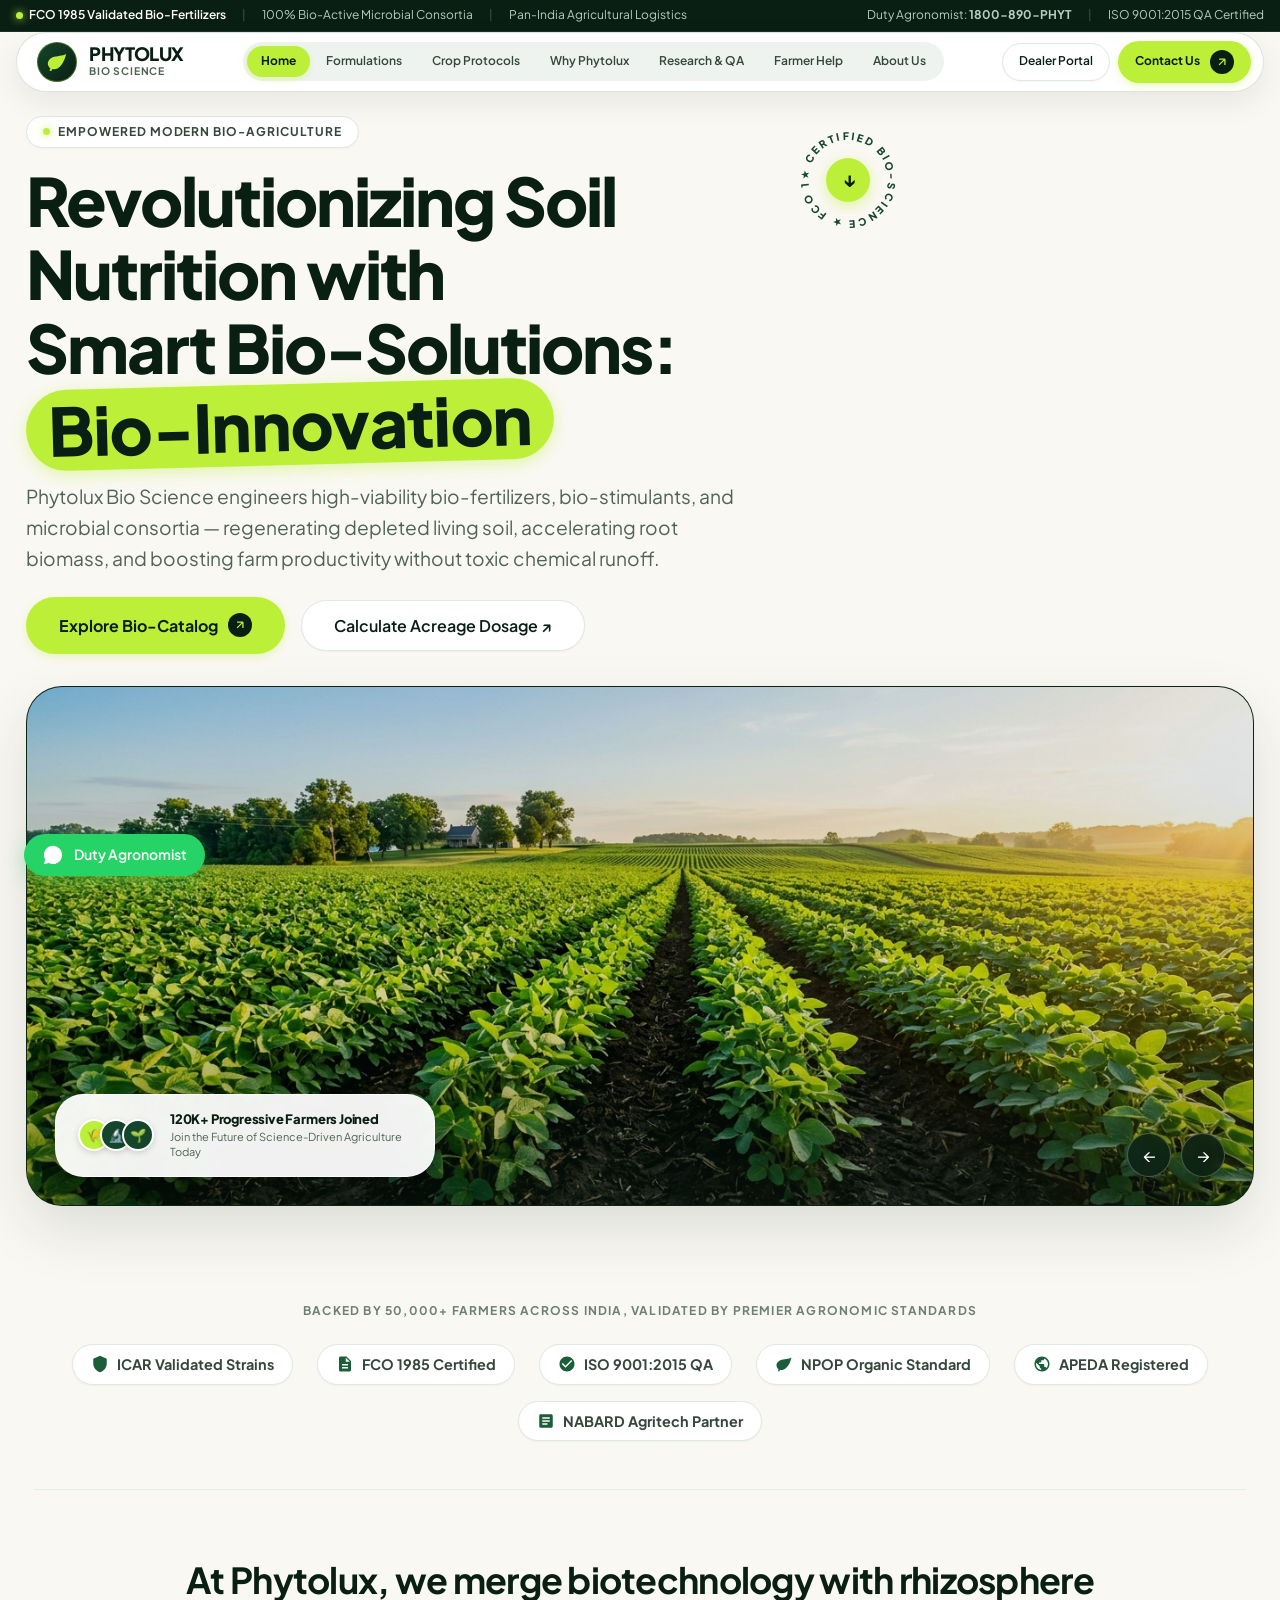
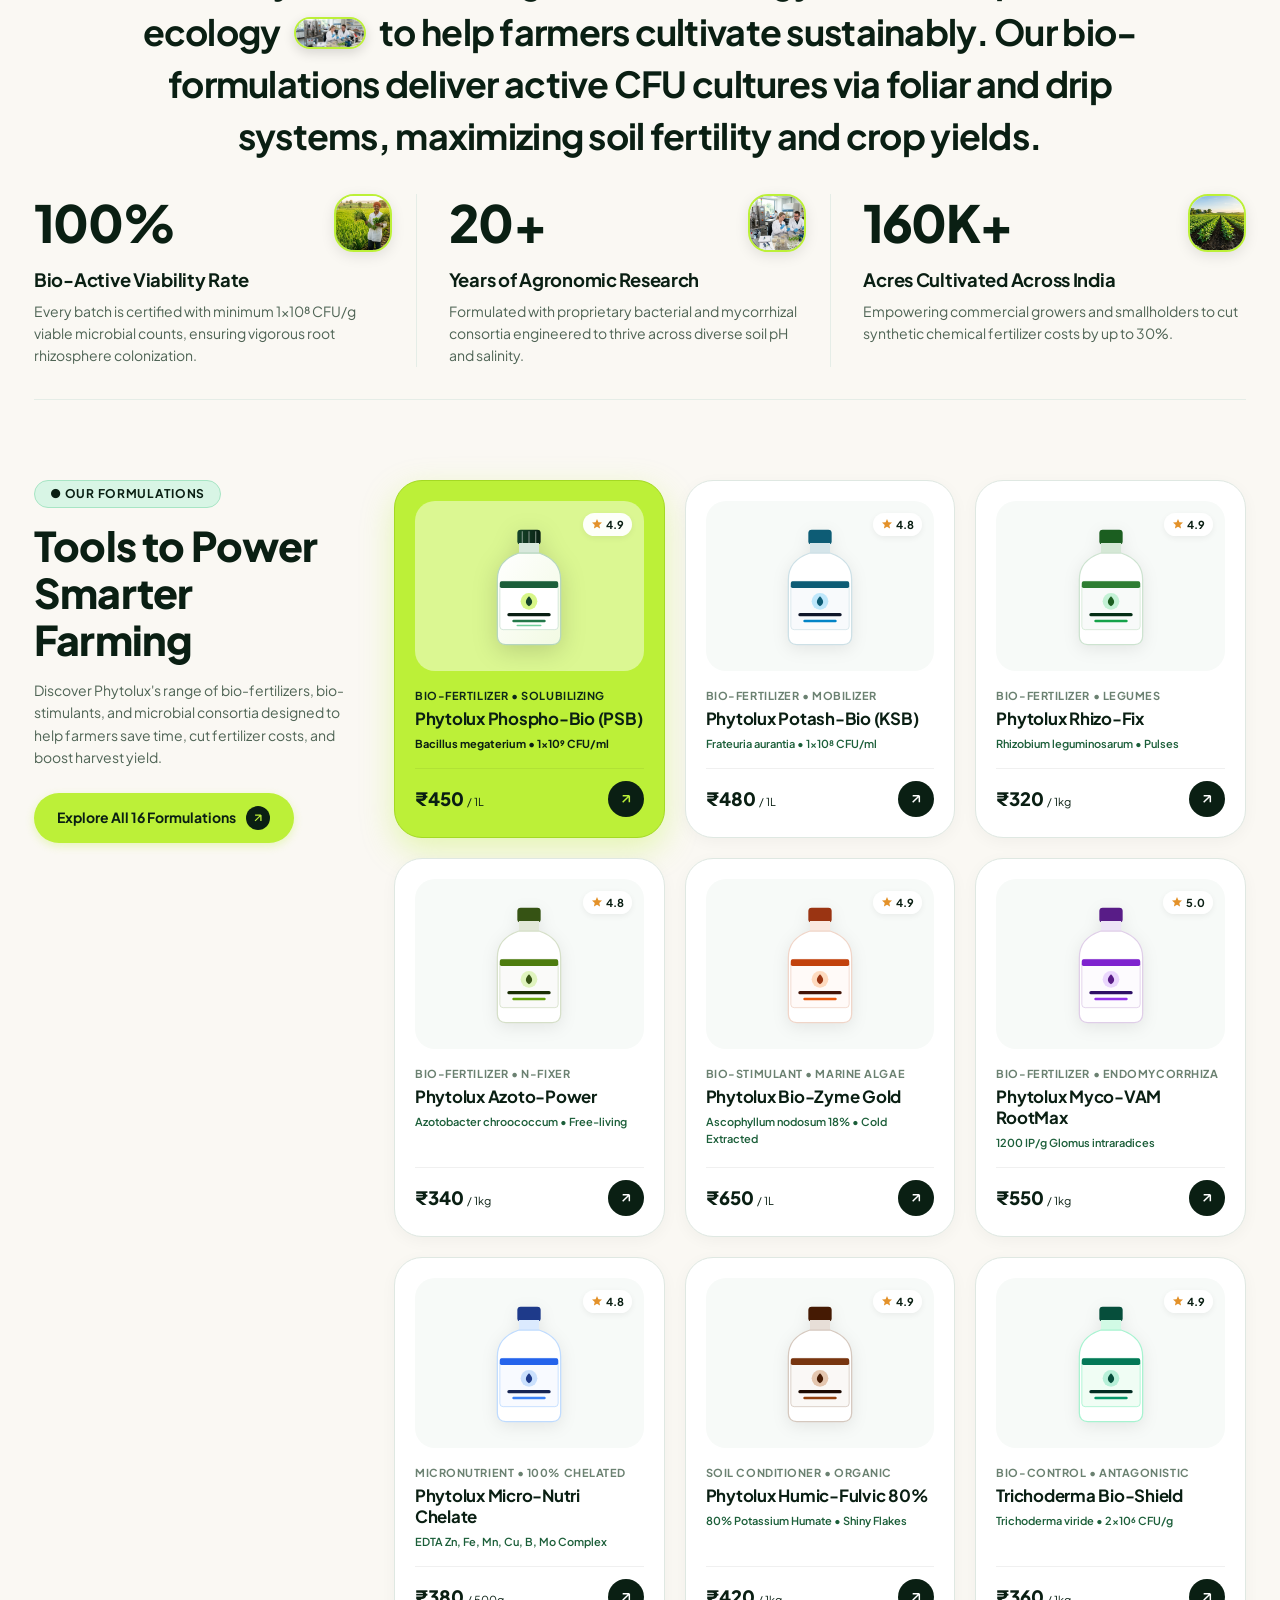
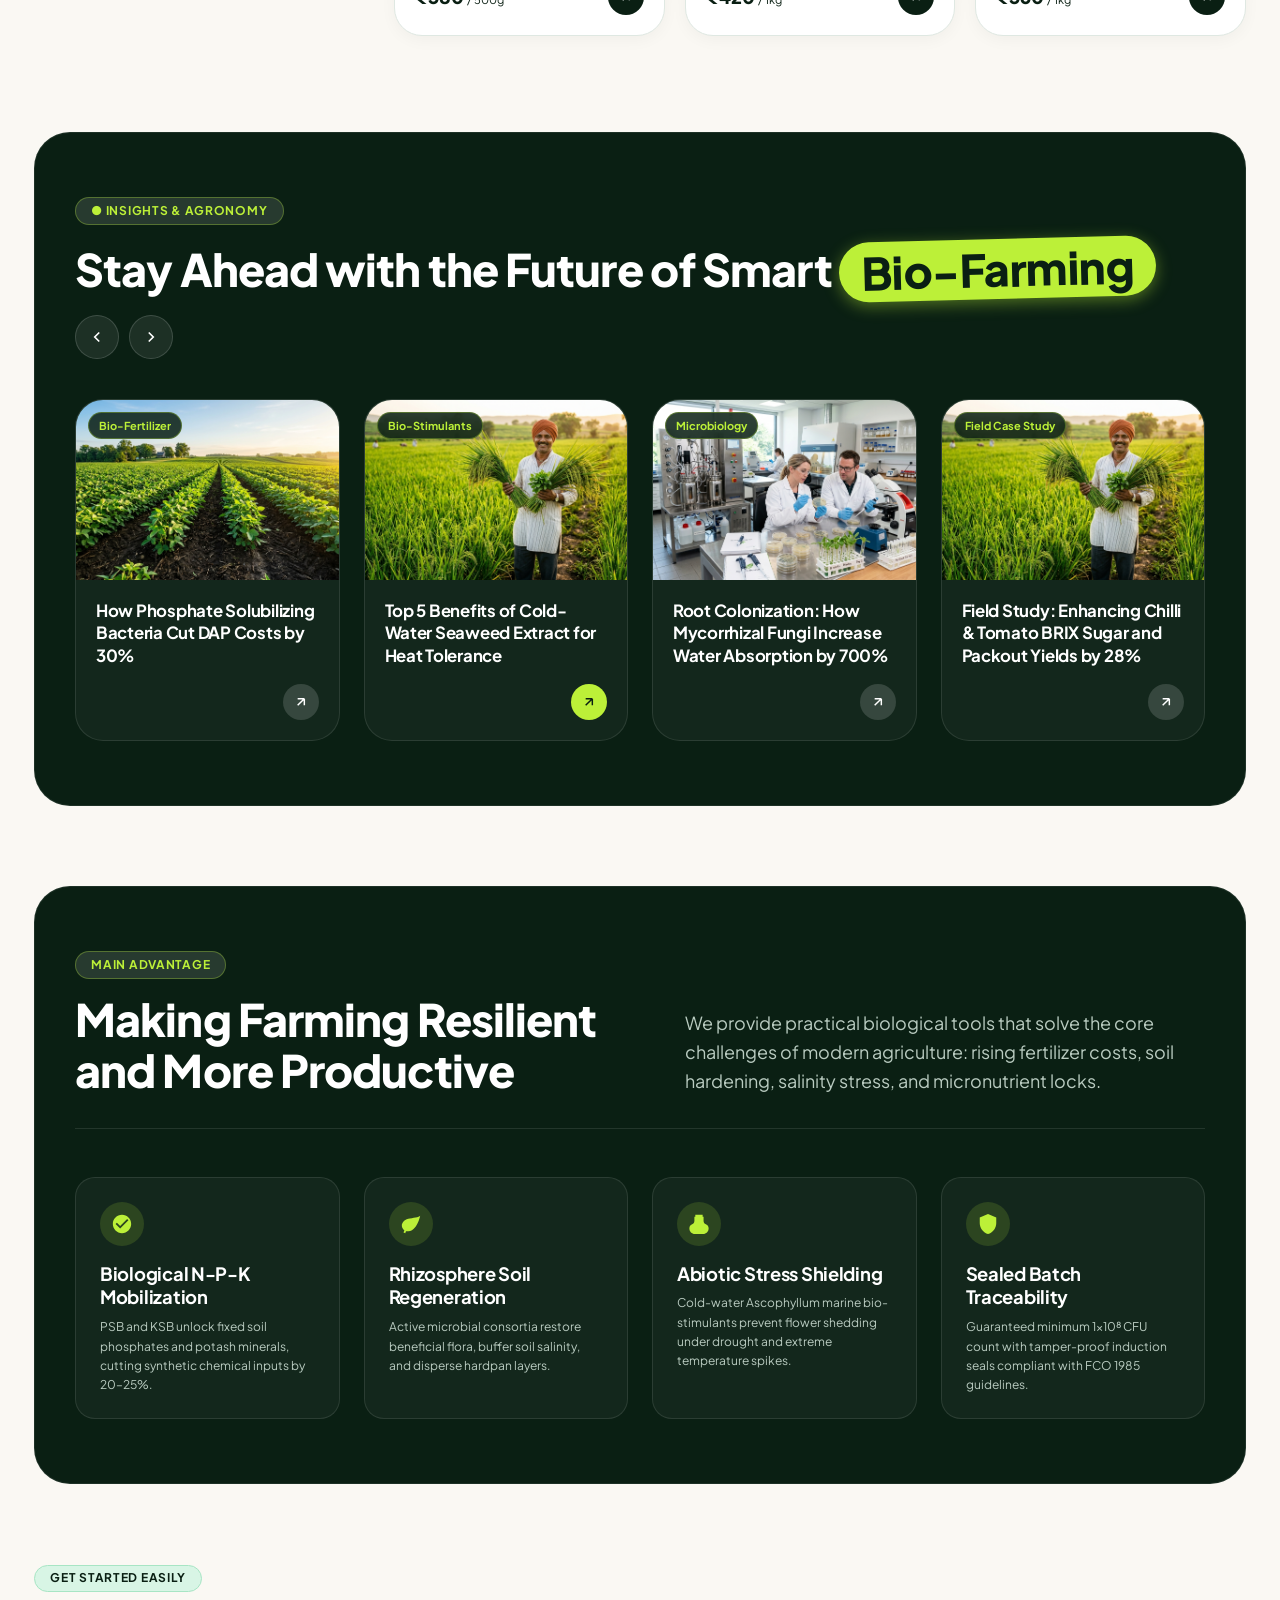
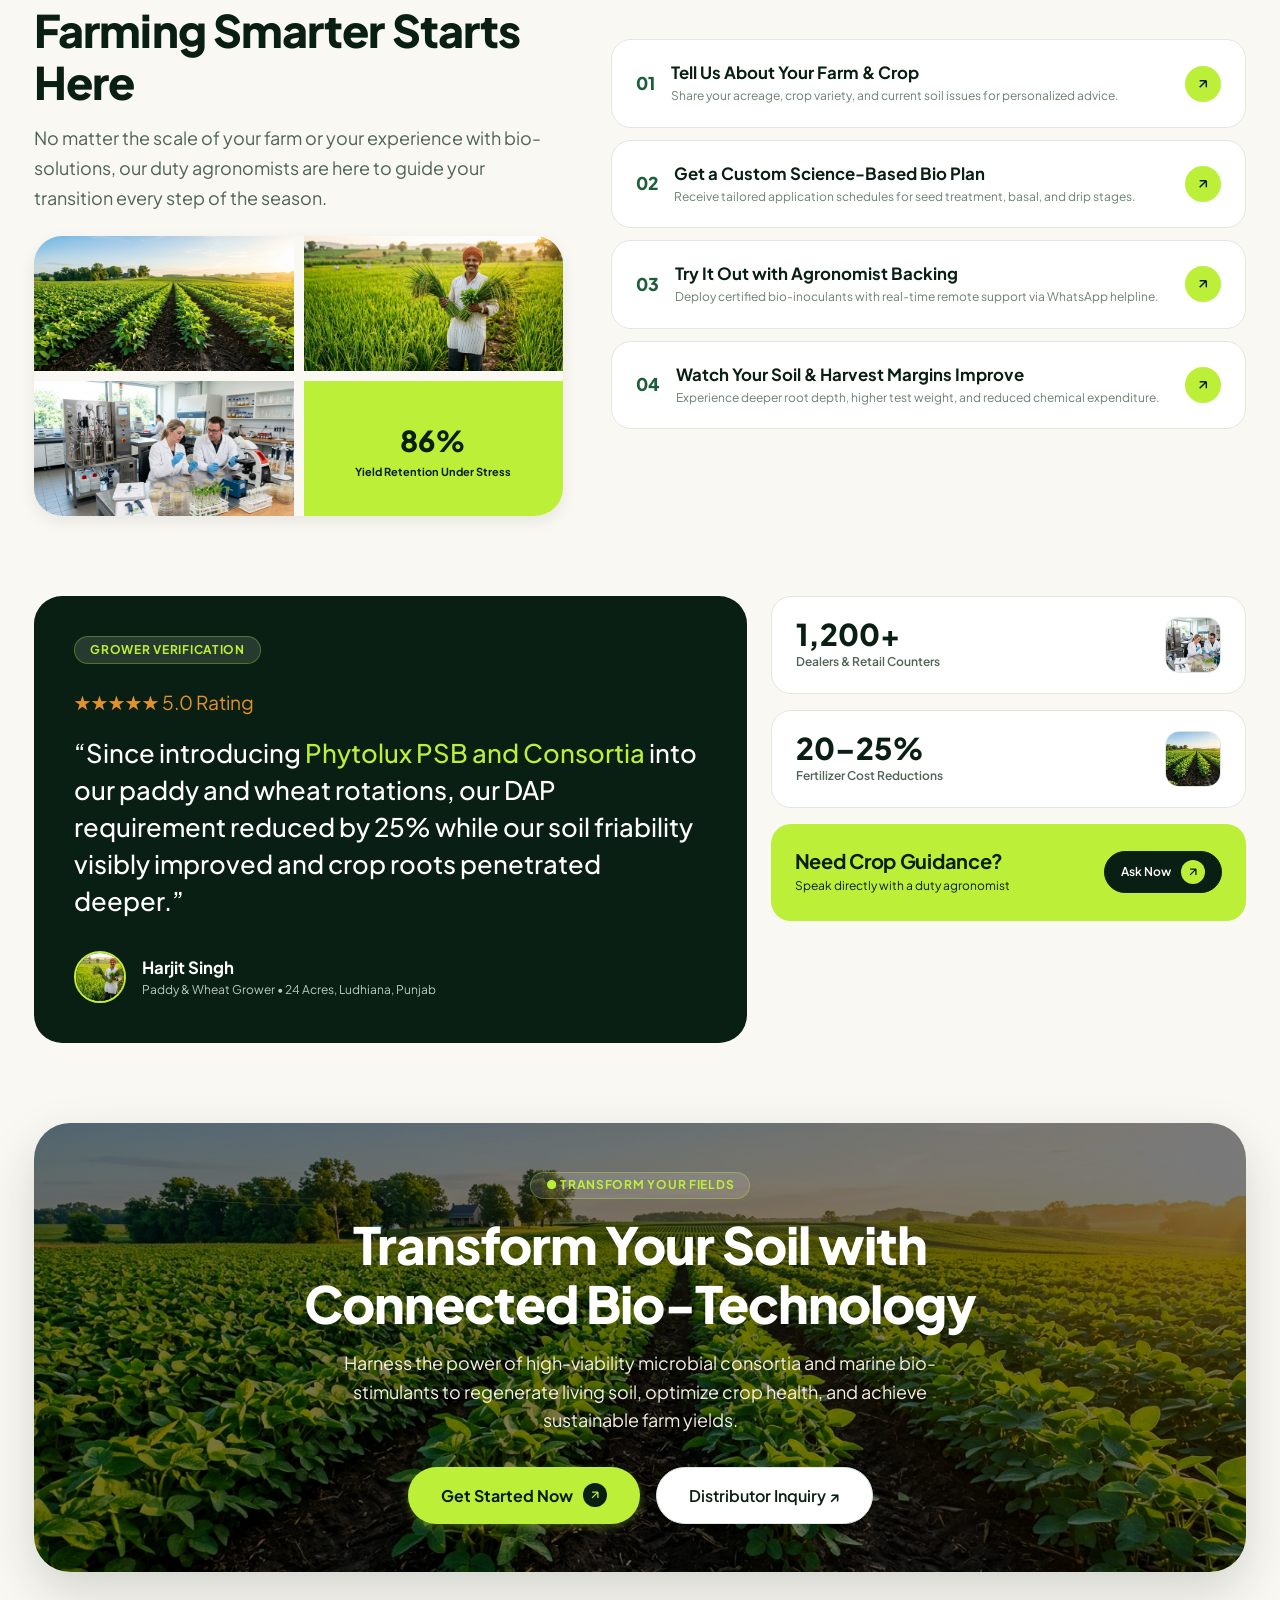
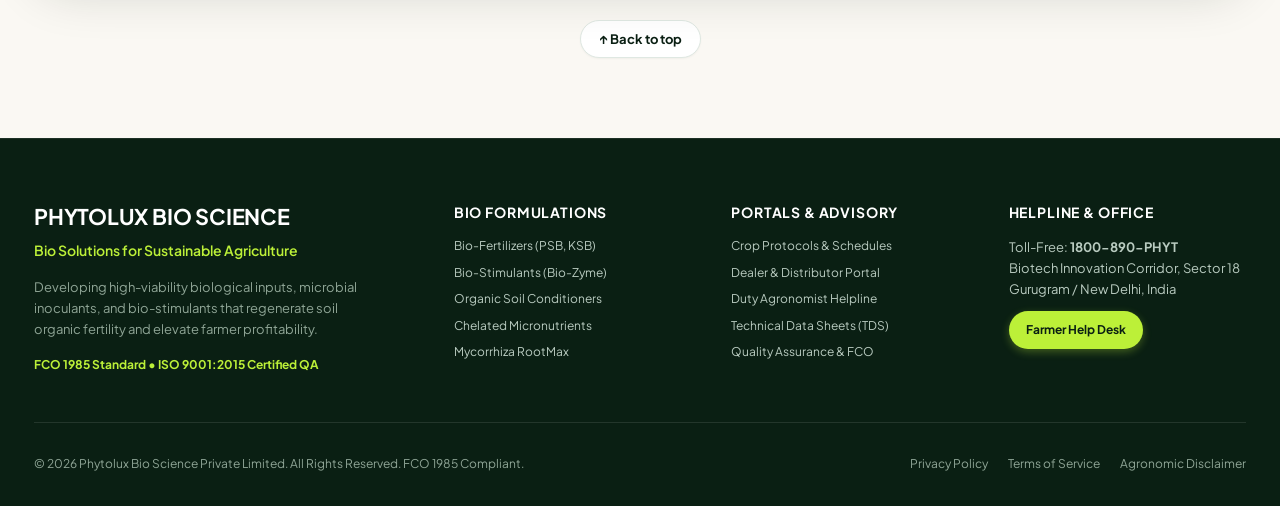
<file: index.html>
<!DOCTYPE html>
<html lang="en">
<head>
  <meta charset="UTF-8">
  <meta name="viewport" content="width=device-width, initial-scale=1.0">
  <title>Phytolux Bio Science | Bio Solutions for Sustainable Agriculture</title>
  <meta name="description" content="Science-driven bio-fertilizers, bio-stimulants, and sustainable crop nutrition solutions engineered to regenerate soil health and maximize farmer yields.">

  <!-- Typography: Plus Jakarta Sans -->
  <link rel="preconnect" href="https://fonts.googleapis.com">
  <link rel="preconnect" href="https://fonts.gstatic.com" crossorigin>
  <link href="https://fonts.googleapis.com/css2?family=Plus+Jakarta+Sans:wght@400;500;600;700;800&display=swap" rel="stylesheet">

  <!-- Stylesheets -->
  <link rel="stylesheet" href="css/variables.css">
  <link rel="stylesheet" href="css/base.css">
  <link rel="stylesheet" href="css/components.css">
  <link rel="stylesheet" href="css/sections.css">
  <link rel="stylesheet" href="css/responsive.css">
</head>
<body>

  <!-- Top Announcement / Ticker Strip (From Reference UI) -->
  <aside class="top-ticker-bar" aria-label="Regulatory Compliance Announcement">
    <div class="top-ticker-inner">
      <div class="ticker-left-items">
        <span class="ticker-badge-dot">
          <span class="pulse-green-dot"></span> FCO 1985 Validated Bio-Fertilizers
        </span>
        <span style="opacity: 0.3;">|</span>
        <span>100% Bio-Active Microbial Consortia</span>
        <span style="opacity: 0.3;">|</span>
        <span>Pan-India Agricultural Logistics</span>
      </div>
      <div class="ticker-right-links">
        <a href="tel:18008907498" class="ticker-link">Duty Agronomist: <strong>1800-890-PHYT</strong></a>
        <span style="opacity: 0.3;">|</span>
        <a href="quality-compliance.html" class="ticker-link">ISO 9001:2015 QA Certified</a>
      </div>
    </div>
  </aside>

  <!-- Floating Island Navigation Header (Inspired by Image 1 & 3) -->
  <header class="site-header">
    <div class="site-header-inner">
      <nav class="site-nav-island" aria-label="Main Navigation">
        <!-- Brand Logo -->
        <a href="index.html" class="brand-pill" aria-label="Phytolux Bio Science Home">
          <div class="brand-logo-icon">
            <svg viewBox="0 0 24 24"><path d="M17 8C8 10 5.9 16.17 3.82 21.34l1.89.66.95-2.3c.48.17.98.3 1.34.3C19 20 22 3 22 3c-1 2-8 2.25-13 3.25S2 11.5 2 13.5c0 3.5 3 6.5 7 6.5 1.38 0 2.82-.44 4.09-1.24C16.89 16.32 18.23 11.96 17 8z"/></svg>
          </div>
          <div class="brand-title-wrap">
            <span class="brand-title">PHYTOLUX</span>
            <span class="brand-tagline">Bio Science</span>
          </div>
        </a>

        <!-- Capsule Nav Pills (Multi-Page Website Links) -->
        <div class="nav-pill-group">
          <a href="index.html" class="nav-pill active">Home</a>
          <a href="products.html" class="nav-pill">Formulations</a>
          <a href="crop-solutions.html" class="nav-pill">Crop Protocols</a>
          <a href="why-phytolux.html" class="nav-pill">Why Phytolux</a>
          <a href="quality-compliance.html" class="nav-pill">Research & QA</a>
          <a href="farmer-advisory.html" class="nav-pill">Farmer Help</a>
          <a href="about.html" class="nav-pill">About Us</a>
        </div>

        <!-- Right Action Pill Button (Arrow style) -->
        <div class="header-action-group">
          <a href="dealer.html" class="btn btn-white btn-sm" style="display: none;" id="btn-desktop-dealer">Dealer Portal</a>
          <a href="contact.html" class="btn btn-lime btn-sm">
            Contact Us
            <span class="btn-arrow-circle">
              <svg viewBox="0 0 24 24"><path d="M7 17L17 7M17 7H7M17 7V17"/></svg>
            </span>
          </a>
          <button type="button" class="hamburger-pill-btn" aria-label="Open Navigation Drawer">
            <svg viewBox="0 0 24 24"><path d="M3 18h18v-2H3v2zm0-5h18v-2H3v2zm0-7v2h18V6H3z"/></svg>
          </button>
        </div>
      </nav>
    </div>
  </header>

  <!-- Mobile Drawer Menu -->
  <div class="mobile-nav-drawer" id="mobile-nav-drawer">
    <div class="drawer-panel">
      <div>
        <div class="drawer-header">
          <div style="font-weight: 800; font-size: 1.2rem; color: var(--green-950);">PHYTOLUX BIO SCIENCE</div>
          <button type="button" id="btn-close-drawer" style="font-size: 1.5rem; color: var(--slate-700); cursor: pointer; background:none; border:none;">&times;</button>
        </div>
        <div class="drawer-links">
          <a href="index.html" class="drawer-link active">Home</a>
          <a href="products.html" class="drawer-link">Formulations & Catalog</a>
          <a href="crop-solutions.html" class="drawer-link">Crop Protocols & Calculator</a>
          <a href="why-phytolux.html" class="drawer-link">Why Phytolux (5 Pillars)</a>
          <a href="quality-compliance.html" class="drawer-link">Quality & FCO Compliance</a>
          <a href="farmer-advisory.html" class="drawer-link">Farmer Advisory Help Desk</a>
          <a href="resources.html" class="drawer-link">Research & Brochures</a>
          <a href="dealer.html" class="drawer-link">Dealer & Distributor Network</a>
          <a href="about.html" class="drawer-link">About Phytolux</a>
          <a href="contact.html" class="drawer-link">Contact Us</a>
        </div>
      </div>
      <div style="border-top: 1px solid var(--slate-200); padding-top: 16px;">
        <a href="farmer-advisory.html" class="btn btn-lime btn-block">
          WhatsApp Agronomist
          <span class="btn-arrow-circle"><svg viewBox="0 0 24 24"><path d="M7 17L17 7M17 7H7M17 7V17"/></svg></span>
        </a>
      </div>
    </div>
  </div>

  <main id="main-content">

    <!-- =======================================================================
         HERO SHOWCASE: Exact Greenstead Layout (Inspired by Reference Image 1)
         Top editorial headline + Rotating seal + Large rounded landscape frame
         ======================================================================= -->
    <section class="hero-wrapper">
      <div class="hero-top-intro">
        <!-- Rotating Circular Stamp Seal Badge (From Greenstead) -->
        <div class="rotating-stamp-badge" aria-hidden="true">
          <svg class="rotating-stamp-svg" viewBox="0 0 100 100">
            <defs>
              <path id="stampCirclePath" d="M 50, 50 m -37, 0 a 37,37 0 1,1 74,0 a 37,37 0 1,1 -74,0" />
            </defs>
            <text font-size="9.5" font-weight="800" fill="#15452a" letter-spacing="2">
              <textPath href="#stampCirclePath">
                ★ CERTIFIED BIO-SCIENCE ★ FCO 1985 COMPLIANT
              </textPath>
            </text>
          </svg>
          <div class="rotating-stamp-center-btn">↓</div>
        </div>

        <span class="hero-pill-top">
          <span class="pulse-green-dot"></span> Empowered Modern Bio-Agriculture
        </span>

        <h1 class="hero-headline-greenstead">
          Revolutionizing Soil Nutrition with<br>
          Smart Bio-Solutions: <span class="lime-capsule-badge">Bio-Innovation</span>
        </h1>

        <p class="hero-subtext-greenstead">
          Phytolux Bio Science engineers high-viability bio-fertilizers, bio-stimulants, and microbial consortia — regenerating depleted living soil, accelerating root biomass, and boosting farm productivity without toxic chemical runoff.
        </p>

        <div class="hero-cta-group">
          <a href="products.html" class="btn btn-lime btn-lg">
            Explore Bio-Catalog
            <span class="btn-arrow-circle">
              <svg viewBox="0 0 24 24"><path d="M7 17L17 7M17 7H7M17 7V17"/></svg>
            </span>
          </a>
          <a href="crop-solutions.html" class="btn btn-white btn-lg">
            Calculate Acreage Dosage ↗
          </a>
        </div>
      </div>

      <!-- Large Rounded Landscape Showcase Card Frame -->
      <div class="hero-card-frame">
        <div class="hero-backdrop-img">
          <img src="assets/images/hero-farm.jpg" alt="Lush fertile agricultural farmland supported by Phytolux bio-solutions" fetchpriority="high">
        </div>
        <div class="hero-overlay-subtle"></div>

        <!-- Floating Glass Card on Bottom-Left inside the photo (Greenstead signature detail) -->
        <div class="hero-floating-card-bottom-left">
          <div class="chip-avatar-stack">
            <div class="chip-avatar">🌾</div>
            <div class="chip-avatar">🔬</div>
            <div class="chip-avatar">🌱</div>
          </div>
          <div class="floating-card-details">
            <h5>120K+ Progressive Farmers Joined</h5>
            <p>Join the Future of Science-Driven Agriculture Today</p>
          </div>
        </div>

        <!-- Carousel navigation arrows on Bottom-Right -->
        <div class="hero-carousel-controls">
          <button class="hero-nav-arrow-btn" aria-label="Previous image">←</button>
          <button class="hero-nav-arrow-btn" aria-label="Next image">→</button>
        </div>
      </div>
    </section>

    <!-- =======================================================================
         TRUST & CERTIFICATION LOGO CLOUD (From Greenstead)
         ======================================================================= -->
    <div class="container">
      <div class="trust-strip">
        <div class="trust-strip-title">Backed by 50,000+ Farmers Across India, Validated by Premier Agronomic Standards</div>
        <div class="trust-logo-row">
          <div class="trust-logo-item">
            <svg viewBox="0 0 24 24"><path d="M12 1L3 5v6c0 5.55 3.84 10.74 9 12 5.16-1.26 9-6.45 9-12V5l-9-4z"/></svg>
            <span>ICAR Validated Strains</span>
          </div>
          <div class="trust-logo-item">
            <svg viewBox="0 0 24 24"><path d="M14 2H6c-1.1 0-1.99.9-1.99 2L4 20c0 1.1.89 2 1.99 2H18c1.1 0 2-.9 2-2V8l-6-6zm2 16H8v-2h8v2zm0-4H8v-2h8v2zm-3-5V3.5L18.5 9H13z"/></svg>
            <span>FCO 1985 Certified</span>
          </div>
          <div class="trust-logo-item">
            <svg viewBox="0 0 24 24"><path d="M12 2C6.48 2 2 6.48 2 12s4.48 10 10 10 10-4.48 10-10S17.52 2 12 2zm-2 15l-5-5 1.41-1.41L10 14.17l7.59-7.59L19 8l-9 9z"/></svg>
            <span>ISO 9001:2015 QA</span>
          </div>
          <div class="trust-logo-item">
            <svg viewBox="0 0 24 24"><path d="M17 8C8 10 5.9 16.17 3.82 21.34l1.89.66.95-2.3c.48.17.98.3 1.34.3C19 20 22 3 22 3c-1 2-8 2.25-13 3.25S2 11.5 2 13.5c0 3.5 3 6.5 7 6.5 1.38 0 2.82-.44 4.09-1.24C16.89 16.32 18.23 11.96 17 8z"/></svg>
            <span>NPOP Organic Standard</span>
          </div>
          <div class="trust-logo-item">
            <svg viewBox="0 0 24 24"><path d="M12 2C6.48 2 2 6.48 2 12s4.48 10 10 10 10-4.48 10-10S17.52 2 12 2zm-1 17.93c-3.95-.49-7-3.85-7-7.93 0-.62.08-1.21.21-1.79L9 15v1c0 1.1.9 2 2 2v1.93zm6.9-2.54c-.26-.81-1-1.39-1.9-1.39h-1v-3c0-.55-.45-1-1-1H8v-2h2c.55 0 1-.45 1-1V7h2c1.1 0 2-.9 2-2v-.41c2.93 1.19 5 4.06 5 7.41 0 2.08-.8 3.97-2.1 5.39z"/></svg>
            <span>APEDA Registered</span>
          </div>
          <div class="trust-logo-item">
            <svg viewBox="0 0 24 24"><path d="M19 3H5c-1.1 0-2 .9-2 2v14c0 1.1.9 2 2 2h14c1.1 0 2-.9 2-2V5c0-1.1-.9-2-2-2zm-5 14H7v-2h7v2zm3-4H7v-2h10v2zm0-4H7V7h10v2z"/></svg>
            <span>NABARD Agritech Partner</span>
          </div>
        </div>
      </div>
    </div>

    <!-- =======================================================================
         EDITORIAL MISSION WITH INLINE PHOTO PILL (From Greenstead Reference)
         ======================================================================= -->
    <section class="container" style="margin-bottom: var(--space-16);">
      <div style="max-width: 1040px; margin: 0 auto; text-align: center;">
        <p style="font-size: clamp(1.6rem, 2.8vw, 2.5rem); font-weight: 700; line-height: 1.45; color: var(--green-950); letter-spacing: -0.02em;">
          At Phytolux, we merge biotechnology with rhizosphere ecology 
          <span class="inline-photo-pill" title="Phytolux sterile bio-fermentation laboratory">
            <img src="assets/images/lab-science.jpg" alt="Lab Research Microbes">
          </span>
          to help farmers cultivate sustainably. Our bio-formulations deliver active CFU cultures via foliar and drip systems, maximizing soil fertility and crop yields.
        </p>
      </div>

      <!-- 3-Column Stats with Mini Thumbnail Photos (From Greenstead) -->
      <div class="stat-thumbnail-group">
        <!-- Stat 1 -->
        <div class="stat-thumb-col">
          <div class="stat-thumb-header">
            <span class="stat-big-num">100%</span>
            <div class="stat-thumb-photo">
              <img src="assets/images/farmer-field.jpg" alt="Farmer inspecting wheat leaf health">
            </div>
          </div>
          <h4>Bio-Active Viability Rate</h4>
          <p>Every batch is certified with minimum 1×10⁸ CFU/g viable microbial counts, ensuring vigorous root rhizosphere colonization.</p>
        </div>

        <!-- Stat 2 -->
        <div class="stat-thumb-col">
          <div class="stat-thumb-header">
            <span class="stat-big-num">20+</span>
            <div class="stat-thumb-photo">
              <img src="assets/images/lab-science.jpg" alt="Microbiologist in bio-fermentation laboratory">
            </div>
          </div>
          <h4>Years of Agronomic Research</h4>
          <p>Formulated with proprietary bacterial and mycorrhizal consortia engineered to thrive across diverse soil pH and salinity.</p>
        </div>

        <!-- Stat 3 -->
        <div class="stat-thumb-col">
          <div class="stat-thumb-header">
            <span class="stat-big-num">160K+</span>
            <div class="stat-thumb-photo">
              <img src="assets/images/hero-farm.jpg" alt="Agricultural drone over crop terrace">
            </div>
          </div>
          <h4>Acres Cultivated Across India</h4>
          <p>Empowering commercial growers and smallholders to cut synthetic chemical fertilizer costs by up to 30%.</p>
        </div>
      </div>
    </section>

    <!-- =======================================================================
         TOOLS TO POWER SMARTER FARMING: 9-Card Grid (From Greenstead Reference)
         Card 1 in Bright Sprout Lime (#bcf038), Cards 2-9 in Clean White
         ======================================================================= -->
    <section class="container">
      <div class="greenstead-products-section">
        <!-- Left Sticky Intro Column -->
        <div class="products-intro-col">
          <span class="pill-tag pill-tag-green" style="margin-bottom: 14px;">● Our Formulations</span>
          <h2 style="font-size: clamp(2rem, 3.2vw, 2.75rem); color: var(--green-950); line-height: 1.15; margin-bottom: 16px; font-weight: 800; letter-spacing: -0.02em;">
            Tools to Power Smarter Farming
          </h2>
          <p style="font-size: var(--font-size-sm); color: var(--slate-600); line-height: 1.6; margin-bottom: 24px;">
            Discover Phytolux's range of bio-fertilizers, bio-stimulants, and microbial consortia designed to help farmers save time, cut fertilizer costs, and boost harvest yield.
          </p>
          <a href="products.html" class="btn btn-lime">
            Explore All 16 Formulations
            <span class="btn-arrow-circle"><svg viewBox="0 0 24 24"><path d="M7 17L17 7M17 7H7M17 7V17"/></svg></span>
          </a>
        </div>

        <!-- Right 3x3 Grid with Embedded SVG Vector Packaging Renders -->
        <div class="greenstead-product-grid">

          <!-- Card 1: The Featured Hero Card in Bright Sprout Lime (Greenstead Image 1) -->
          <article class="product-card-greenstead featured-lime">
            <div class="product-card-visual">
              <span class="product-card-rating">
                <svg viewBox="0 0 24 24"><path d="M12 17.27L18.18 21l-1.64-7.03L22 9.24l-7.19-.61L12 2 9.19 8.63 2 9.24l5.46 4.73L5.82 21z"/></svg>
                4.9
              </span>
              <!-- Crisp Vector Bottle SVG -->
              <svg viewBox="0 0 120 150" style="width: 100px; height: 135px; filter: drop-shadow(0 6px 12px rgba(0,0,0,0.15));">
                <defs>
                  <linearGradient id="g-lime-bot" x1="0%" y1="0%" x2="100%" y2="100%">
                    <stop offset="0%" stop-color="#ffffff"/>
                    <stop offset="100%" stop-color="#f2fae3"/>
                  </linearGradient>
                  <linearGradient id="g-lime-cap" x1="0%" y1="0%" x2="100%" y2="0%">
                    <stop offset="0%" stop-color="#15452a"/>
                    <stop offset="100%" stop-color="#0a1f13"/>
                  </linearGradient>
                </defs>
                <rect x="46" y="8" width="28" height="18" rx="4" fill="url(#g-lime-cap)"/>
                <line x1="52" y1="10" x2="52" y2="24" stroke="rgba(255,255,255,0.4)" stroke-width="1.5"/>
                <line x1="60" y1="10" x2="60" y2="24" stroke="rgba(255,255,255,0.4)" stroke-width="1.5"/>
                <line x1="68" y1="10" x2="68" y2="24" stroke="rgba(255,255,255,0.4)" stroke-width="1.5"/>
                <rect x="48" y="24" width="24" height="12" fill="#d8e8dc"/>
                <path d="M 48 36 C 30 42 22 52 22 68 L 22 136 C 22 142 26 146 32 146 L 88 146 C 94 146 98 142 98 136 L 98 68 C 98 52 90 42 72 36 Z" fill="url(#g-lime-bot)" stroke="#b5d6be" stroke-width="1.5"/>
                <rect x="25" y="70" width="70" height="58" rx="4" fill="#ffffff" stroke="#cde3d4" stroke-width="1"/>
                <rect x="25" y="70" width="70" height="8" rx="2" fill="#1b5e39"/>
                <circle cx="60" cy="94" r="10" fill="#bcf038" opacity="0.6"/>
                <path d="M 60 88 C 55 93 55 97 60 100 C 65 97 65 93 60 88 Z" fill="#15452a"/>
                <rect x="34" y="108" width="52" height="4" rx="2" fill="#0a1f13"/>
                <rect x="40" y="116" width="40" height="3" rx="1.5" fill="#23784a"/>
                <rect x="45" y="122" width="30" height="2" rx="1" fill="#71cf9d"/>
              </svg>
            </div>
            <div class="product-card-info">
              <span class="product-card-category">Bio-Fertilizer • Solubilizing</span>
              <h3 class="product-card-title">Phytolux Phospho-Bio (PSB)</h3>
              <span class="product-card-spec-tag">Bacillus megaterium • 1×10⁹ CFU/ml</span>
            </div>
            <div class="product-card-footer">
              <span class="product-card-price">₹450 <small style="font-size:11px; font-weight:normal;">/ 1L</small></span>
              <a href="product-detail.html?id=psb" class="product-card-circle-btn" aria-label="View PSB details">
                <svg viewBox="0 0 24 24"><path d="M7 17L17 7M17 7H7M17 7V17"/></svg>
              </a>
            </div>
          </article>

          <!-- Card 2: Potash-Bio (KSB) -->
          <article class="product-card-greenstead">
            <div class="product-card-visual">
              <span class="product-card-rating">
                <svg viewBox="0 0 24 24"><path d="M12 17.27L18.18 21l-1.64-7.03L22 9.24l-7.19-.61L12 2 9.19 8.63 2 9.24l5.46 4.73L5.82 21z"/></svg>
                4.8
              </span>
              <svg viewBox="0 0 120 150" style="width: 100px; height: 135px; filter: drop-shadow(0 4px 8px rgba(0,0,0,0.08));">
                <rect x="46" y="8" width="28" height="18" rx="4" fill="#0d5c75"/>
                <rect x="48" y="24" width="24" height="12" fill="#d5e5ea"/>
                <path d="M 48 36 C 30 42 22 52 22 68 L 22 136 C 22 142 26 146 32 146 L 88 146 C 94 146 98 142 98 136 L 98 68 C 98 52 90 42 72 36 Z" fill="#ffffff" stroke="#cde0e6" stroke-width="1.5"/>
                <rect x="25" y="70" width="70" height="58" rx="4" fill="#f8fafc" stroke="#d5e5ea" stroke-width="1"/>
                <rect x="25" y="70" width="70" height="8" rx="2" fill="#0d5c75"/>
                <circle cx="60" cy="94" r="10" fill="#38bdf8" opacity="0.3"/>
                <path d="M 60 88 C 55 93 55 97 60 100 C 65 97 65 93 60 88 Z" fill="#0d5c75"/>
                <rect x="34" y="108" width="52" height="4" rx="2" fill="#0f172a"/>
                <rect x="40" y="116" width="40" height="3" rx="1.5" fill="#0284c7"/>
              </svg>
            </div>
            <div class="product-card-info">
              <span class="product-card-category">Bio-Fertilizer • Mobilizer</span>
              <h3 class="product-card-title">Phytolux Potash-Bio (KSB)</h3>
              <span class="product-card-spec-tag">Frateuria aurantia • 1×10⁸ CFU/ml</span>
            </div>
            <div class="product-card-footer">
              <span class="product-card-price">₹480 <small style="font-size:11px; font-weight:normal;">/ 1L</small></span>
              <a href="product-detail.html?id=ksb" class="product-card-circle-btn" aria-label="View KSB details">
                <svg viewBox="0 0 24 24"><path d="M7 17L17 7M17 7H7M17 7V17"/></svg>
              </a>
            </div>
          </article>

          <!-- Card 3: Rhizo-Fix (Rhizobium) -->
          <article class="product-card-greenstead">
            <div class="product-card-visual">
              <span class="product-card-rating">
                <svg viewBox="0 0 24 24"><path d="M12 17.27L18.18 21l-1.64-7.03L22 9.24l-7.19-.61L12 2 9.19 8.63 2 9.24l5.46 4.73L5.82 21z"/></svg>
                4.9
              </span>
              <svg viewBox="0 0 120 150" style="width: 100px; height: 135px; filter: drop-shadow(0 4px 8px rgba(0,0,0,0.08));">
                <rect x="46" y="8" width="28" height="18" rx="4" fill="#1b5e20"/>
                <rect x="48" y="24" width="24" height="12" fill="#d5e8d6"/>
                <path d="M 48 36 C 30 42 22 52 22 68 L 22 136 C 22 142 26 146 32 146 L 88 146 C 94 146 98 142 98 136 L 98 68 C 98 52 90 42 72 36 Z" fill="#ffffff" stroke="#cde3d0" stroke-width="1.5"/>
                <rect x="25" y="70" width="70" height="58" rx="4" fill="#f8faf9" stroke="#d5e8d6" stroke-width="1"/>
                <rect x="25" y="70" width="70" height="8" rx="2" fill="#2e7d32"/>
                <circle cx="60" cy="94" r="10" fill="#4ade80" opacity="0.3"/>
                <path d="M 60 88 C 55 93 55 97 60 100 C 65 97 65 93 60 88 Z" fill="#1b5e20"/>
                <rect x="34" y="108" width="52" height="4" rx="2" fill="#052e16"/>
                <rect x="40" y="116" width="40" height="3" rx="1.5" fill="#16a34a"/>
              </svg>
            </div>
            <div class="product-card-info">
              <span class="product-card-category">Bio-Fertilizer • Legumes</span>
              <h3 class="product-card-title">Phytolux Rhizo-Fix</h3>
              <span class="product-card-spec-tag">Rhizobium leguminosarum • Pulses</span>
            </div>
            <div class="product-card-footer">
              <span class="product-card-price">₹320 <small style="font-size:11px; font-weight:normal;">/ 1kg</small></span>
              <a href="product-detail.html?id=rhizo-fix" class="product-card-circle-btn" aria-label="View Rhizo-Fix details">
                <svg viewBox="0 0 24 24"><path d="M7 17L17 7M17 7H7M17 7V17"/></svg>
              </a>
            </div>
          </article>

          <!-- Card 4: Azoto-Power (Azotobacter) -->
          <article class="product-card-greenstead">
            <div class="product-card-visual">
              <span class="product-card-rating">
                <svg viewBox="0 0 24 24"><path d="M12 17.27L18.18 21l-1.64-7.03L22 9.24l-7.19-.61L12 2 9.19 8.63 2 9.24l5.46 4.73L5.82 21z"/></svg>
                4.8
              </span>
              <svg viewBox="0 0 120 150" style="width: 100px; height: 135px; filter: drop-shadow(0 4px 8px rgba(0,0,0,0.08));">
                <rect x="46" y="8" width="28" height="18" rx="4" fill="#365314"/>
                <rect x="48" y="24" width="24" height="12" fill="#e2e8d8"/>
                <path d="M 48 36 C 30 42 22 52 22 68 L 22 136 C 22 142 26 146 32 146 L 88 146 C 94 146 98 142 98 136 L 98 68 C 98 52 90 42 72 36 Z" fill="#ffffff" stroke="#d5dfc8" stroke-width="1.5"/>
                <rect x="25" y="70" width="70" height="58" rx="4" fill="#fafaf9" stroke="#d5dfc8" stroke-width="1"/>
                <rect x="25" y="70" width="70" height="8" rx="2" fill="#4d7c0f"/>
                <circle cx="60" cy="94" r="10" fill="#a3e635" opacity="0.3"/>
                <path d="M 60 88 C 55 93 55 97 60 100 C 65 97 65 93 60 88 Z" fill="#365314"/>
                <rect x="34" y="108" width="52" height="4" rx="2" fill="#1a2e05"/>
                <rect x="40" y="116" width="40" height="3" rx="1.5" fill="#65a30d"/>
              </svg>
            </div>
            <div class="product-card-info">
              <span class="product-card-category">Bio-Fertilizer • N-Fixer</span>
              <h3 class="product-card-title">Phytolux Azoto-Power</h3>
              <span class="product-card-spec-tag">Azotobacter chroococcum • Free-living</span>
            </div>
            <div class="product-card-footer">
              <span class="product-card-price">₹340 <small style="font-size:11px; font-weight:normal;">/ 1kg</small></span>
              <a href="product-detail.html?id=azoto-power" class="product-card-circle-btn" aria-label="View Azoto-Power details">
                <svg viewBox="0 0 24 24"><path d="M7 17L17 7M17 7H7M17 7V17"/></svg>
              </a>
            </div>
          </article>

          <!-- Card 5: Bio-Zyme Gold (Seaweed Bio-Stimulant) -->
          <article class="product-card-greenstead">
            <div class="product-card-visual">
              <span class="product-card-rating">
                <svg viewBox="0 0 24 24"><path d="M12 17.27L18.18 21l-1.64-7.03L22 9.24l-7.19-.61L12 2 9.19 8.63 2 9.24l5.46 4.73L5.82 21z"/></svg>
                4.9
              </span>
              <svg viewBox="0 0 120 150" style="width: 100px; height: 135px; filter: drop-shadow(0 4px 8px rgba(0,0,0,0.08));">
                <rect x="46" y="8" width="28" height="18" rx="4" fill="#9a3412"/>
                <rect x="48" y="24" width="24" height="12" fill="#fae8e0"/>
                <path d="M 48 36 C 30 42 22 52 22 68 L 22 136 C 22 142 26 146 32 146 L 88 146 C 94 146 98 142 98 136 L 98 68 C 98 52 90 42 72 36 Z" fill="#ffffff" stroke="#f0d5c8" stroke-width="1.5"/>
                <rect x="25" y="70" width="70" height="58" rx="4" fill="#fffaf8" stroke="#f0d5c8" stroke-width="1"/>
                <rect x="25" y="70" width="70" height="8" rx="2" fill="#c2410c"/>
                <circle cx="60" cy="94" r="10" fill="#fb923c" opacity="0.3"/>
                <path d="M 60 88 C 55 93 55 97 60 100 C 65 97 65 93 60 88 Z" fill="#9a3412"/>
                <rect x="34" y="108" width="52" height="4" rx="2" fill="#431407"/>
                <rect x="40" y="116" width="40" height="3" rx="1.5" fill="#ea580c"/>
              </svg>
            </div>
            <div class="product-card-info">
              <span class="product-card-category">Bio-Stimulant • Marine Algae</span>
              <h3 class="product-card-title">Phytolux Bio-Zyme Gold</h3>
              <span class="product-card-spec-tag">Ascophyllum nodosum 18% • Cold Extracted</span>
            </div>
            <div class="product-card-footer">
              <span class="product-card-price">₹650 <small style="font-size:11px; font-weight:normal;">/ 1L</small></span>
              <a href="product-detail.html?id=bio-zyme" class="product-card-circle-btn" aria-label="View Bio-Zyme details">
                <svg viewBox="0 0 24 24"><path d="M7 17L17 7M17 7H7M17 7V17"/></svg>
              </a>
            </div>
          </article>

          <!-- Card 6: Myco-VAM RootMax -->
          <article class="product-card-greenstead">
            <div class="product-card-visual">
              <span class="product-card-rating">
                <svg viewBox="0 0 24 24"><path d="M12 17.27L18.18 21l-1.64-7.03L22 9.24l-7.19-.61L12 2 9.19 8.63 2 9.24l5.46 4.73L5.82 21z"/></svg>
                5.0
              </span>
              <svg viewBox="0 0 120 150" style="width: 100px; height: 135px; filter: drop-shadow(0 4px 8px rgba(0,0,0,0.08));">
                <rect x="46" y="8" width="28" height="18" rx="4" fill="#581c87"/>
                <rect x="48" y="24" width="24" height="12" fill="#ede4f7"/>
                <path d="M 48 36 C 30 42 22 52 22 68 L 22 136 C 22 142 26 146 32 146 L 88 146 C 94 146 98 142 98 136 L 98 68 C 98 52 90 42 72 36 Z" fill="#ffffff" stroke="#dfcee8" stroke-width="1.5"/>
                <rect x="25" y="70" width="70" height="58" rx="4" fill="#fdfbfe" stroke="#dfcee8" stroke-width="1"/>
                <rect x="25" y="70" width="70" height="8" rx="2" fill="#7e22ce"/>
                <circle cx="60" cy="94" r="10" fill="#c084fc" opacity="0.3"/>
                <path d="M 60 88 C 55 93 55 97 60 100 C 65 97 65 93 60 88 Z" fill="#581c87"/>
                <rect x="34" y="108" width="52" height="4" rx="2" fill="#2e1065"/>
                <rect x="40" y="116" width="40" height="3" rx="1.5" fill="#9333ea"/>
              </svg>
            </div>
            <div class="product-card-info">
              <span class="product-card-category">Bio-Fertilizer • Endomycorrhiza</span>
              <h3 class="product-card-title">Phytolux Myco-VAM RootMax</h3>
              <span class="product-card-spec-tag">1200 IP/g Glomus intraradices</span>
            </div>
            <div class="product-card-footer">
              <span class="product-card-price">₹550 <small style="font-size:11px; font-weight:normal;">/ 1kg</small></span>
              <a href="product-detail.html?id=myco-vam" class="product-card-circle-btn" aria-label="View Myco-VAM details">
                <svg viewBox="0 0 24 24"><path d="M7 17L17 7M17 7H7M17 7V17"/></svg>
              </a>
            </div>
          </article>

          <!-- Card 7: Micro-Nutri Chelate -->
          <article class="product-card-greenstead">
            <div class="product-card-visual">
              <span class="product-card-rating">
                <svg viewBox="0 0 24 24"><path d="M12 17.27L18.18 21l-1.64-7.03L22 9.24l-7.19-.61L12 2 9.19 8.63 2 9.24l5.46 4.73L5.82 21z"/></svg>
                4.8
              </span>
              <svg viewBox="0 0 120 150" style="width: 100px; height: 135px; filter: drop-shadow(0 4px 8px rgba(0,0,0,0.08));">
                <rect x="46" y="8" width="28" height="18" rx="4" fill="#1e3a8a"/>
                <rect x="48" y="24" width="24" height="12" fill="#dbeafe"/>
                <path d="M 48 36 C 30 42 22 52 22 68 L 22 136 C 22 142 26 146 32 146 L 88 146 C 94 146 98 142 98 136 L 98 68 C 98 52 90 42 72 36 Z" fill="#ffffff" stroke="#bfdbfe" stroke-width="1.5"/>
                <rect x="25" y="70" width="70" height="58" rx="4" fill="#f8faff" stroke="#bfdbfe" stroke-width="1"/>
                <rect x="25" y="70" width="70" height="8" rx="2" fill="#2563eb"/>
                <circle cx="60" cy="94" r="10" fill="#60a5fa" opacity="0.3"/>
                <path d="M 60 88 C 55 93 55 97 60 100 C 65 97 65 93 60 88 Z" fill="#1e3a8a"/>
                <rect x="34" y="108" width="52" height="4" rx="2" fill="#172554"/>
                <rect x="40" y="116" width="40" height="3" rx="1.5" fill="#3b82f6"/>
              </svg>
            </div>
            <div class="product-card-info">
              <span class="product-card-category">Micronutrient • 100% Chelated</span>
              <h3 class="product-card-title">Phytolux Micro-Nutri Chelate</h3>
              <span class="product-card-spec-tag">EDTA Zn, Fe, Mn, Cu, B, Mo Complex</span>
            </div>
            <div class="product-card-footer">
              <span class="product-card-price">₹380 <small style="font-size:11px; font-weight:normal;">/ 500g</small></span>
              <a href="product-detail.html?id=micro-nutri" class="product-card-circle-btn" aria-label="View Micro-Nutri details">
                <svg viewBox="0 0 24 24"><path d="M7 17L17 7M17 7H7M17 7V17"/></svg>
              </a>
            </div>
          </article>

          <!-- Card 8: Humic-Fulvic 80% -->
          <article class="product-card-greenstead">
            <div class="product-card-visual">
              <span class="product-card-rating">
                <svg viewBox="0 0 24 24"><path d="M12 17.27L18.18 21l-1.64-7.03L22 9.24l-7.19-.61L12 2 9.19 8.63 2 9.24l5.46 4.73L5.82 21z"/></svg>
                4.9
              </span>
              <svg viewBox="0 0 120 150" style="width: 100px; height: 135px; filter: drop-shadow(0 4px 8px rgba(0,0,0,0.08));">
                <rect x="46" y="8" width="28" height="18" rx="4" fill="#451a03"/>
                <rect x="48" y="24" width="24" height="12" fill="#e7ded7"/>
                <path d="M 48 36 C 30 42 22 52 22 68 L 22 136 C 22 142 26 146 32 146 L 88 146 C 94 146 98 142 98 136 L 98 68 C 98 52 90 42 72 36 Z" fill="#ffffff" stroke="#d5c8be" stroke-width="1.5"/>
                <rect x="25" y="70" width="70" height="58" rx="4" fill="#faf8f6" stroke="#d5c8be" stroke-width="1"/>
                <rect x="25" y="70" width="70" height="8" rx="2" fill="#78350f"/>
                <circle cx="60" cy="94" r="10" fill="#b45309" opacity="0.3"/>
                <path d="M 60 88 C 55 93 55 97 60 100 C 65 97 65 93 60 88 Z" fill="#451a03"/>
                <rect x="34" y="108" width="52" height="4" rx="2" fill="#1c0a02"/>
                <rect x="40" y="116" width="40" height="3" rx="1.5" fill="#92400e"/>
              </svg>
            </div>
            <div class="product-card-info">
              <span class="product-card-category">Soil Conditioner • Organic</span>
              <h3 class="product-card-title">Phytolux Humic-Fulvic 80%</h3>
              <span class="product-card-spec-tag">80% Potassium Humate • Shiny Flakes</span>
            </div>
            <div class="product-card-footer">
              <span class="product-card-price">₹420 <small style="font-size:11px; font-weight:normal;">/ 1kg</small></span>
              <a href="product-detail.html?id=humic-fulvic" class="product-card-circle-btn" aria-label="View Humic-Fulvic details">
                <svg viewBox="0 0 24 24"><path d="M7 17L17 7M17 7H7M17 7V17"/></svg>
              </a>
            </div>
          </article>

          <!-- Card 9: Trichoderma Bio-Shield -->
          <article class="product-card-greenstead">
            <div class="product-card-visual">
              <span class="product-card-rating">
                <svg viewBox="0 0 24 24"><path d="M12 17.27L18.18 21l-1.64-7.03L22 9.24l-7.19-.61L12 2 9.19 8.63 2 9.24l5.46 4.73L5.82 21z"/></svg>
                4.9
              </span>
              <svg viewBox="0 0 120 150" style="width: 100px; height: 135px; filter: drop-shadow(0 4px 8px rgba(0,0,0,0.08));">
                <rect x="46" y="8" width="28" height="18" rx="4" fill="#064e3b"/>
                <rect x="48" y="24" width="24" height="12" fill="#d1fae5"/>
                <path d="M 48 36 C 30 42 22 52 22 68 L 22 136 C 22 142 26 146 32 146 L 88 146 C 94 146 98 142 98 136 L 98 68 C 98 52 90 42 72 36 Z" fill="#ffffff" stroke="#a7f3d0" stroke-width="1.5"/>
                <rect x="25" y="70" width="70" height="58" rx="4" fill="#f0fdf4" stroke="#a7f3d0" stroke-width="1"/>
                <rect x="25" y="70" width="70" height="8" rx="2" fill="#047857"/>
                <circle cx="60" cy="94" r="10" fill="#34d399" opacity="0.3"/>
                <path d="M 60 88 C 55 93 55 97 60 100 C 65 97 65 93 60 88 Z" fill="#064e3b"/>
                <rect x="34" y="108" width="52" height="4" rx="2" fill="#022c22"/>
                <rect x="40" y="116" width="40" height="3" rx="1.5" fill="#059669"/>
              </svg>
            </div>
            <div class="product-card-info">
              <span class="product-card-category">Bio-Control • Antagonistic</span>
              <h3 class="product-card-title">Trichoderma Bio-Shield</h3>
              <span class="product-card-spec-tag">Trichoderma viride • 2×10⁶ CFU/g</span>
            </div>
            <div class="product-card-footer">
              <span class="product-card-price">₹360 <small style="font-size:11px; font-weight:normal;">/ 1kg</small></span>
              <a href="product-detail.html?id=trichoderma" class="product-card-circle-btn" aria-label="View Trichoderma details">
                <svg viewBox="0 0 24 24"><path d="M7 17L17 7M17 7H7M17 7V17"/></svg>
              </a>
            </div>
          </article>

        </div>
      </div>
    </section>

    <!-- =======================================================================
         DARK FOREST GREEN INSIGHTS SECTION (From Greenstead Image 1 Bottom)
         "Stay Ahead with the Future of Smart Bio-Farming"
         ======================================================================= -->
    <div class="container">
      <section class="dark-insights-section">
        <div class="dark-insights-header">
          <div>
            <span class="pill-tag pill-tag-dark" style="margin-bottom: 14px;">● Insights & Agronomy</span>
            <h2 style="font-size: clamp(2rem, 3.5vw, 3rem); font-weight: 800; color: #ffffff; line-height: 1.15; letter-spacing: -0.02em; margin: 0;">
              Stay Ahead with the Future of Smart <span class="lime-capsule-badge">Bio-Farming</span>
            </h2>
          </div>
          <div class="dark-insights-nav">
            <button class="dark-circle-nav-btn" aria-label="Previous article">
              <svg viewBox="0 0 24 24"><path d="M15 18l-6-6 6-6"/></svg>
            </button>
            <button class="dark-circle-nav-btn" aria-label="Next article">
              <svg viewBox="0 0 24 24"><path d="M9 18l6-6-6-6"/></svg>
            </button>
          </div>
        </div>

        <div class="dark-insights-grid">
          <!-- Article 1 -->
          <article class="dark-insight-card">
            <div class="dark-insight-thumb">
              <img src="assets/images/hero-farm.jpg" alt="Autonomous bio-spraying technology">
              <span class="dark-insight-badge">Bio-Fertilizer</span>
            </div>
            <div class="dark-insight-body">
              <h3 class="dark-insight-title">How Phosphate Solubilizing Bacteria Cut DAP Costs by 30%</h3>
              <div class="dark-insight-footer">
                <a href="resources.html" class="product-card-circle-btn" style="background: rgba(255,255,255,0.15);" aria-label="Read article">
                  <svg viewBox="0 0 24 24"><path d="M7 17L17 7M17 7H7M17 7V17"/></svg>
                </a>
              </div>
            </div>
          </article>

          <!-- Article 2 -->
          <article class="dark-insight-card">
            <div class="dark-insight-thumb">
              <img src="assets/images/farmer-field.jpg" alt="Farmer reviewing irrigation via tablet">
              <span class="dark-insight-badge">Bio-Stimulants</span>
            </div>
            <div class="dark-insight-body">
              <h3 class="dark-insight-title">Top 5 Benefits of Cold-Water Seaweed Extract for Heat Tolerance</h3>
              <div class="dark-insight-footer">
                <a href="resources.html" class="product-card-circle-btn" style="background: var(--lime-500); color: var(--green-950);" aria-label="Read article">
                  <svg viewBox="0 0 24 24"><path d="M7 17L17 7M17 7H7M17 7V17"/></svg>
                </a>
              </div>
            </div>
          </article>

          <!-- Article 3 -->
          <article class="dark-insight-card">
            <div class="dark-insight-thumb">
              <img src="assets/images/lab-science.jpg" alt="Sterile bio-fermentation laboratory">
              <span class="dark-insight-badge">Microbiology</span>
            </div>
            <div class="dark-insight-body">
              <h3 class="dark-insight-title">Root Colonization: How Mycorrhizal Fungi Increase Water Absorption by 700%</h3>
              <div class="dark-insight-footer">
                <a href="resources.html" class="product-card-circle-btn" style="background: rgba(255,255,255,0.15);" aria-label="Read article">
                  <svg viewBox="0 0 24 24"><path d="M7 17L17 7M17 7H7M17 7V17"/></svg>
                </a>
              </div>
            </div>
          </article>

          <!-- Article 4 -->
          <article class="dark-insight-card">
            <div class="dark-insight-thumb">
              <img src="assets/images/farmer-field.jpg" alt="Flourishing field trial">
              <span class="dark-insight-badge">Field Case Study</span>
            </div>
            <div class="dark-insight-body">
              <h3 class="dark-insight-title">Field Study: Enhancing Chilli & Tomato BRIX Sugar and Packout Yields by 28%</h3>
              <div class="dark-insight-footer">
                <a href="resources.html" class="product-card-circle-btn" style="background: rgba(255,255,255,0.15);" aria-label="Read article">
                  <svg viewBox="0 0 24 24"><path d="M7 17L17 7M17 7H7M17 7V17"/></svg>
                </a>
              </div>
            </div>
          </article>
        </div>
      </section>
    </div>

    <!-- =======================================================================
         ETITUD & PAULVÄNTE BENTO SHOWCASE ("Making Farming Resilient")
         ======================================================================= -->
    <div class="container">
      <div class="dark-feature-section" style="margin-bottom: var(--space-20);">
        <div class="dark-feature-header">
          <div>
            <span class="pill-tag pill-tag-dark" style="margin-bottom: 14px;">Main Advantage</span>
            <h2 class="dark-feature-title">
              Making Farming Resilient<br>and More Productive
            </h2>
          </div>
          <p class="dark-feature-desc">
            We provide practical biological tools that solve the core challenges of modern agriculture: rising fertilizer costs, soil hardening, salinity stress, and micronutrient locks.
          </p>
        </div>

        <div class="dark-feature-grid">
          <!-- Item 1 -->
          <div class="dark-feature-item">
            <div class="dark-feature-icon-box">
              <svg viewBox="0 0 24 24"><path d="M12 2C6.48 2 2 6.48 2 12s4.48 10 10 10 10-4.48 10-10S17.52 2 12 2zm-2 15l-5-5 1.41-1.41L10 14.17l7.59-7.59L19 8l-9 9z"/></svg>
            </div>
            <h4>Biological N-P-K Mobilization</h4>
            <p>PSB and KSB unlock fixed soil phosphates and potash minerals, cutting synthetic chemical inputs by 20–25%.</p>
          </div>

          <!-- Item 2 -->
          <div class="dark-feature-item">
            <div class="dark-feature-icon-box">
              <svg viewBox="0 0 24 24"><path d="M17 8C8 10 5.9 16.17 3.82 21.34l1.89.66.95-2.3c.48.17.98.3 1.34.3C19 20 22 3 22 3c-1 2-8 2.25-13 3.25S2 11.5 2 13.5c0 3.5 3 6.5 7 6.5 1.38 0 2.82-.44 4.09-1.24C16.89 16.32 18.23 11.96 17 8z"/></svg>
            </div>
            <h4>Rhizosphere Soil Regeneration</h4>
            <p>Active microbial consortia restore beneficial flora, buffer soil salinity, and disperse hardpan layers.</p>
          </div>

          <!-- Item 3 -->
          <div class="dark-feature-item">
            <div class="dark-feature-icon-box">
              <svg viewBox="0 0 24 24"><path d="M19.48 12.35c-1.57-.56-2.5-2.09-2.5-3.85V4h-1V2h-8v2h-1v4.5c0 1.76-.93 3.29-2.5 3.85C2.63 13.01 1.5 14.86 1.5 17c0 3.31 2.69 6 6 6h9c3.31 0 6-2.69 6-6 0-2.14-1.13-3.99-2.98-4.65z"/></svg>
            </div>
            <h4>Abiotic Stress Shielding</h4>
            <p>Cold-water Ascophyllum marine bio-stimulants prevent flower shedding under drought and extreme temperature spikes.</p>
          </div>

          <!-- Item 4 -->
          <div class="dark-feature-item">
            <div class="dark-feature-icon-box">
              <svg viewBox="0 0 24 24"><path d="M12 1L3 5v6c0 5.55 3.84 10.74 9 12 5.16-1.26 9-6.45 9-12V5l-9-4z"/></svg>
            </div>
            <h4>Sealed Batch Traceability</h4>
            <p>Guaranteed minimum 1×10⁸ CFU count with tamper-proof induction seals compliant with FCO 1985 guidelines.</p>
          </div>
        </div>
      </div>
    </div>

    <!-- =======================================================================
         PAULVÄNTE 4-STEP PROCESS ("Farming Smarter Starts Here")
         ======================================================================= -->
    <section class="container" style="margin-bottom: var(--space-20);">
      <div class="advisory-process-row">
        <div>
          <span class="pill-tag pill-tag-green" style="margin-bottom: 12px;">Get Started Easily</span>
          <h2 style="font-size: clamp(2.2rem, 3.5vw, 3rem); font-weight: 800; color: var(--green-950); line-height: 1.15; margin-bottom: 16px; letter-spacing: -0.02em;">
            Farming Smarter Starts Here
          </h2>
          <p style="font-size: var(--font-size-md); color: var(--slate-600); line-height: 1.65; margin-bottom: 24px;">
            No matter the scale of your farm or your experience with bio-solutions, our duty agronomists are here to guide your transition every step of the season.
          </p>

          <!-- 4-Image Mosaic Preview Card (Paulvänte Style) -->
          <div class="advisory-mosaic-grid">
            <img src="assets/images/hero-farm.jpg" alt="Farmland" style="width: 100%; height: 135px; object-fit: cover;">
            <img src="assets/images/farmer-field.jpg" alt="Farmer" style="width: 100%; height: 135px; object-fit: cover;">
            <img src="assets/images/lab-science.jpg" alt="Laboratory" style="width: 100%; height: 135px; object-fit: cover;">
            <div style="background: var(--lime-500); display: flex; flex-direction: column; align-items: center; justify-content: center; padding: 12px; text-align: center;">
              <div style="font-size: 1.8rem; font-weight: 800; color: var(--green-950);">86%</div>
              <div style="font-size: 11px; font-weight: 700; color: var(--green-950);">Yield Retention Under Stress</div>
            </div>
          </div>
        </div>

        <!-- 4 Step Interactive List with Circular Arrow Buttons -->
        <div>
          <a href="farmer-advisory.html" class="advisory-step-row">
            <div class="advisory-step-left">
              <span class="advisory-step-num">01</span>
              <div>
                <div class="advisory-step-title">Tell Us About Your Farm & Crop</div>
                <p class="advisory-step-desc">Share your acreage, crop variety, and current soil issues for personalized advice.</p>
              </div>
            </div>
            <div class="advisory-step-arrow">
              <svg viewBox="0 0 24 24"><path d="M7 17L17 7M17 7H7M17 7V17"/></svg>
            </div>
          </a>

          <a href="crop-solutions.html" class="advisory-step-row">
            <div class="advisory-step-left">
              <span class="advisory-step-num">02</span>
              <div>
                <div class="advisory-step-title">Get a Custom Science-Based Bio Plan</div>
                <p class="advisory-step-desc">Receive tailored application schedules for seed treatment, basal, and drip stages.</p>
              </div>
            </div>
            <div class="advisory-step-arrow">
              <svg viewBox="0 0 24 24"><path d="M7 17L17 7M17 7H7M17 7V17"/></svg>
            </div>
          </a>

          <a href="farmer-advisory.html" class="advisory-step-row">
            <div class="advisory-step-left">
              <span class="advisory-step-num">03</span>
              <div>
                <div class="advisory-step-title">Try It Out with Agronomist Backing</div>
                <p class="advisory-step-desc">Deploy certified bio-inoculants with real-time remote support via WhatsApp helpline.</p>
              </div>
            </div>
            <div class="advisory-step-arrow">
              <svg viewBox="0 0 24 24"><path d="M7 17L17 7M17 7H7M17 7V17"/></svg>
            </div>
          </a>

          <a href="products.html" class="advisory-step-row">
            <div class="advisory-step-left">
              <span class="advisory-step-num">04</span>
              <div>
                <div class="advisory-step-title">Watch Your Soil & Harvest Margins Improve</div>
                <p class="advisory-step-desc">Experience deeper root depth, higher test weight, and reduced chemical expenditure.</p>
              </div>
            </div>
            <div class="advisory-step-arrow">
              <svg viewBox="0 0 24 24"><path d="M7 17L17 7M17 7H7M17 7V17"/></svg>
            </div>
          </a>
        </div>
      </div>
    </section>

    <!-- =======================================================================
         FARMER STORIES & TESTIMONIAL CARD (From Paulvänte Image 1)
         ======================================================================= -->
    <section class="container" style="margin-bottom: var(--space-20);">
      <div class="story-bento-layout">
        <div class="story-quote-card">
          <span class="pill-tag pill-tag-dark" style="align-self: flex-start; margin-bottom: 24px;">Grower Verification</span>
          <div style="color: #e39129; font-size: 1.2rem; margin-bottom: 16px;">★★★★★ 5.0 Rating</div>
          <blockquote class="story-quote-text">
            “Since introducing <span class="accent">Phytolux PSB and Consortia</span> into our paddy and wheat rotations, our DAP requirement reduced by 25% while our soil friability visibly improved and crop roots penetrated deeper.”
          </blockquote>
          <div class="story-author-row">
            <div class="story-author-img">
              <img src="assets/images/farmer-field.jpg" alt="Harjit Singh progressive farmer">
            </div>
            <div>
              <div class="story-author-name">Harjit Singh</div>
              <div class="story-author-loc">Paddy & Wheat Grower • 24 Acres, Ludhiana, Punjab</div>
            </div>
          </div>
        </div>

        <!-- Right Side: Mini Stats & Action -->
        <div style="display: flex; flex-direction: column; gap: 16px;">
          <div class="stat-thumb-card">
            <div class="stat-thumb-info">
              <span class="stat-thumb-num">1,200+</span>
              <span class="stat-thumb-label">Dealers & Retail Counters</span>
            </div>
            <div class="stat-thumb-img">
              <img src="assets/images/lab-science.jpg" alt="Certified laboratory QA">
            </div>
          </div>

          <div class="stat-thumb-card">
            <div class="stat-thumb-info">
              <span class="stat-thumb-num">20–25%</span>
              <span class="stat-thumb-label">Fertilizer Cost Reductions</span>
            </div>
            <div class="stat-thumb-img">
              <img src="assets/images/hero-farm.jpg" alt="Rich soil harvest">
            </div>
          </div>

          <div style="background: var(--lime-500); border-radius: var(--radius-lg); padding: var(--space-6); display: flex; align-items: center; justify-content: space-between;">
            <div>
              <h4 style="color: var(--green-950); margin: 0 0 2px;">Need Crop Guidance?</h4>
              <p style="color: var(--green-950); font-size: 12px; margin: 0;">Speak directly with a duty agronomist</p>
            </div>
            <a href="farmer-advisory.html" class="btn btn-dark btn-sm">
              Ask Now
              <span class="btn-arrow-circle"><svg viewBox="0 0 24 24"><path d="M7 17L17 7M17 7H7M17 7V17"/></svg></span>
            </a>
          </div>
        </div>
      </div>
    </section>

    <!-- =======================================================================
         DRONE LANDSCAPE CALL TO ACTION BANNER (From Greenstead Image 1 Bottom)
         ======================================================================= -->
    <div class="container">
      <div class="drone-banner-section">
        <div class="drone-banner-bg">
          <img src="assets/images/hero-farm.jpg" alt="Agricultural drone spraying field at golden hour">
        </div>
        <div class="drone-banner-content">
          <span class="pill-tag pill-tag-dark" style="margin-bottom: 16px;">● Transform Your Fields</span>
          <h2>Transform Your Soil with Connected Bio-Technology</h2>
          <p>
            Harness the power of high-viability microbial consortia and marine bio-stimulants to regenerate living soil, optimize crop health, and achieve sustainable farm yields.
          </p>
          <div style="display: flex; justify-content: center; gap: 16px; flex-wrap: wrap;">
            <a href="products.html" class="btn btn-lime btn-lg">
              Get Started Now
              <span class="btn-arrow-circle"><svg viewBox="0 0 24 24"><path d="M7 17L17 7M17 7H7M17 7V17"/></svg></span>
            </a>
            <a href="dealer.html" class="btn btn-white btn-lg">
              Distributor Inquiry ↗
            </a>
          </div>
        </div>
      </div>
    </div>

    <!-- Centered Back to Top Floating Pill Button (From Greenstead Image 1) -->
    <div class="back-to-top-wrap">
      <a href="#" class="back-to-top-pill" id="back-to-top-btn" aria-label="Scroll back to top">
        ↑ Back to top
      </a>
    </div>

  </main>

  <!-- Universal Footer -->
  <footer class="site-footer">
    <div class="container">
      <div class="footer-top">
        <div class="footer-brand">
          <h3>PHYTOLUX BIO SCIENCE</h3>
          <p style="font-weight: 600; color: var(--lime-500);">Bio Solutions for Sustainable Agriculture</p>
          <p style="font-size: 13px; color: var(--slate-400); line-height: 1.6;">
            Developing high-viability biological inputs, microbial inoculants, and bio-stimulants that regenerate soil organic fertility and elevate farmer profitability.
          </p>
          <div style="font-size: 12px; color: var(--lime-500); font-weight: bold; margin-top: 12px;">
            FCO 1985 Standard • ISO 9001:2015 Certified QA
          </div>
        </div>

        <div class="footer-col">
          <h4>Bio Formulations</h4>
          <div class="footer-links">
            <a href="products.html?cat=bio-fertilizers" class="footer-link">Bio-Fertilizers (PSB, KSB)</a>
            <a href="products.html?cat=bio-stimulants" class="footer-link">Bio-Stimulants (Bio-Zyme)</a>
            <a href="products.html?cat=organic-fertilizers" class="footer-link">Organic Soil Conditioners</a>
            <a href="products.html?cat=micronutrients" class="footer-link">Chelated Micronutrients</a>
            <a href="products.html?cat=soil-management" class="footer-link">Mycorrhiza RootMax</a>
          </div>
        </div>

        <div class="footer-col">
          <h4>Portals & Advisory</h4>
          <div class="footer-links">
            <a href="crop-solutions.html" class="footer-link">Crop Protocols & Schedules</a>
            <a href="dealer.html" class="footer-link">Dealer & Distributor Portal</a>
            <a href="farmer-advisory.html" class="footer-link">Duty Agronomist Helpline</a>
            <a href="resources.html" class="footer-link">Technical Data Sheets (TDS)</a>
            <a href="quality-compliance.html" class="footer-link">Quality Assurance & FCO</a>
          </div>
        </div>

        <div class="footer-col">
          <h4>Helpline & Office</h4>
          <p style="font-size: 13px; color: var(--slate-300); line-height: 1.6; margin-bottom: 12px;">
            Toll-Free: <strong>1800-890-PHYT</strong><br>
            Biotech Innovation Corridor, Sector 18<br>
            Gurugram / New Delhi, India
          </p>
          <a href="farmer-advisory.html" class="btn btn-lime btn-sm">
            Farmer Help Desk
          </a>
        </div>
      </div>

      <div class="footer-bottom">
        <div class="footer-copyright">
          © 2026 Phytolux Bio Science Private Limited. All Rights Reserved. FCO 1985 Compliant.
        </div>
        <div class="footer-legal-links">
          <a href="#" data-legal-modal="privacy">Privacy Policy</a>
          <a href="#" data-legal-modal="terms">Terms of Service</a>
          <a href="#" data-legal-modal="disclaimer">Agronomic Disclaimer</a>
        </div>
      </div>
    </div>
  </footer>

  <!-- Floating WhatsApp Action -->
  <a href="https://wa.me/919876543210" target="_blank" rel="noopener" class="floating-whatsapp" aria-label="WhatsApp Agronomy Helpline">
    <svg viewBox="0 0 24 24"><path d="M12.04 2c-5.46 0-9.91 4.45-9.91 9.91 0 1.75.46 3.45 1.32 4.95L2.05 22l5.25-1.38c1.45.79 3.08 1.21 4.74 1.21 5.46 0 9.91-4.45 9.91-9.91 0-2.65-1.03-5.14-2.9-7.01A9.816 9.816 0 0 0 12.04 2z"/></svg>
    <span>Duty Agronomist</span>
  </a>

  <!-- Scripts -->
  <script src="js/data.js"></script>
  <script src="js/modal.js"></script>
  <script src="js/forms.js"></script>
  <script src="js/app.js"></script>
</body>
</html>
</file>
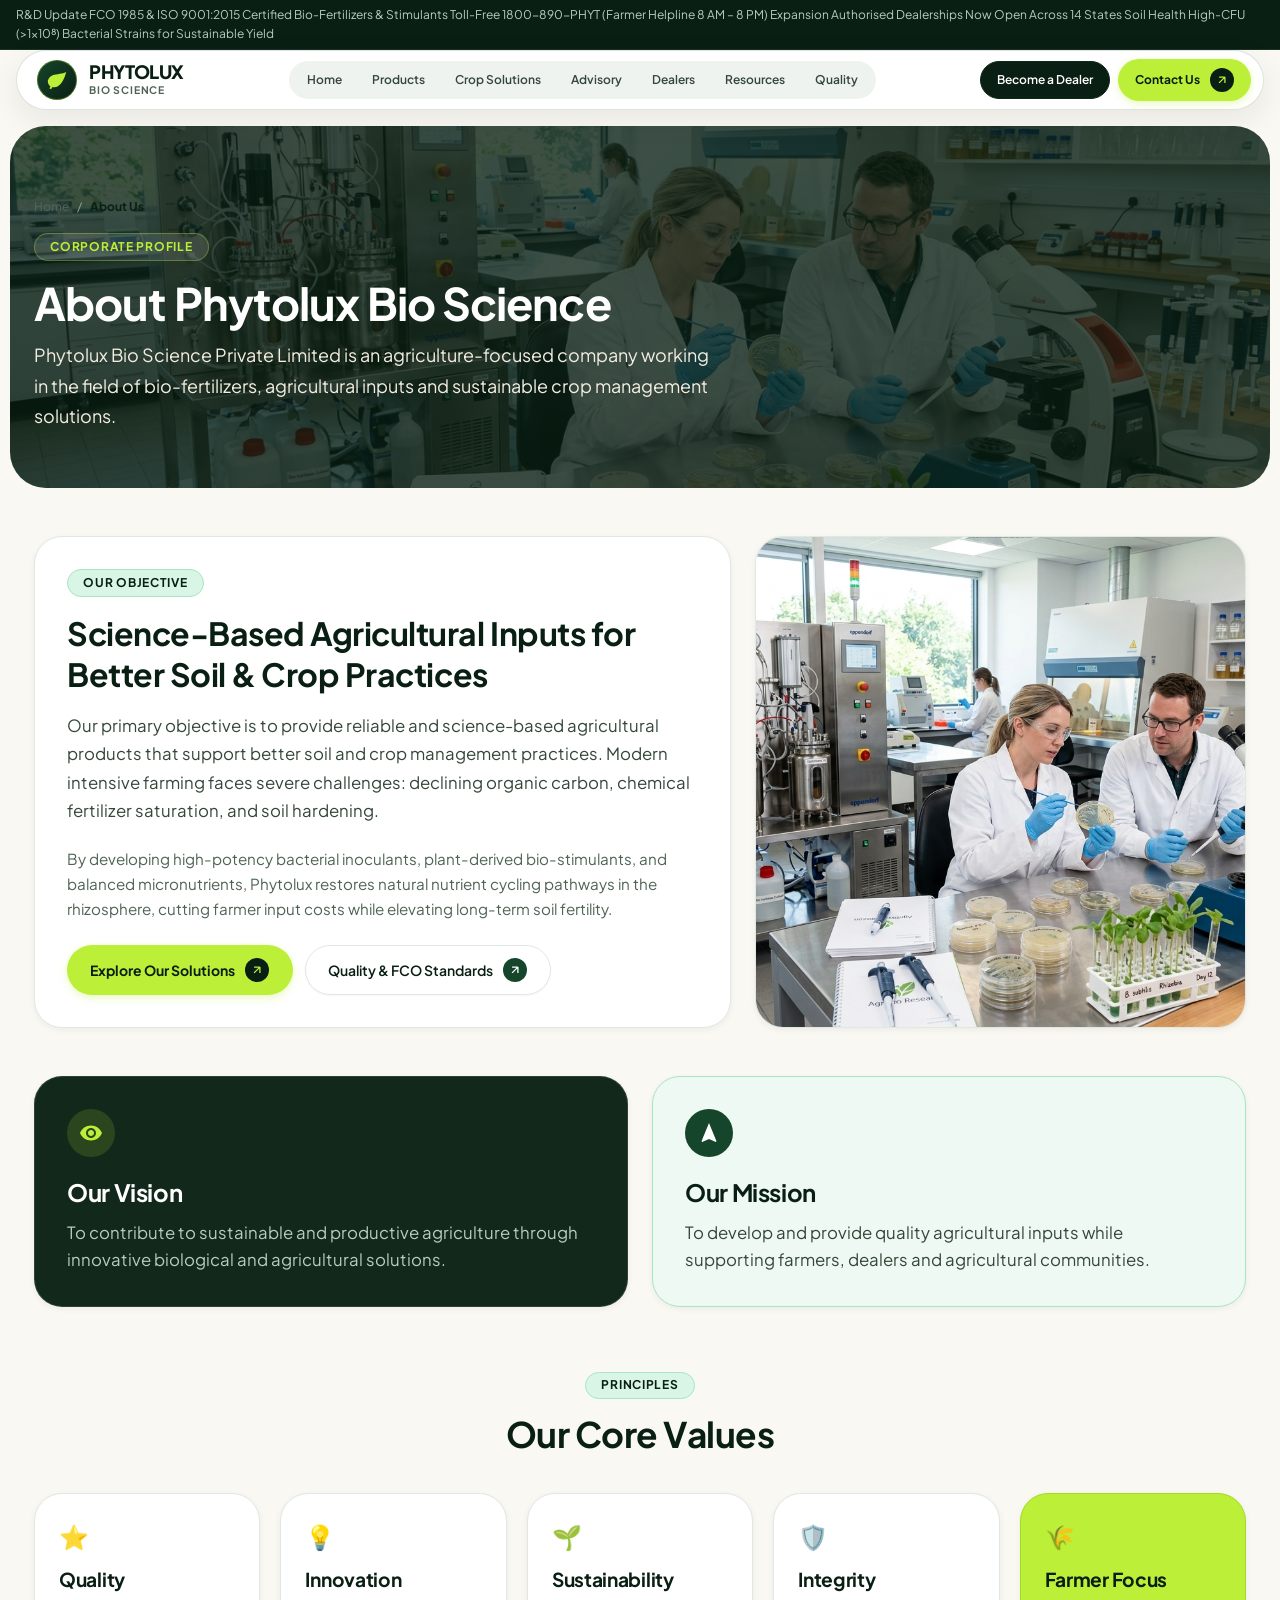
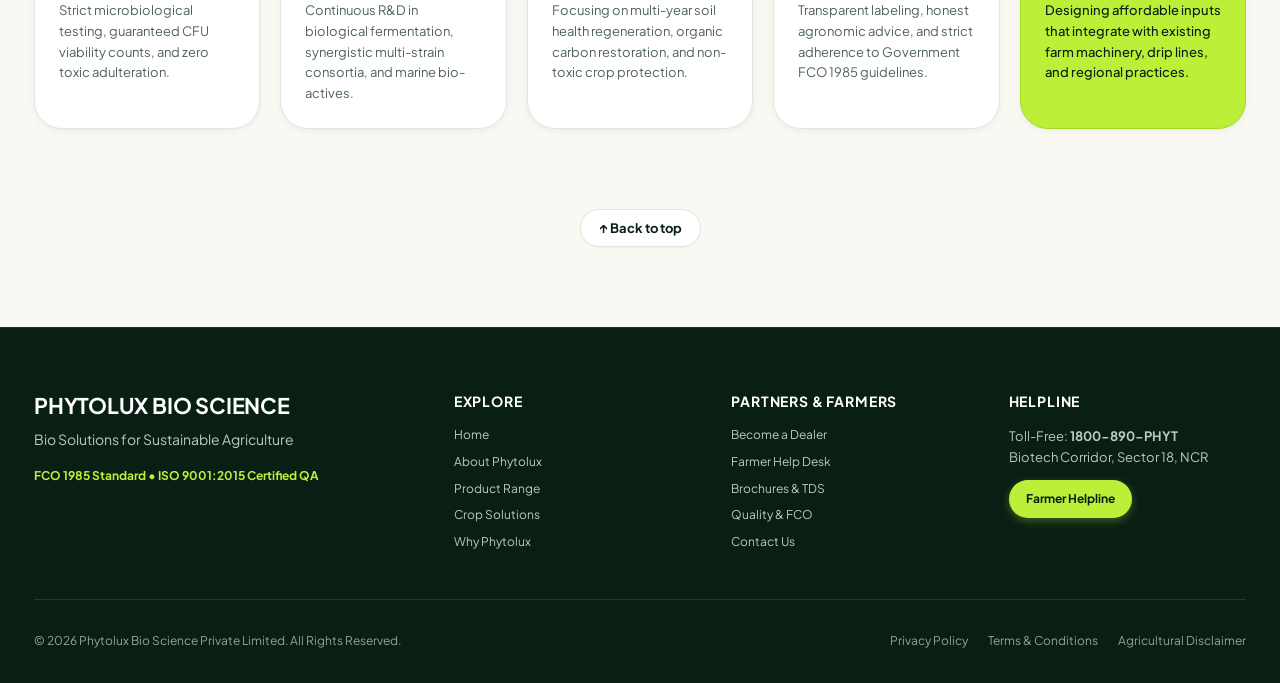
<file: about.html>
<!DOCTYPE html>
<html lang="en">
<head>
  <meta charset="UTF-8">
  <meta name="viewport" content="width=device-width, initial-scale=1.0">
  <title>About Us | Phytolux Bio Science Private Limited</title>
  <meta name="description" content="Learn about Phytolux Bio Science Private Limited — our corporate vision, mission, microbiological bio-fermentation facilities, and commitment to sustainable agriculture.">

  <!-- Typography -->
  <link rel="preconnect" href="https://fonts.googleapis.com">
  <link rel="preconnect" href="https://fonts.gstatic.com" crossorigin>
  <link href="https://fonts.googleapis.com/css2?family=Plus+Jakarta+Sans:wght@400;500;600;700;800&display=swap" rel="stylesheet">

  <link rel="stylesheet" href="css/variables.css">
  <link rel="stylesheet" href="css/base.css">
  <link rel="stylesheet" href="css/components.css">
  <link rel="stylesheet" href="css/sections.css">
  <link rel="stylesheet" href="css/responsive.css">
</head>
<body>

  <!-- Top Announcement Ticker Bar -->
  <div class="top-ticker-bar">
    <div class="ticker-content">
      <span class="ticker-item"><span class="ticker-badge">R&D Update</span> FCO 1985 & ISO 9001:2015 Certified Bio-Fertilizers & Stimulants</span>
      <span class="ticker-item"><span class="ticker-badge">Toll-Free</span> 1800-890-PHYT (Farmer Helpline 8 AM – 8 PM)</span>
      <span class="ticker-item"><span class="ticker-badge">Expansion</span> Authorised Dealerships Now Open Across 14 States</span>
      <span class="ticker-item"><span class="ticker-badge">Soil Health</span> High-CFU (>1x10⁸) Bacterial Strains for Sustainable Yield</span>
    </div>
  </div>

  <!-- Floating Island Navigation Header -->
  <header class="site-header">
    <div class="site-header-inner">
      <nav class="site-nav-island" aria-label="Main Navigation">
        <a href="index.html" class="brand-pill">
          <div class="brand-logo-icon">
            <svg viewBox="0 0 24 24"><path d="M17 8C8 10 5.9 16.17 3.82 21.34l1.89.66.95-2.3c.48.17.98.3 1.34.3C19 20 22 3 22 3c-1 2-8 2.25-13 3.25S2 11.5 2 13.5c0 3.5 3 6.5 7 6.5 1.38 0 2.82-.44 4.09-1.24C16.89 16.32 18.23 11.96 17 8z"/></svg>
          </div>
          <div class="brand-title-wrap">
            <span class="brand-title">PHYTOLUX</span>
            <span class="brand-tagline">Bio Science</span>
          </div>
        </a>

        <div class="nav-pill-group">
          <a href="index.html" class="nav-pill">Home</a>
          <a href="products.html" class="nav-pill">Products</a>
          <a href="crop-solutions.html" class="nav-pill">Crop Solutions</a>
          <a href="farmer-advisory.html" class="nav-pill">Advisory</a>
          <a href="dealer.html" class="nav-pill">Dealers</a>
          <a href="resources.html" class="nav-pill">Resources</a>
          <a href="quality-compliance.html" class="nav-pill">Quality</a>
        </div>

        <div class="header-action-group">
          <a href="dealer.html" class="btn btn-dark btn-sm" id="btn-desktop-dealer">Become a Dealer</a>
          <a href="contact.html" class="btn btn-lime btn-sm">
            Contact Us
            <span class="btn-arrow-circle"><svg viewBox="0 0 24 24"><path d="M7 17L17 7M17 7H7M17 7V17"/></svg></span>
          </a>
          <button type="button" class="hamburger-pill-btn" aria-label="Open Navigation Drawer">
            <svg viewBox="0 0 24 24"><path d="M3 18h18v-2H3v2zm0-5h18v-2H3v2zm0-7v2h18V6H3z"/></svg>
          </button>
        </div>
      </nav>
    </div>
  </header>

  <!-- Mobile Drawer Menu -->
  <div class="mobile-nav-drawer" id="mobile-nav-drawer">
    <div class="drawer-panel">
      <div>
        <div class="drawer-header">
          <div style="font-weight: 800; font-size: 1.2rem; color: var(--green-950);">PHYTOLUX</div>
          <button type="button" id="btn-close-drawer" style="font-size: 1.5rem; color: var(--slate-700); cursor: pointer;">&times;</button>
        </div>
        <div class="drawer-links">
          <a href="index.html" class="drawer-link">Home</a>
          <a href="about.html" class="drawer-link active">About Us</a>
          <a href="products.html" class="drawer-link">Our Products</a>
          <a href="crop-solutions.html" class="drawer-link">Crop Solutions</a>
          <a href="why-phytolux.html" class="drawer-link">Why Phytolux</a>
          <a href="dealer.html" class="drawer-link">Dealer Portal</a>
          <a href="farmer-advisory.html" class="drawer-link">Farmer Help</a>
          <a href="resources.html" class="drawer-link">Resource Centre</a>
          <a href="quality-compliance.html" class="drawer-link">Quality & QA</a>
          <a href="contact.html" class="drawer-link">Contact Us</a>
        </div>
      </div>
    </div>
  </div>

  <main id="main-content">
    <!-- Page Header Banner -->
    <div class="page-header-banner">
      <div class="page-header-bg">
        <img src="assets/images/lab-science.jpg" alt="Phytolux Laboratory">
      </div>
      <div class="container">
        <div class="page-breadcrumb">
          <a href="index.html">Home</a>
          <span class="sep">/</span>
          <span class="current">About Us</span>
        </div>
        <span class="pill-tag pill-tag-dark" style="margin-bottom: 16px;">Corporate Profile</span>
        <h1>About Phytolux Bio Science</h1>
        <p>
          Phytolux Bio Science Private Limited is an agriculture-focused company working in the field of bio-fertilizers, agricultural inputs and sustainable crop management solutions.
        </p>
      </div>
    </div>

    <!-- Main Content Bento -->
    <section class="container" style="margin-bottom: var(--space-20);">
      <div class="bento-grid" style="margin-bottom: var(--space-12);">
        <!-- Mission & Objective (Span 7) -->
        <div class="bento-card" style="grid-column: span 7;">
          <span class="pill-tag pill-tag-green" style="margin-bottom: 16px; align-self: flex-start;">Our Objective</span>
          <h2 style="font-size: 2rem; color: var(--green-950); margin-bottom: 16px;">
            Science-Based Agricultural Inputs for Better Soil & Crop Practices
          </h2>
          <p style="font-size: 1.05rem; line-height: 1.7; color: var(--slate-700); margin-bottom: 20px;">
            Our primary objective is to provide reliable and science-based agricultural products that support better soil and crop management practices. Modern intensive farming faces severe challenges: declining organic carbon, chemical fertilizer saturation, and soil hardening. 
          </p>
          <p style="font-size: 0.95rem; line-height: 1.65; color: var(--slate-600); margin-bottom: 24px;">
            By developing high-potency bacterial inoculants, plant-derived bio-stimulants, and balanced micronutrients, Phytolux restores natural nutrient cycling pathways in the rhizosphere, cutting farmer input costs while elevating long-term soil fertility.
          </p>
          <div style="display: flex; gap: 12px; flex-wrap: wrap;">
            <a href="products.html" class="btn btn-lime">
              Explore Our Solutions
              <span class="btn-arrow-circle"><svg viewBox="0 0 24 24"><path d="M7 17L17 7M17 7H7M17 7V17"/></svg></span>
            </a>
            <a href="quality-compliance.html" class="btn btn-white">
              Quality & FCO Standards
              <span class="btn-arrow-circle"><svg viewBox="0 0 24 24"><path d="M7 17L17 7M17 7H7M17 7V17"/></svg></span>
            </a>
          </div>
        </div>

        <!-- Photo Card (Span 5) -->
        <div class="bento-card" style="grid-column: span 5; padding: 0; min-height: 380px;">
          <img src="assets/images/lab-science.jpg" alt="Phytolux Bio-fermentation lab" style="width: 100%; height: 100%; object-fit: cover;">
        </div>
      </div>

      <!-- Vision & Mission Dual Cards -->
      <div class="dual-vision-mission-grid">
        <div class="bento-card bento-card-dark">
          <div style="width: 48px; height: 48px; border-radius: 50%; background: rgba(188, 240, 56, 0.15); color: var(--lime-500); display: flex; align-items: center; justify-content: center; margin-bottom: 20px;">
            <svg viewBox="0 0 24 24" style="width: 24px; height: 24px; fill: currentColor;"><path d="M12 4.5C7 4.5 2.73 7.61 1 12c1.73 4.39 6 7.5 11 7.5s9.27-3.11 11-7.5c-1.73-4.39-6-7.5-11-7.5zM12 17c-2.76 0-5-2.24-5-5s2.24-5 5-5 5 2.24 5 5-2.24 5-5 5zm0-8c-1.66 0-3 1.34-3 3s1.34 3 3 3 3-1.34 3-3-1.34-3-3-3z"/></svg>
          </div>
          <h3 style="font-size: 1.5rem; color: #ffffff; margin-bottom: 12px;">Our Vision</h3>
          <p style="font-size: 1.05rem; line-height: 1.6; color: var(--slate-300);">
            To contribute to sustainable and productive agriculture through innovative biological and agricultural solutions.
          </p>
        </div>

        <div class="bento-card" style="background: var(--green-50); border-color: var(--green-200);">
          <div style="width: 48px; height: 48px; border-radius: 50%; background: var(--green-800); color: #ffffff; display: flex; align-items: center; justify-content: center; margin-bottom: 20px;">
            <svg viewBox="0 0 24 24" style="width: 24px; height: 24px; fill: currentColor;"><path d="M12 2L4.5 20.29l.71.71L12 18l6.79 3 .71-.71z"/></svg>
          </div>
          <h3 style="font-size: 1.5rem; color: var(--green-950); margin-bottom: 12px;">Our Mission</h3>
          <p style="font-size: 1.05rem; line-height: 1.6; color: var(--slate-700);">
            To develop and provide quality agricultural inputs while supporting farmers, dealers and agricultural communities.
          </p>
        </div>
      </div>

      <!-- Core Values Bento (5 Values) -->
      <div>
        <div style="text-align: center; max-width: 600px; margin: 0 auto 36px;">
          <span class="pill-tag pill-tag-green" style="margin-bottom: 12px;">Principles</span>
          <h2 style="font-size: 2.2rem; color: var(--green-950); margin: 0;">Our Core Values</h2>
        </div>

        <div style="display: grid; grid-template-columns: repeat(auto-fit, minmax(220px, 1fr)); gap: 20px;">
          <!-- 1. Quality -->
          <div class="bento-card" style="padding: 24px;">
            <div style="font-size: 1.5rem; margin-bottom: 12px;">⭐</div>
            <h4 style="font-size: 1.2rem; color: var(--green-950); margin-bottom: 8px;">Quality</h4>
            <p style="font-size: 13px; color: var(--slate-600); line-height: 1.6; margin: 0;">Strict microbiological testing, guaranteed CFU viability counts, and zero toxic adulteration.</p>
          </div>

          <!-- 2. Innovation -->
          <div class="bento-card" style="padding: 24px;">
            <div style="font-size: 1.5rem; margin-bottom: 12px;">💡</div>
            <h4 style="font-size: 1.2rem; color: var(--green-950); margin-bottom: 8px;">Innovation</h4>
            <p style="font-size: 13px; color: var(--slate-600); line-height: 1.6; margin: 0;">Continuous R&D in biological fermentation, synergistic multi-strain consortia, and marine bio-actives.</p>
          </div>

          <!-- 3. Sustainability -->
          <div class="bento-card" style="padding: 24px;">
            <div style="font-size: 1.5rem; margin-bottom: 12px;">🌱</div>
            <h4 style="font-size: 1.2rem; color: var(--green-950); margin-bottom: 8px;">Sustainability</h4>
            <p style="font-size: 13px; color: var(--slate-600); line-height: 1.6; margin: 0;">Focusing on multi-year soil health regeneration, organic carbon restoration, and non-toxic crop protection.</p>
          </div>

          <!-- 4. Integrity -->
          <div class="bento-card" style="padding: 24px;">
            <div style="font-size: 1.5rem; margin-bottom: 12px;">🛡️</div>
            <h4 style="font-size: 1.2rem; color: var(--green-950); margin-bottom: 8px;">Integrity</h4>
            <p style="font-size: 13px; color: var(--slate-600); line-height: 1.6; margin: 0;">Transparent labeling, honest agronomic advice, and strict adherence to Government FCO 1985 guidelines.</p>
          </div>

          <!-- 5. Farmer Focus -->
          <div class="bento-card bento-card-lime" style="padding: 24px;">
            <div style="font-size: 1.5rem; margin-bottom: 12px;">🌾</div>
            <h4 style="font-size: 1.2rem; color: var(--green-950); margin-bottom: 8px;">Farmer Focus</h4>
            <p style="font-size: 13px; color: var(--green-950); line-height: 1.6; margin: 0; font-weight: 500;">Designing affordable inputs that integrate with existing farm machinery, drip lines, and regional practices.</p>
          </div>
        </div>
      </div>
    </section>

    <!-- Back to top pill -->
    <div class="back-to-top-wrap">
      <a href="#" class="back-to-top-pill" id="back-to-top-btn">↑ Back to top</a>
    </div>
  </main>

  <!-- Universal Footer -->
  <footer class="site-footer">
    <div class="container">
      <div class="footer-top">
        <div class="footer-brand">
          <h3>PHYTOLUX BIO SCIENCE</h3>
          <p>Bio Solutions for Sustainable Agriculture</p>
          <div style="font-size: 12px; color: var(--lime-500); font-weight: bold; margin-top: 12px;">
            FCO 1985 Standard • ISO 9001:2015 Certified QA
          </div>
        </div>
        <div class="footer-col">
          <h4>Explore</h4>
          <div class="footer-links">
            <a href="index.html" class="footer-link">Home</a>
            <a href="about.html" class="footer-link">About Phytolux</a>
            <a href="products.html" class="footer-link">Product Range</a>
            <a href="crop-solutions.html" class="footer-link">Crop Solutions</a>
            <a href="why-phytolux.html" class="footer-link">Why Phytolux</a>
          </div>
        </div>
        <div class="footer-col">
          <h4>Partners & Farmers</h4>
          <div class="footer-links">
            <a href="dealer.html" class="footer-link">Become a Dealer</a>
            <a href="farmer-advisory.html" class="footer-link">Farmer Help Desk</a>
            <a href="resources.html" class="footer-link">Brochures & TDS</a>
            <a href="quality-compliance.html" class="footer-link">Quality & FCO</a>
            <a href="contact.html" class="footer-link">Contact Us</a>
          </div>
        </div>
        <div class="footer-col">
          <h4>Helpline</h4>
          <p style="font-size: 13px; color: var(--slate-300); line-height: 1.6; margin-bottom: 12px;">
            Toll-Free: <strong>1800-890-PHYT</strong><br>
            Biotech Corridor, Sector 18, NCR
          </p>
          <a href="farmer-advisory.html" class="btn btn-lime btn-sm">Farmer Helpline</a>
        </div>
      </div>
      <div class="footer-bottom">
        <div class="footer-copyright">© 2026 Phytolux Bio Science Private Limited. All Rights Reserved.</div>
        <div class="footer-legal-links">
          <a href="#" data-legal-modal="privacy">Privacy Policy</a>
          <a href="#" data-legal-modal="terms">Terms & Conditions</a>
          <a href="#" data-legal-modal="disclaimer">Agricultural Disclaimer</a>
        </div>
      </div>
    </div>
  </footer>

  <script src="js/data.js"></script>
  <script src="js/modal.js"></script>
  <script src="js/forms.js"></script>
  <script src="js/app.js"></script>
</body>
</html>
</file>
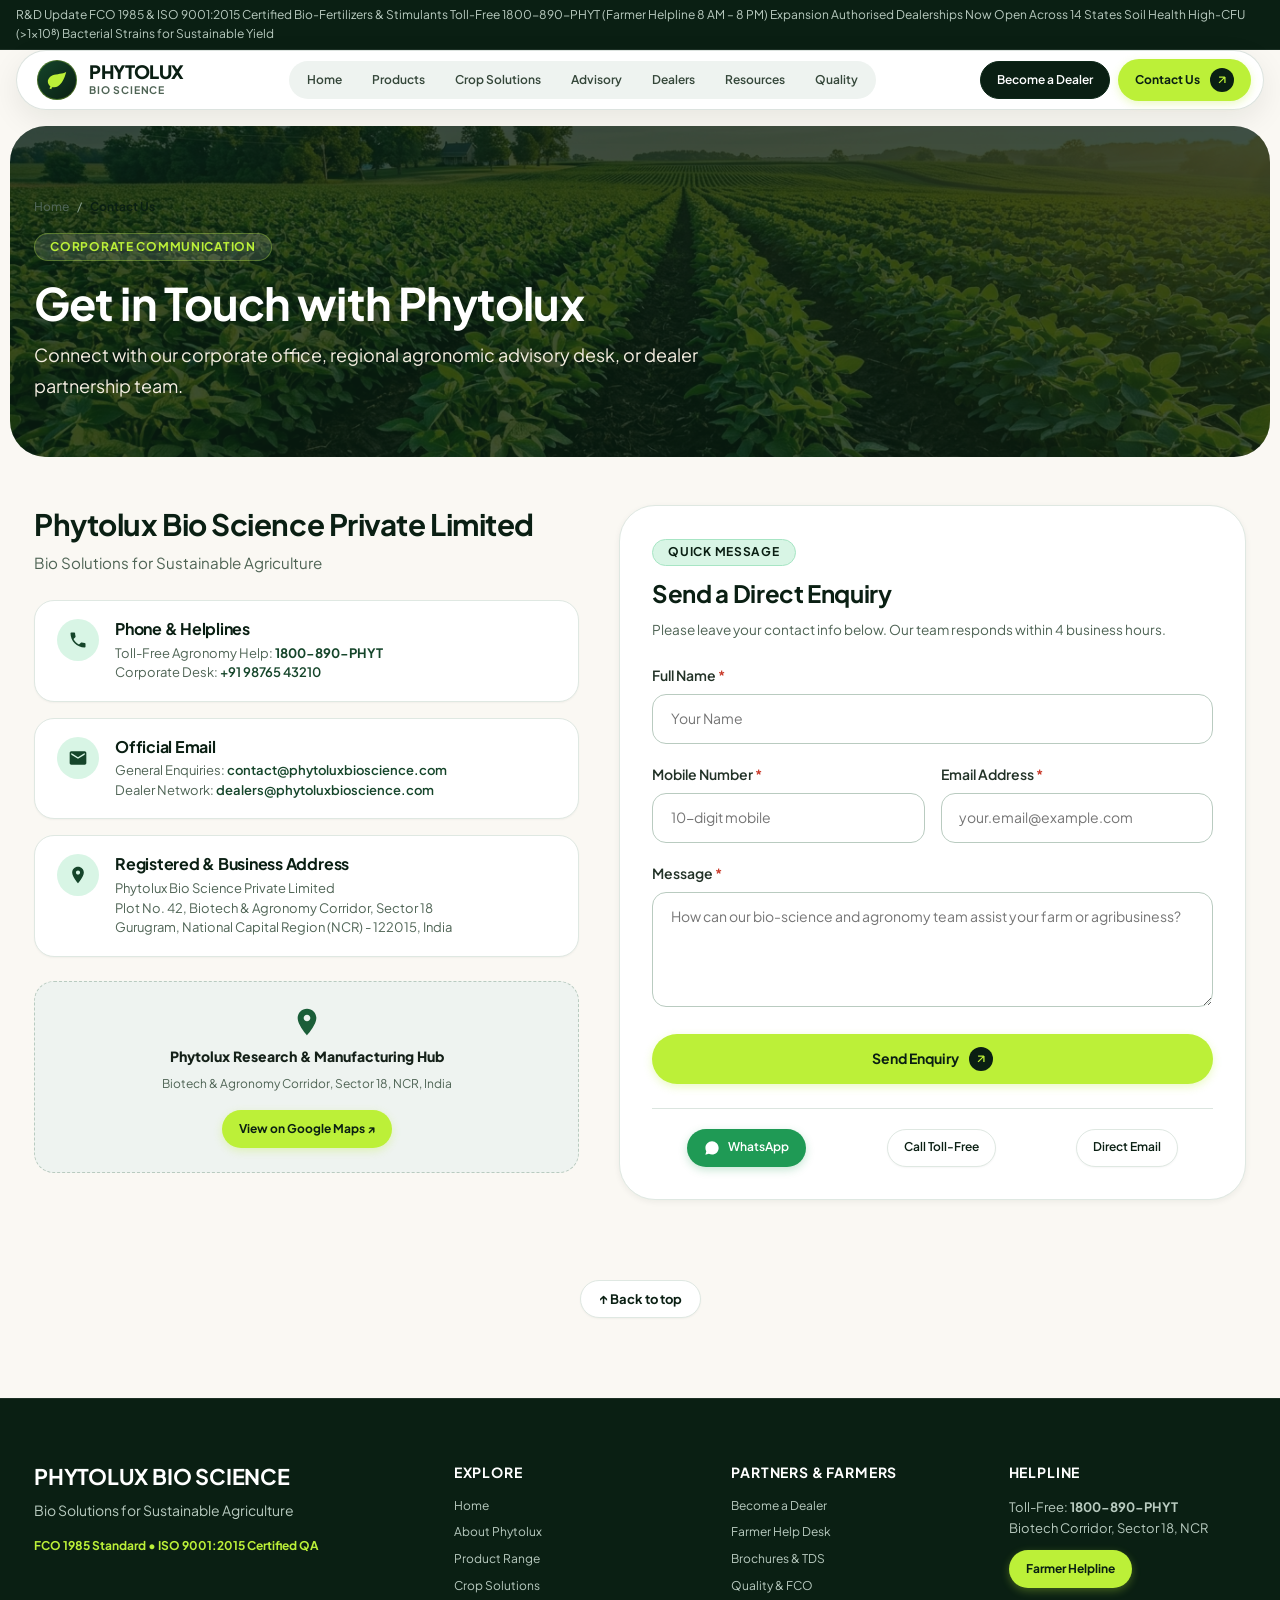
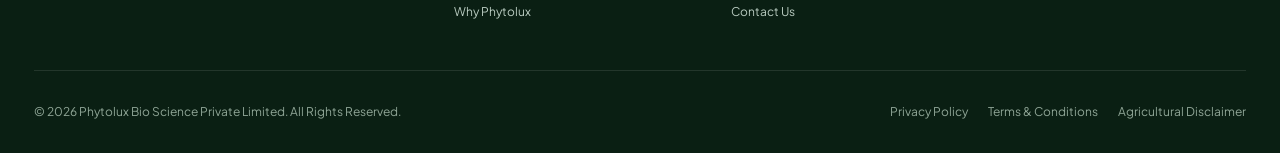
<file: contact.html>
<!DOCTYPE html>
<html lang="en">
<head>
  <meta charset="UTF-8">
  <meta name="viewport" content="width=device-width, initial-scale=1.0">
  <title>Contact Us | Phytolux Bio Science Private Limited</title>
  <meta name="description" content="Get in touch with Phytolux Bio Science Private Limited. Official address, toll-free helpline, dealer contact, quick enquiry form, WhatsApp, and Google Maps location.">

  <!-- Typography -->
  <link rel="preconnect" href="https://fonts.googleapis.com">
  <link rel="preconnect" href="https://fonts.gstatic.com" crossorigin>
  <link href="https://fonts.googleapis.com/css2?family=Plus+Jakarta+Sans:wght@400;500;600;700;800&display=swap" rel="stylesheet">

  <link rel="stylesheet" href="css/variables.css">
  <link rel="stylesheet" href="css/base.css">
  <link rel="stylesheet" href="css/components.css">
  <link rel="stylesheet" href="css/sections.css">
  <link rel="stylesheet" href="css/responsive.css">
</head>
<body>

  <!-- Top Announcement Ticker Bar -->
  <div class="top-ticker-bar">
    <div class="ticker-content">
      <span class="ticker-item"><span class="ticker-badge">R&D Update</span> FCO 1985 & ISO 9001:2015 Certified Bio-Fertilizers & Stimulants</span>
      <span class="ticker-item"><span class="ticker-badge">Toll-Free</span> 1800-890-PHYT (Farmer Helpline 8 AM – 8 PM)</span>
      <span class="ticker-item"><span class="ticker-badge">Expansion</span> Authorised Dealerships Now Open Across 14 States</span>
      <span class="ticker-item"><span class="ticker-badge">Soil Health</span> High-CFU (>1x10⁸) Bacterial Strains for Sustainable Yield</span>
    </div>
  </div>

  <!-- Floating Island Navigation Header -->
  <header class="site-header">
    <div class="site-header-inner">
      <nav class="site-nav-island" aria-label="Main Navigation">
        <a href="index.html" class="brand-pill">
          <div class="brand-logo-icon">
            <svg viewBox="0 0 24 24"><path d="M17 8C8 10 5.9 16.17 3.82 21.34l1.89.66.95-2.3c.48.17.98.3 1.34.3C19 20 22 3 22 3c-1 2-8 2.25-13 3.25S2 11.5 2 13.5c0 3.5 3 6.5 7 6.5 1.38 0 2.82-.44 4.09-1.24C16.89 16.32 18.23 11.96 17 8z"/></svg>
          </div>
          <div class="brand-title-wrap">
            <span class="brand-title">PHYTOLUX</span>
            <span class="brand-tagline">Bio Science</span>
          </div>
        </a>

        <div class="nav-pill-group">
          <a href="index.html" class="nav-pill">Home</a>
          <a href="products.html" class="nav-pill">Products</a>
          <a href="crop-solutions.html" class="nav-pill">Crop Solutions</a>
          <a href="farmer-advisory.html" class="nav-pill">Advisory</a>
          <a href="dealer.html" class="nav-pill">Dealers</a>
          <a href="resources.html" class="nav-pill">Resources</a>
          <a href="quality-compliance.html" class="nav-pill">Quality</a>
        </div>

        <div class="header-action-group">
          <a href="dealer.html" class="btn btn-dark btn-sm" id="btn-desktop-dealer">Become a Dealer</a>
          <a href="contact.html" class="btn btn-lime btn-sm active">
            Contact Us
            <span class="btn-arrow-circle"><svg viewBox="0 0 24 24"><path d="M7 17L17 7M17 7H7M17 7V17"/></svg></span>
          </a>
          <button type="button" class="hamburger-pill-btn" aria-label="Open Navigation Drawer">
            <svg viewBox="0 0 24 24"><path d="M3 18h18v-2H3v2zm0-5h18v-2H3v2zm0-7v2h18V6H3z"/></svg>
          </button>
        </div>
      </nav>
    </div>
  </header>

  <!-- Mobile Drawer Menu -->
  <div class="mobile-nav-drawer" id="mobile-nav-drawer">
    <div class="drawer-panel">
      <div>
        <div class="drawer-header">
          <div style="font-weight: 800; font-size: 1.2rem; color: var(--green-950);">PHYTOLUX</div>
          <button type="button" id="btn-close-drawer" style="font-size: 1.5rem; color: var(--slate-700); cursor: pointer;">&times;</button>
        </div>
        <div class="drawer-links">
          <a href="index.html" class="drawer-link">Home</a>
          <a href="about.html" class="drawer-link">About Us</a>
          <a href="products.html" class="drawer-link">Our Products</a>
          <a href="crop-solutions.html" class="drawer-link">Crop Solutions</a>
          <a href="why-phytolux.html" class="drawer-link">Why Phytolux</a>
          <a href="dealer.html" class="drawer-link">Dealer Portal</a>
          <a href="farmer-advisory.html" class="drawer-link">Farmer Help</a>
          <a href="resources.html" class="drawer-link">Resource Centre</a>
          <a href="quality-compliance.html" class="drawer-link">Quality & QA</a>
          <a href="contact.html" class="drawer-link active">Contact Us</a>
        </div>
      </div>
    </div>
  </div>

  <main id="main-content">
    <!-- Header Banner -->
    <div class="page-header-banner">
      <div class="page-header-bg">
        <img src="assets/images/hero-farm.jpg" alt="Phytolux Corporate Contact">
      </div>
      <div class="container">
        <div class="page-breadcrumb">
          <a href="index.html">Home</a>
          <span class="sep">/</span>
          <span class="current">Contact Us</span>
        </div>
        <span class="pill-tag pill-tag-dark" style="margin-bottom: 16px;">Corporate Communication</span>
        <h1>Get in Touch with Phytolux</h1>
        <p>
          Connect with our corporate office, regional agronomic advisory desk, or dealer partnership team.
        </p>
      </div>
    </div>

    <!-- Contact Bento Grid -->
    <section class="container" style="margin-bottom: var(--space-20);">
      <div class="contact-layout">
        <!-- Left: Official Details -->
        <div>
          <h2 style="font-size: 1.85rem; color: var(--green-950); margin-bottom: 6px;">Phytolux Bio Science Private Limited</h2>
          <p style="font-size: 0.95rem; color: var(--color-text-muted); margin-bottom: 24px;">
            Bio Solutions for Sustainable Agriculture
          </p>

          <div class="contact-info-cards">
            <!-- Phone -->
            <div class="contact-card">
              <div class="contact-card-icon">
                <svg viewBox="0 0 24 24"><path d="M6.62 10.79c1.44 2.83 3.76 5.14 6.59 6.59l2.2-2.2c.27-.27.67-.36 1.02-.24 1.12.37 2.33.57 3.57.57.55 0 1 .45 1 1V20c0 .55-.45 1-1 1-9.39 0-17-7.61-17-17 0-.55.45-1 1-1h3.5c.55 0 1 .45 1 1 0 1.25.2 2.45.57 3.57.11.35.03.74-.25 1.02l-2.2 2.2z"/></svg>
              </div>
              <div>
                <h4 style="font-size: 1rem; color: var(--green-950);">Phone & Helplines</h4>
                <p>Toll-Free Agronomy Help: <a href="tel:18008907498" style="font-weight: bold; color: var(--green-800);">1800-890-PHYT</a></p>
                <p>Corporate Desk: <a href="tel:919876543210">+91 98765 43210</a></p>
              </div>
            </div>

            <!-- Email -->
            <div class="contact-card">
              <div class="contact-card-icon">
                <svg viewBox="0 0 24 24"><path d="M20 4H4c-1.1 0-1.99.9-1.99 2L2 18c0 1.1.9 2 2 2h16c1.1 0 2-.9 2-2V6c0-1.1-.9-2-2-2zm0 4l-8 5-8-5V6l8 5 8-5v2z"/></svg>
              </div>
              <div>
                <h4 style="font-size: 1rem; color: var(--green-950);">Official Email</h4>
                <p>General Enquiries: <a href="mailto:contact@phytoluxbioscience.com">contact@phytoluxbioscience.com</a></p>
                <p>Dealer Network: <a href="mailto:dealers@phytoluxbioscience.com">dealers@phytoluxbioscience.com</a></p>
              </div>
            </div>

            <!-- Address -->
            <div class="contact-card">
              <div class="contact-card-icon">
                <svg viewBox="0 0 24 24"><path d="M12 2C8.13 2 5 5.13 5 9c0 5.25 7 13 7 13s7-7.75 7-13c0-3.87-3.13-7-7-7zm0 9.5c-1.38 0-2.5-1.12-2.5-2.5s1.12-2.5 2.5-2.5 2.5 1.12 2.5 2.5-1.12 2.5-2.5 2.5z"/></svg>
              </div>
              <div>
                <h4 style="font-size: 1rem; color: var(--green-950);">Registered & Business Address</h4>
                <p>
                  Phytolux Bio Science Private Limited<br>
                  Plot No. 42, Biotech & Agronomy Corridor, Sector 18<br>
                  Gurugram, National Capital Region (NCR) - 122015, India
                </p>
              </div>
            </div>
          </div>

          <!-- Google Maps Card -->
          <div class="map-placeholder" style="margin-top: 24px;">
            <svg viewBox="0 0 24 24" style="width: 32px; height: 32px; fill: var(--green-700);"><path d="M12 2C8.13 2 5 5.13 5 9c0 5.25 7 13 7 13s7-7.75 7-13c0-3.87-3.13-7-7-7zm0 9.5c-1.38 0-2.5-1.12-2.5-2.5s1.12-2.5 2.5-2.5 2.5 1.12 2.5 2.5-1.12 2.5-2.5 2.5z"/></svg>
            <div style="font-weight: 800; font-size: 14px; color: var(--slate-900);">Phytolux Research & Manufacturing Hub</div>
            <div style="font-size: 12px; color: var(--slate-600);">Biotech & Agronomy Corridor, Sector 18, NCR, India</div>
            <a href="https://maps.google.com" target="_blank" rel="noopener" class="btn btn-lime btn-sm" style="margin-top: 8px;">
              View on Google Maps ↗
            </a>
          </div>
        </div>

        <!-- Right: Quick Enquiry Form -->
        <div class="form-card">
          <span class="pill-tag pill-tag-green" style="margin-bottom: 12px;">Quick Message</span>
          <h3 style="font-size: 1.5rem; color: var(--green-950); margin-bottom: 8px;">Send a Direct Enquiry</h3>
          <p style="font-size: 0.85rem; color: var(--color-text-muted); margin-bottom: 24px;">
            Please leave your contact info below. Our team responds within 4 business hours.
          </p>

          <form id="quick-enquiry-form" novalidate>
            <div class="form-group">
              <label for="contact-name" class="form-label">Full Name <span class="req">*</span></label>
              <input type="text" id="contact-name" name="contact-name" class="form-control" placeholder="Your Name" required>
            </div>

            <div class="form-row">
              <div class="form-group">
                <label for="contact-mobile" class="form-label">Mobile Number <span class="req">*</span></label>
                <input type="tel" id="contact-mobile" name="contact-mobile" class="form-control" placeholder="10-digit mobile" pattern="[0-9]{10}" required>
              </div>

              <div class="form-group">
                <label for="contact-email" class="form-label">Email Address <span class="req">*</span></label>
                <input type="email" id="contact-email" name="contact-email" class="form-control" placeholder="your.email@example.com" required>
              </div>
            </div>

            <div class="form-group">
              <label for="contact-message" class="form-label">Message <span class="req">*</span></label>
              <textarea id="contact-message" name="contact-message" class="form-control" rows="4" placeholder="How can our bio-science and agronomy team assist your farm or agribusiness?" required></textarea>
            </div>

            <button type="submit" class="btn btn-lime btn-block">
              Send Enquiry
              <span class="btn-arrow-circle"><svg viewBox="0 0 24 24"><path d="M7 17L17 7M17 7H7M17 7V17"/></svg></span>
            </button>
          </form>

          <!-- Direct Communication Channels -->
          <div style="margin-top: 24px; padding-top: 20px; border-top: 1px solid var(--slate-200); display: flex; justify-content: space-around; flex-wrap: wrap; gap: 12px;">
            <a href="https://wa.me/919876543210" target="_blank" rel="noopener" class="btn btn-whatsapp btn-sm">
              <svg viewBox="0 0 24 24" style="width: 16px; height: 16px; fill: #fff;"><path d="M12.04 2c-5.46 0-9.91 4.45-9.91 9.91 0 1.75.46 3.45 1.32 4.95L2.05 22l5.25-1.38c1.45.79 3.08 1.21 4.74 1.21 5.46 0 9.91-4.45 9.91-9.91 0-2.65-1.03-5.14-2.9-7.01A9.816 9.816 0 0 0 12.04 2z"/></svg>
              WhatsApp
            </a>
            <a href="tel:18008907498" class="btn btn-white btn-sm">
              Call Toll-Free
            </a>
            <a href="mailto:contact@phytoluxbioscience.com" class="btn btn-white btn-sm">
              Direct Email
            </a>
          </div>
        </div>
      </div>
    </section>

    <!-- Back to top pill -->
    <div class="back-to-top-wrap">
      <a href="#" class="back-to-top-pill" id="back-to-top-btn">↑ Back to top</a>
    </div>
  </main>

  <!-- Universal Footer -->
  <footer class="site-footer">
    <div class="container">
      <div class="footer-top">
        <div class="footer-brand">
          <h3>PHYTOLUX BIO SCIENCE</h3>
          <p>Bio Solutions for Sustainable Agriculture</p>
          <div style="font-size: 12px; color: var(--lime-500); font-weight: bold; margin-top: 12px;">
            FCO 1985 Standard • ISO 9001:2015 Certified QA
          </div>
        </div>
        <div class="footer-col">
          <h4>Explore</h4>
          <div class="footer-links">
            <a href="index.html" class="footer-link">Home</a>
            <a href="about.html" class="footer-link">About Phytolux</a>
            <a href="products.html" class="footer-link">Product Range</a>
            <a href="crop-solutions.html" class="footer-link">Crop Solutions</a>
            <a href="why-phytolux.html" class="footer-link">Why Phytolux</a>
          </div>
        </div>
        <div class="footer-col">
          <h4>Partners & Farmers</h4>
          <div class="footer-links">
            <a href="dealer.html" class="footer-link">Become a Dealer</a>
            <a href="farmer-advisory.html" class="footer-link">Farmer Help Desk</a>
            <a href="resources.html" class="footer-link">Brochures & TDS</a>
            <a href="quality-compliance.html" class="footer-link">Quality & FCO</a>
            <a href="contact.html" class="footer-link">Contact Us</a>
          </div>
        </div>
        <div class="footer-col">
          <h4>Helpline</h4>
          <p style="font-size: 13px; color: var(--slate-300); line-height: 1.6; margin-bottom: 12px;">
            Toll-Free: <strong>1800-890-PHYT</strong><br>
            Biotech Corridor, Sector 18, NCR
          </p>
          <a href="farmer-advisory.html" class="btn btn-lime btn-sm">Farmer Helpline</a>
        </div>
      </div>
      <div class="footer-bottom">
        <div class="footer-copyright">© 2026 Phytolux Bio Science Private Limited. All Rights Reserved.</div>
        <div class="footer-legal-links">
          <a href="#" data-legal-modal="privacy">Privacy Policy</a>
          <a href="#" data-legal-modal="terms">Terms & Conditions</a>
          <a href="#" data-legal-modal="disclaimer">Agricultural Disclaimer</a>
        </div>
      </div>
    </div>
  </footer>

  <script src="js/data.js"></script>
  <script src="js/modal.js"></script>
  <script src="js/forms.js"></script>
  <script src="js/app.js"></script>
</body>
</html>
</file>
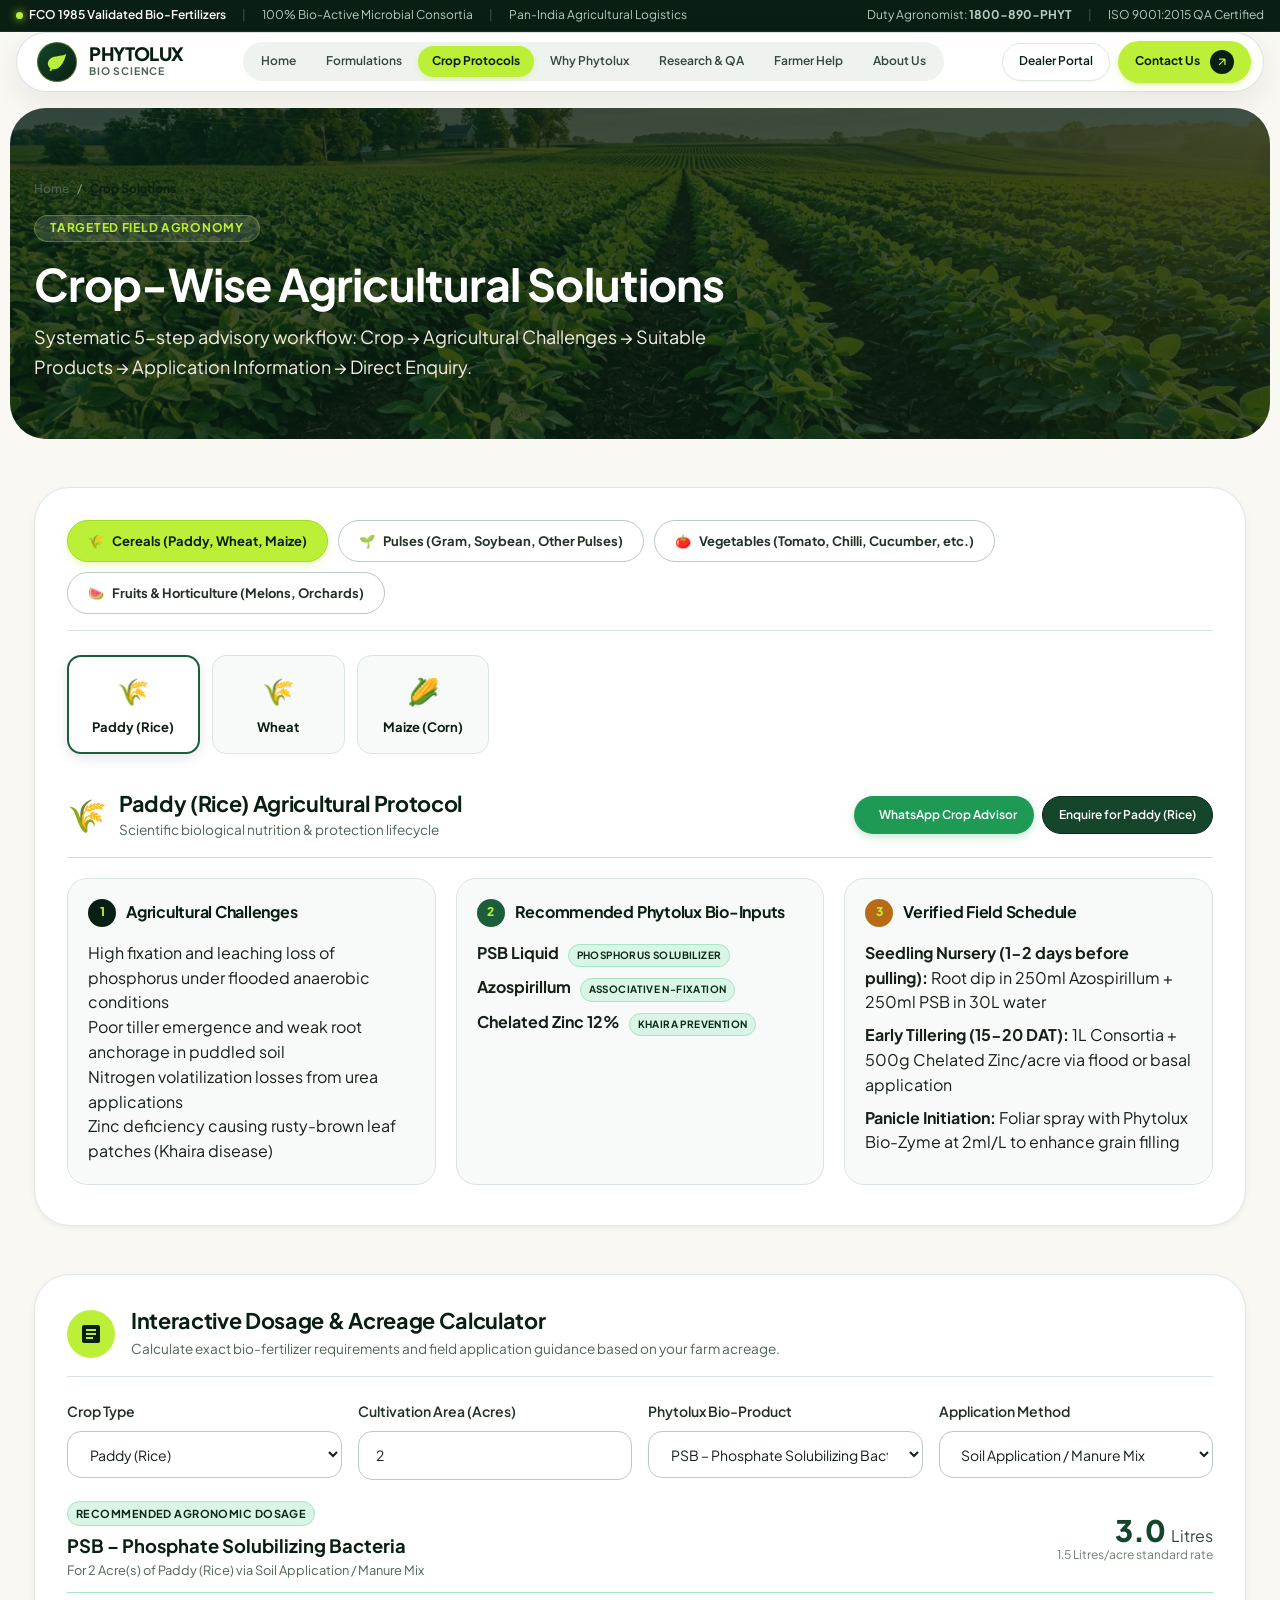
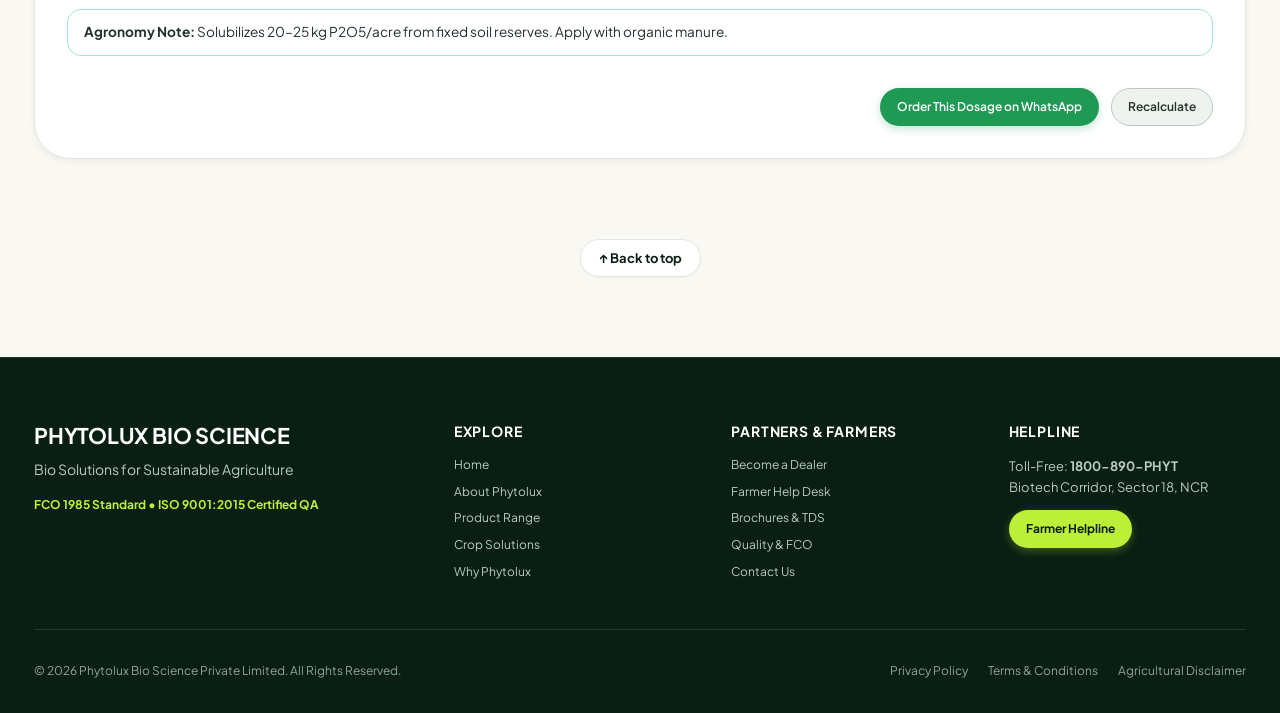
<file: crop-solutions.html>
<!DOCTYPE html>
<html lang="en">
<head>
  <meta charset="UTF-8">
  <meta name="viewport" content="width=device-width, initial-scale=1.0">
  <title>Crop-Wise Agricultural Solutions | Phytolux Bio Science</title>
  <meta name="description" content="Scientific crop-wise solutions for Cereals, Pulses, Vegetables, and Fruits. Connecting agricultural challenges to verified biological products and application schedules.">

  <!-- Typography -->
  <link rel="preconnect" href="https://fonts.googleapis.com">
  <link rel="preconnect" href="https://fonts.gstatic.com" crossorigin>
  <link href="https://fonts.googleapis.com/css2?family=Plus+Jakarta+Sans:wght@400;500;600;700;800&display=swap" rel="stylesheet">

  <link rel="stylesheet" href="css/variables.css">
  <link rel="stylesheet" href="css/base.css">
  <link rel="stylesheet" href="css/components.css">
  <link rel="stylesheet" href="css/sections.css">
  <link rel="stylesheet" href="css/responsive.css">
</head>
<body>

  <!-- Top Announcement / Ticker Strip -->
  <aside class="top-ticker-bar" aria-label="Regulatory Compliance Announcement">
    <div class="top-ticker-inner">
      <div class="ticker-left-items">
        <span class="ticker-badge-dot">
          <span class="pulse-green-dot"></span> FCO 1985 Validated Bio-Fertilizers
        </span>
        <span style="opacity: 0.3;">|</span>
        <span>100% Bio-Active Microbial Consortia</span>
        <span style="opacity: 0.3;">|</span>
        <span>Pan-India Agricultural Logistics</span>
      </div>
      <div class="ticker-right-links">
        <a href="tel:18008907498" class="ticker-link">Duty Agronomist: <strong>1800-890-PHYT</strong></a>
        <span style="opacity: 0.3;">|</span>
        <a href="quality-compliance.html" class="ticker-link">ISO 9001:2015 QA Certified</a>
      </div>
    </div>
  </aside>

  <!-- Floating Island Navigation Header -->
  <header class="site-header">
    <div class="site-header-inner">
      <nav class="site-nav-island" aria-label="Main Navigation">
        <a href="index.html" class="brand-pill">
          <div class="brand-logo-icon">
            <svg viewBox="0 0 24 24"><path d="M17 8C8 10 5.9 16.17 3.82 21.34l1.89.66.95-2.3c.48.17.98.3 1.34.3C19 20 22 3 22 3c-1 2-8 2.25-13 3.25S2 11.5 2 13.5c0 3.5 3 6.5 7 6.5 1.38 0 2.82-.44 4.09-1.24C16.89 16.32 18.23 11.96 17 8z"/></svg>
          </div>
          <div class="brand-title-wrap">
            <span class="brand-title">PHYTOLUX</span>
            <span class="brand-tagline">Bio Science</span>
          </div>
        </a>

        <div class="nav-pill-group">
          <a href="index.html" class="nav-pill">Home</a>
          <a href="products.html" class="nav-pill">Formulations</a>
          <a href="crop-solutions.html" class="nav-pill active">Crop Protocols</a>
          <a href="why-phytolux.html" class="nav-pill">Why Phytolux</a>
          <a href="quality-compliance.html" class="nav-pill">Research & QA</a>
          <a href="farmer-advisory.html" class="nav-pill">Farmer Help</a>
          <a href="about.html" class="nav-pill">About Us</a>
        </div>

        <div class="header-action-group">
          <a href="dealer.html" class="btn btn-white btn-sm" id="btn-desktop-dealer">Dealer Portal</a>
          <a href="contact.html" class="btn btn-lime btn-sm">
            Contact Us
            <span class="btn-arrow-circle"><svg viewBox="0 0 24 24"><path d="M7 17L17 7M17 7H7M17 7V17"/></svg></span>
          </a>
          <button type="button" class="hamburger-pill-btn" aria-label="Open Navigation Drawer">
            <svg viewBox="0 0 24 24"><path d="M3 18h18v-2H3v2zm0-5h18v-2H3v2zm0-7v2h18V6H3z"/></svg>
          </button>
        </div>
      </nav>
    </div>
  </header>

  <!-- Mobile Drawer Menu -->
  <div class="mobile-nav-drawer" id="mobile-nav-drawer">
    <div class="drawer-panel">
      <div>
        <div class="drawer-header">
          <div style="font-weight: 800; font-size: 1.2rem; color: var(--green-950);">PHYTOLUX</div>
          <button type="button" id="btn-close-drawer" style="font-size: 1.5rem; color: var(--slate-700); cursor: pointer;">&times;</button>
        </div>
        <div class="drawer-links">
          <a href="index.html" class="drawer-link">Home</a>
          <a href="about.html" class="drawer-link">About Us</a>
          <a href="products.html" class="drawer-link">Our Products</a>
          <a href="crop-solutions.html" class="drawer-link active">Crop Solutions</a>
          <a href="why-phytolux.html" class="drawer-link">Why Phytolux</a>
          <a href="dealer.html" class="drawer-link">Dealer Portal</a>
          <a href="farmer-advisory.html" class="drawer-link">Farmer Help</a>
          <a href="resources.html" class="drawer-link">Resource Centre</a>
          <a href="quality-compliance.html" class="drawer-link">Quality & QA</a>
          <a href="contact.html" class="drawer-link">Contact Us</a>
        </div>
      </div>
    </div>
  </div>

  <main id="main-content">
    <!-- Header Banner -->
    <div class="page-header-banner">
      <div class="page-header-bg">
        <img src="assets/images/hero-farm.jpg" alt="Crop solutions">
      </div>
      <div class="container">
        <div class="page-breadcrumb">
          <a href="index.html">Home</a>
          <span class="sep">/</span>
          <span class="current">Crop Solutions</span>
        </div>
        <span class="pill-tag pill-tag-dark" style="margin-bottom: 16px;">Targeted Field Agronomy</span>
        <h1>Crop-Wise Agricultural Solutions</h1>
        <p>
          Systematic 5-step advisory workflow: Crop → Agricultural Challenges → Suitable Products → Application Information → Direct Enquiry.
        </p>
      </div>
    </div>

    <!-- Interactive Crop Explorer -->
    <section class="container" style="margin-bottom: var(--space-20);">
      <div style="background: #ffffff; border: 1px solid var(--color-border); border-radius: var(--radius-2xl); padding: var(--space-8); box-shadow: var(--shadow-sm); margin-bottom: var(--space-12);">
        <!-- Crop Category Tabs -->
        <div class="crop-group-tabs" role="tablist">
          <button type="button" class="crop-group-btn active" data-crop-group="cereals">
            <span>🌾</span> Cereals (Paddy, Wheat, Maize)
          </button>
          <button type="button" class="crop-group-btn" data-crop-group="pulses">
            <span>🌱</span> Pulses (Gram, Soybean, Other Pulses)
          </button>
          <button type="button" class="crop-group-btn" data-crop-group="vegetables">
            <span>🍅</span> Vegetables (Tomato, Chilli, Cucumber, etc.)
          </button>
          <button type="button" class="crop-group-btn" data-crop-group="fruits">
            <span>🍉</span> Fruits & Horticulture (Melons, Orchards)
          </button>
        </div>

        <!-- Crop Selector Grid -->
        <div class="crop-selector-grid" id="crop-selector-grid">
          <!-- Dynamically populated via js/crop-solutions.js -->
        </div>

        <!-- Dynamic Solution Pipeline Flow -->
        <div id="crop-solution-detail">
          <!-- Dynamically populated via js/crop-solutions.js -->
        </div>
      </div>

      <!-- Interactive Dosage & Acreage Calculator Widget -->
      <div class="calculator-box" id="dosage-calculator">
        <div class="calc-header">
          <div class="calc-icon">
            <svg viewBox="0 0 24 24"><path d="M19 3H5c-1.1 0-2 .9-2 2v14c0 1.1.9 2 2 2h14c1.1 0 2-.9 2-2V5c0-1.1-.9-2-2-2zm-5 14H7v-2h7v2zm3-4H7v-2h10v2zm0-4H7V7h10v2z"/></svg>
          </div>
          <div>
            <h3 style="font-size: 1.35rem; color: var(--green-950); margin: 0;">Interactive Dosage & Acreage Calculator</h3>
            <p style="font-size: 0.85rem; color: var(--color-text-muted); margin: 2px 0 0;">Calculate exact bio-fertilizer requirements and field application guidance based on your farm acreage.</p>
          </div>
        </div>

        <form id="dosage-calculator-form" class="form-row">
          <div class="form-group">
            <label for="calc-crop" class="form-label">Crop Type</label>
            <select id="calc-crop" class="form-control">
              <option value="Paddy (Rice)">Paddy (Rice)</option>
              <option value="Wheat">Wheat</option>
              <option value="Maize">Maize (Corn)</option>
              <option value="Gram / Pulses">Gram / Pulses</option>
              <option value="Soybean">Soybean</option>
              <option value="Tomato / Chilli / Vegetables">Tomato / Chilli / Vegetables</option>
              <option value="Watermelon / Fruits">Watermelon / Fruits</option>
              <option value="Cotton / Sugarcane">Cotton / Sugarcane</option>
            </select>
          </div>

          <div class="form-group">
            <label for="calc-acres" class="form-label">Cultivation Area (Acres)</label>
            <input type="number" id="calc-acres" class="form-control" value="2" min="0.5" max="500" step="0.5">
          </div>

          <div class="form-group">
            <label for="calc-product" class="form-label">Phytolux Bio-Product</label>
            <select id="calc-product" class="form-control">
              <option value="psb">PSB – Phosphate Solubilizing Bacteria</option>
              <option value="ksb">KSB – Potassium Solubilizing Bacteria</option>
              <option value="azotobacter">Azotobacter Bio-Fertilizer</option>
              <option value="consortia">Consortia Bio-Fertilizer (NPK Synergy)</option>
              <option value="bio-zyme">Phytolux Bio-Zyme Liquid</option>
              <option value="humic-active">Phytolux Humic Active 85%</option>
              <option value="chelated-zinc">Phytolux Chelated Zinc 12%</option>
            </select>
          </div>

          <div class="form-group">
            <label for="calc-method" class="form-label">Application Method</label>
            <select id="calc-method" class="form-control">
              <option value="soil">Soil Application / Manure Mix</option>
              <option value="drip">Drip Irrigation / Fertigation</option>
              <option value="seed">Seed Inoculation / Seedling Dip</option>
              <option value="foliar">Foliar Spray</option>
            </select>
          </div>
        </form>

        <div id="calc-result-box">
          <!-- Dynamically computed via js/calculator.js -->
        </div>
      </div>
    </section>

    <!-- Back to top pill -->
    <div class="back-to-top-wrap">
      <a href="#" class="back-to-top-pill" id="back-to-top-btn">↑ Back to top</a>
    </div>
  </main>

  <!-- Universal Footer -->
  <footer class="site-footer">
    <div class="container">
      <div class="footer-top">
        <div class="footer-brand">
          <h3>PHYTOLUX BIO SCIENCE</h3>
          <p>Bio Solutions for Sustainable Agriculture</p>
          <div style="font-size: 12px; color: var(--lime-500); font-weight: bold; margin-top: 12px;">
            FCO 1985 Standard • ISO 9001:2015 Certified QA
          </div>
        </div>
        <div class="footer-col">
          <h4>Explore</h4>
          <div class="footer-links">
            <a href="index.html" class="footer-link">Home</a>
            <a href="about.html" class="footer-link">About Phytolux</a>
            <a href="products.html" class="footer-link">Product Range</a>
            <a href="crop-solutions.html" class="footer-link">Crop Solutions</a>
            <a href="why-phytolux.html" class="footer-link">Why Phytolux</a>
          </div>
        </div>
        <div class="footer-col">
          <h4>Partners & Farmers</h4>
          <div class="footer-links">
            <a href="dealer.html" class="footer-link">Become a Dealer</a>
            <a href="farmer-advisory.html" class="footer-link">Farmer Help Desk</a>
            <a href="resources.html" class="footer-link">Brochures & TDS</a>
            <a href="quality-compliance.html" class="footer-link">Quality & FCO</a>
            <a href="contact.html" class="footer-link">Contact Us</a>
          </div>
        </div>
        <div class="footer-col">
          <h4>Helpline</h4>
          <p style="font-size: 13px; color: var(--slate-300); line-height: 1.6; margin-bottom: 12px;">
            Toll-Free: <strong>1800-890-PHYT</strong><br>
            Biotech Corridor, Sector 18, NCR
          </p>
          <a href="farmer-advisory.html" class="btn btn-lime btn-sm">Farmer Helpline</a>
        </div>
      </div>
      <div class="footer-bottom">
        <div class="footer-copyright">© 2026 Phytolux Bio Science Private Limited. All Rights Reserved.</div>
        <div class="footer-legal-links">
          <a href="#" data-legal-modal="privacy">Privacy Policy</a>
          <a href="#" data-legal-modal="terms">Terms & Conditions</a>
          <a href="#" data-legal-modal="disclaimer">Agricultural Disclaimer</a>
        </div>
      </div>
    </div>
  </footer>

  <script src="js/data.js"></script>
  <script src="js/calculator.js"></script>
  <script src="js/crop-solutions.js"></script>
  <script src="js/modal.js"></script>
  <script src="js/forms.js"></script>
  <script src="js/app.js"></script>
</body>
</html>
</file>
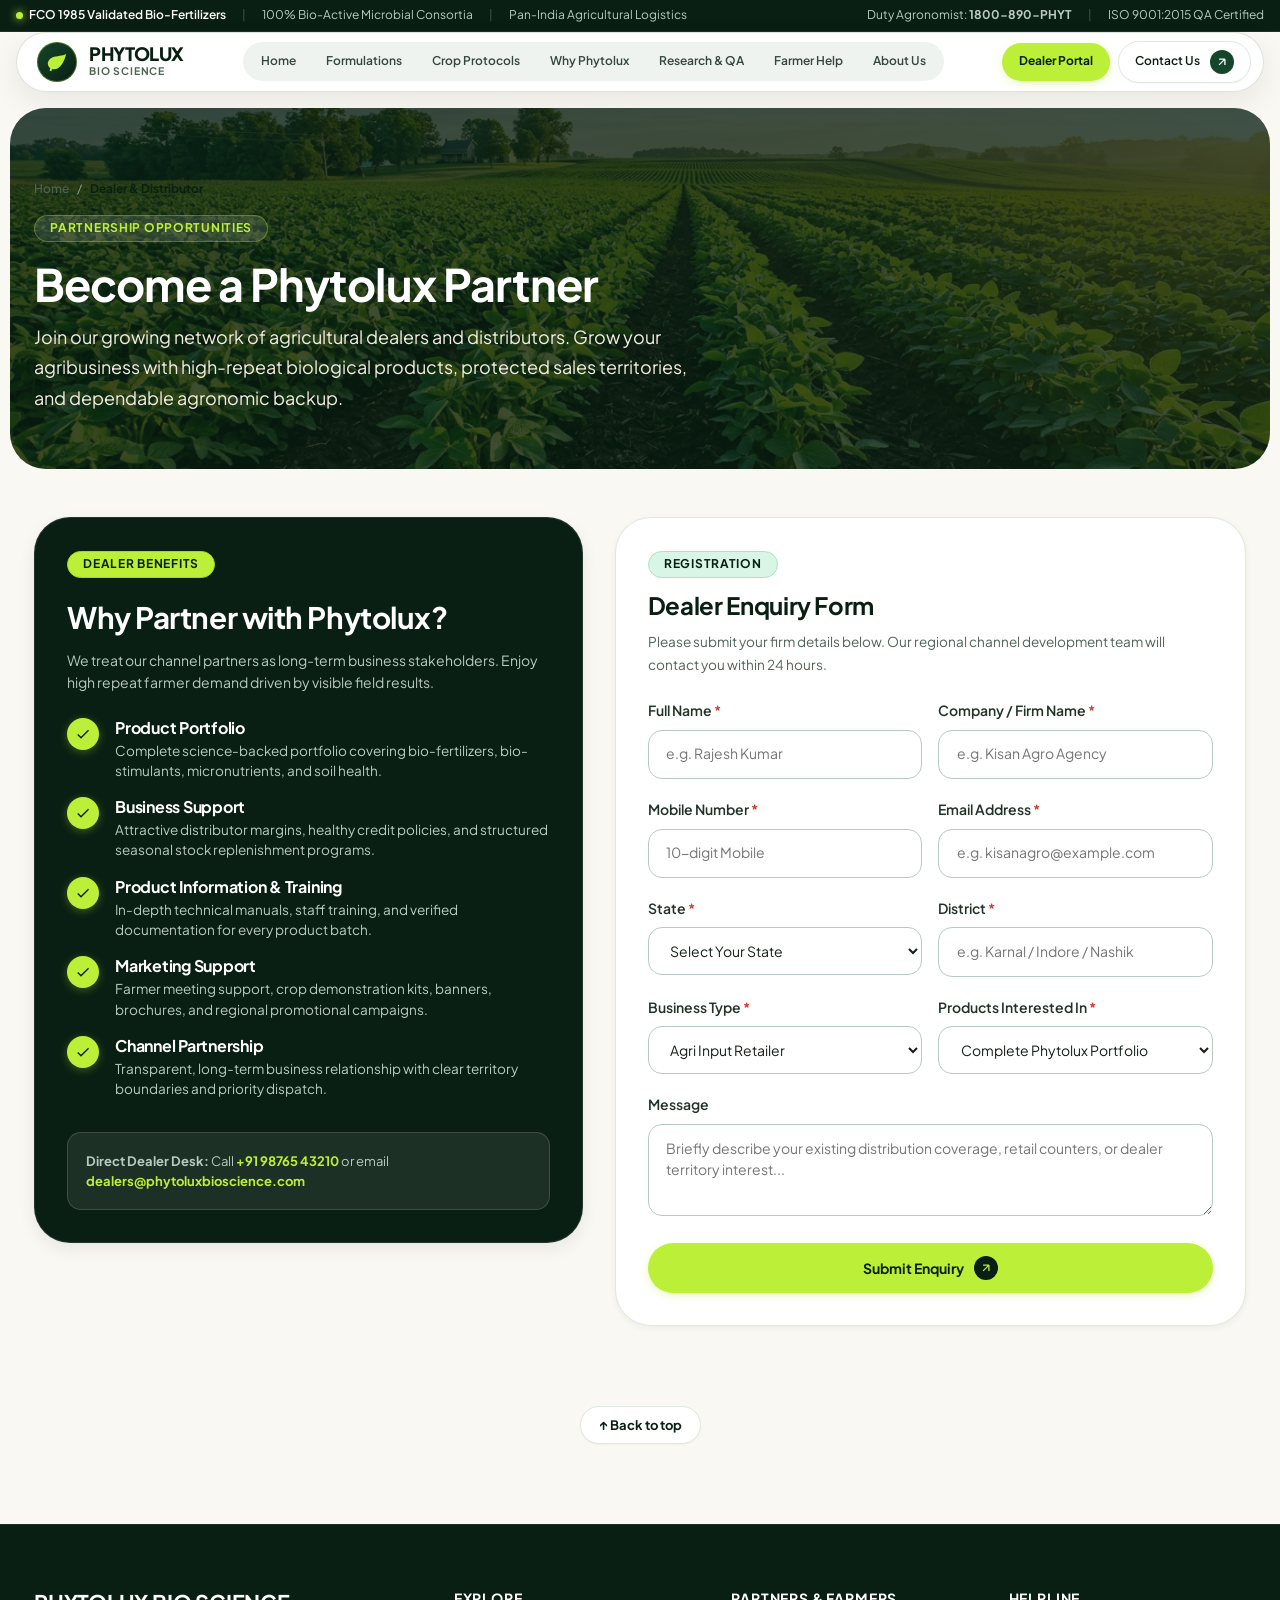
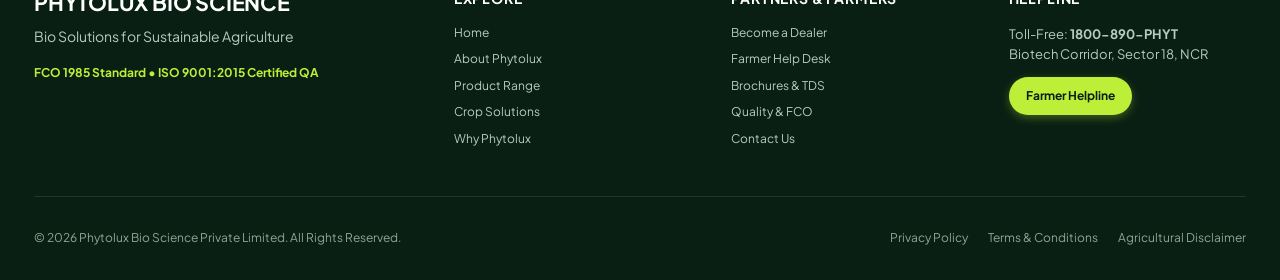
<file: dealer.html>
<!DOCTYPE html>
<html lang="en">
<head>
  <meta charset="UTF-8">
  <meta name="viewport" content="width=device-width, initial-scale=1.0">
  <title>Dealer & Distributor Portal | Phytolux Bio Science</title>
  <meta name="description" content="Become an authorized Phytolux partner. Join our network of over 1,200 agricultural dealers and distributors with attractive margins, protected territory, and technical agronomic support.">

  <!-- Typography -->
  <link rel="preconnect" href="https://fonts.googleapis.com">
  <link rel="preconnect" href="https://fonts.gstatic.com" crossorigin>
  <link href="https://fonts.googleapis.com/css2?family=Plus+Jakarta+Sans:wght@400;500;600;700;800&display=swap" rel="stylesheet">

  <link rel="stylesheet" href="css/variables.css">
  <link rel="stylesheet" href="css/base.css">
  <link rel="stylesheet" href="css/components.css">
  <link rel="stylesheet" href="css/sections.css">
  <link rel="stylesheet" href="css/responsive.css">
</head>
<body>

  <!-- Top Announcement / Ticker Strip -->
  <aside class="top-ticker-bar" aria-label="Regulatory Compliance Announcement">
    <div class="top-ticker-inner">
      <div class="ticker-left-items">
        <span class="ticker-badge-dot">
          <span class="pulse-green-dot"></span> FCO 1985 Validated Bio-Fertilizers
        </span>
        <span style="opacity: 0.3;">|</span>
        <span>100% Bio-Active Microbial Consortia</span>
        <span style="opacity: 0.3;">|</span>
        <span>Pan-India Agricultural Logistics</span>
      </div>
      <div class="ticker-right-links">
        <a href="tel:18008907498" class="ticker-link">Duty Agronomist: <strong>1800-890-PHYT</strong></a>
        <span style="opacity: 0.3;">|</span>
        <a href="quality-compliance.html" class="ticker-link">ISO 9001:2015 QA Certified</a>
      </div>
    </div>
  </aside>

  <!-- Floating Island Navigation Header -->
  <header class="site-header">
    <div class="site-header-inner">
      <nav class="site-nav-island" aria-label="Main Navigation">
        <a href="index.html" class="brand-pill">
          <div class="brand-logo-icon">
            <svg viewBox="0 0 24 24"><path d="M17 8C8 10 5.9 16.17 3.82 21.34l1.89.66.95-2.3c.48.17.98.3 1.34.3C19 20 22 3 22 3c-1 2-8 2.25-13 3.25S2 11.5 2 13.5c0 3.5 3 6.5 7 6.5 1.38 0 2.82-.44 4.09-1.24C16.89 16.32 18.23 11.96 17 8z"/></svg>
          </div>
          <div class="brand-title-wrap">
            <span class="brand-title">PHYTOLUX</span>
            <span class="brand-tagline">Bio Science</span>
          </div>
        </a>

        <div class="nav-pill-group">
          <a href="index.html" class="nav-pill">Home</a>
          <a href="products.html" class="nav-pill">Formulations</a>
          <a href="crop-solutions.html" class="nav-pill">Crop Protocols</a>
          <a href="why-phytolux.html" class="nav-pill">Why Phytolux</a>
          <a href="quality-compliance.html" class="nav-pill">Research & QA</a>
          <a href="farmer-advisory.html" class="nav-pill">Farmer Help</a>
          <a href="about.html" class="nav-pill">About Us</a>
        </div>

        <div class="header-action-group">
          <a href="dealer.html" class="btn btn-lime btn-sm" id="btn-desktop-dealer">Dealer Portal</a>
          <a href="contact.html" class="btn btn-white btn-sm">
            Contact Us
            <span class="btn-arrow-circle"><svg viewBox="0 0 24 24"><path d="M7 17L17 7M17 7H7M17 7V17"/></svg></span>
          </a>
          <button type="button" class="hamburger-pill-btn" aria-label="Open Navigation Drawer">
            <svg viewBox="0 0 24 24"><path d="M3 18h18v-2H3v2zm0-5h18v-2H3v2zm0-7v2h18V6H3z"/></svg>
          </button>
        </div>
      </nav>
    </div>
  </header>

  <!-- Mobile Drawer Menu -->
  <div class="mobile-nav-drawer" id="mobile-nav-drawer">
    <div class="drawer-panel">
      <div>
        <div class="drawer-header">
          <div style="font-weight: 800; font-size: 1.2rem; color: var(--green-950);">PHYTOLUX</div>
          <button type="button" id="btn-close-drawer" style="font-size: 1.5rem; color: var(--slate-700); cursor: pointer;">&times;</button>
        </div>
        <div class="drawer-links">
          <a href="index.html" class="drawer-link">Home</a>
          <a href="about.html" class="drawer-link">About Us</a>
          <a href="products.html" class="drawer-link">Our Products</a>
          <a href="crop-solutions.html" class="drawer-link">Crop Solutions</a>
          <a href="why-phytolux.html" class="drawer-link">Why Phytolux</a>
          <a href="dealer.html" class="drawer-link active">Dealer Portal</a>
          <a href="farmer-advisory.html" class="drawer-link">Farmer Help</a>
          <a href="resources.html" class="drawer-link">Resource Centre</a>
          <a href="quality-compliance.html" class="drawer-link">Quality & QA</a>
          <a href="contact.html" class="drawer-link">Contact Us</a>
        </div>
      </div>
    </div>
  </div>

  <main id="main-content">
    <!-- Header Banner -->
    <div class="page-header-banner">
      <div class="page-header-bg">
        <img src="assets/images/hero-farm.jpg" alt="Phytolux Dealer Network">
      </div>
      <div class="container">
        <div class="page-breadcrumb">
          <a href="index.html">Home</a>
          <span class="sep">/</span>
          <span class="current">Dealer & Distributor</span>
        </div>
        <span class="pill-tag pill-tag-dark" style="margin-bottom: 16px;">Partnership Opportunities</span>
        <h1>Become a Phytolux Partner</h1>
        <p>
          Join our growing network of agricultural dealers and distributors. Grow your agribusiness with high-repeat biological products, protected sales territories, and dependable agronomic backup.
        </p>
      </div>
    </div>

    <!-- Dealer Benefits & Application Bento Layout -->
    <section class="container" style="margin-bottom: var(--space-20);">
      <div class="dealer-section-layout">
        <!-- Left: Dealer Benefits Bento -->
        <div class="dealer-benefits-box">
          <span class="pill-tag pill-tag-lime" style="margin-bottom: 20px;">Dealer Benefits</span>
          <h3 style="font-size: 1.85rem; color: #ffffff; margin-bottom: 12px;">Why Partner with Phytolux?</h3>
          <p style="color: var(--slate-300); font-size: 14px; margin-bottom: 24px; line-height: 1.6;">
            We treat our channel partners as long-term business stakeholders. Enjoy high repeat farmer demand driven by visible field results.
          </p>

          <div class="dealer-benefit-list">
            <!-- 1. Product Portfolio -->
            <div class="benefit-item">
              <div class="benefit-check">
                <svg viewBox="0 0 24 24"><path d="M9 16.2L4.8 12l-1.4 1.4L9 19 21 7l-1.4-1.4L9 16.2z"/></svg>
              </div>
              <div class="benefit-content">
                <h4>Product Portfolio</h4>
                <p>Complete science-backed portfolio covering bio-fertilizers, bio-stimulants, micronutrients, and soil health.</p>
              </div>
            </div>

            <!-- 2. Business Support -->
            <div class="benefit-item">
              <div class="benefit-check">
                <svg viewBox="0 0 24 24"><path d="M9 16.2L4.8 12l-1.4 1.4L9 19 21 7l-1.4-1.4L9 16.2z"/></svg>
              </div>
              <div class="benefit-content">
                <h4>Business Support</h4>
                <p>Attractive distributor margins, healthy credit policies, and structured seasonal stock replenishment programs.</p>
              </div>
            </div>

            <!-- 3. Product Information -->
            <div class="benefit-item">
              <div class="benefit-check">
                <svg viewBox="0 0 24 24"><path d="M9 16.2L4.8 12l-1.4 1.4L9 19 21 7l-1.4-1.4L9 16.2z"/></svg>
              </div>
              <div class="benefit-content">
                <h4>Product Information & Training</h4>
                <p>In-depth technical manuals, staff training, and verified documentation for every product batch.</p>
              </div>
            </div>

            <!-- 4. Marketing Support -->
            <div class="benefit-item">
              <div class="benefit-check">
                <svg viewBox="0 0 24 24"><path d="M9 16.2L4.8 12l-1.4 1.4L9 19 21 7l-1.4-1.4L9 16.2z"/></svg>
              </div>
              <div class="benefit-content">
                <h4>Marketing Support</h4>
                <p>Farmer meeting support, crop demonstration kits, banners, brochures, and regional promotional campaigns.</p>
              </div>
            </div>

            <!-- 5. Channel Partnership -->
            <div class="benefit-item">
              <div class="benefit-check">
                <svg viewBox="0 0 24 24"><path d="M9 16.2L4.8 12l-1.4 1.4L9 19 21 7l-1.4-1.4L9 16.2z"/></svg>
              </div>
              <div class="benefit-content">
                <h4>Channel Partnership</h4>
                <p>Transparent, long-term business relationship with clear territory boundaries and priority dispatch.</p>
              </div>
            </div>
          </div>

          <div style="background: rgba(255,255,255,0.08); padding: 18px; border-radius: var(--radius-md); border: 1px solid rgba(255,255,255,0.15);">
            <div style="font-size: 13px; color: var(--slate-300);">
              <strong>Direct Dealer Desk:</strong> Call <a href="tel:919876543210" style="color: var(--lime-500); font-weight: bold;">+91 98765 43210</a> or email <a href="mailto:dealers@phytoluxbioscience.com" style="color: var(--lime-500); font-weight: bold;">dealers@phytoluxbioscience.com</a>
            </div>
          </div>
        </div>

        <!-- Right: Dealer Enquiry Form -->
        <div class="form-card">
          <span class="pill-tag pill-tag-green" style="margin-bottom: 12px;">Registration</span>
          <h3 style="font-size: 1.5rem; color: var(--green-950); margin-bottom: 8px;">Dealer Enquiry Form</h3>
          <p style="font-size: 0.85rem; color: var(--color-text-muted); margin-bottom: 24px;">
            Please submit your firm details below. Our regional channel development team will contact you within 24 hours.
          </p>

          <form id="dealer-enquiry-form" novalidate>
            <div class="form-row">
              <div class="form-group">
                <label for="dealer-name" class="form-label">Full Name <span class="req">*</span></label>
                <input type="text" id="dealer-name" name="dealer-name" class="form-control" placeholder="e.g. Rajesh Kumar" required>
              </div>

              <div class="form-group">
                <label for="dealer-company" class="form-label">Company / Firm Name <span class="req">*</span></label>
                <input type="text" id="dealer-company" name="dealer-company" class="form-control" placeholder="e.g. Kisan Agro Agency" required>
              </div>
            </div>

            <div class="form-row">
              <div class="form-group">
                <label for="dealer-mobile" class="form-label">Mobile Number <span class="req">*</span></label>
                <input type="tel" id="dealer-mobile" name="dealer-mobile" class="form-control" placeholder="10-digit Mobile" pattern="[0-9]{10}" required>
              </div>

              <div class="form-group">
                <label for="dealer-email" class="form-label">Email Address <span class="req">*</span></label>
                <input type="email" id="dealer-email" name="dealer-email" class="form-control" placeholder="e.g. kisanagro@example.com" required>
              </div>
            </div>

            <div class="form-row">
              <div class="form-group">
                <label for="dealer-state" class="form-label">State <span class="req">*</span></label>
                <select id="dealer-state" name="dealer-state" class="form-control" required>
                  <option value="" disabled selected>Select Your State</option>
                  <option value="Andhra Pradesh">Andhra Pradesh</option>
                  <option value="Bihar">Bihar</option>
                  <option value="Gujarat">Gujarat</option>
                  <option value="Haryana">Haryana</option>
                  <option value="Karnataka">Karnataka</option>
                  <option value="Madhya Pradesh">Madhya Pradesh</option>
                  <option value="Maharashtra">Maharashtra</option>
                  <option value="Punjab">Punjab</option>
                  <option value="Rajasthan">Rajasthan</option>
                  <option value="Tamil Nadu">Tamil Nadu</option>
                  <option value="Telangana">Telangana</option>
                  <option value="Uttar Pradesh">Uttar Pradesh</option>
                  <option value="Other State">Other State</option>
                </select>
              </div>

              <div class="form-group">
                <label for="dealer-district" class="form-label">District <span class="req">*</span></label>
                <input type="text" id="dealer-district" name="dealer-district" class="form-control" placeholder="e.g. Karnal / Indore / Nashik" required>
              </div>
            </div>

            <div class="form-row">
              <div class="form-group">
                <label for="dealer-business-type" class="form-label">Business Type <span class="req">*</span></label>
                <select id="dealer-business-type" name="dealer-business-type" class="form-control" required>
                  <option value="Agri Input Retailer">Agri Input Retailer</option>
                  <option value="Regional Wholesaler / Distributor">Regional Wholesaler / Distributor</option>
                  <option value="Farmer Producer Organization (FPO)">Farmer Producer Organization (FPO)</option>
                  <option value="Agricultural Cooperative Society">Agricultural Cooperative Society</option>
                  <option value="Commercial Farming Enterprise">Commercial Farming Enterprise</option>
                </select>
              </div>

              <div class="form-group">
                <label for="dealer-products" class="form-label">Products Interested In <span class="req">*</span></label>
                <select id="dealer-products" name="dealer-products" class="form-control" required>
                  <option value="Complete Phytolux Portfolio">Complete Phytolux Portfolio</option>
                  <option value="Bio-Fertilizers (PSB, KSB, Azoto, Consortia)">Bio-Fertilizers (PSB, KSB, Azoto, Consortia)</option>
                  <option value="Bio-Stimulants & Seaweed Formulas">Bio-Stimulants & Seaweed Formulas</option>
                  <option value="Micronutrients & Soil Conditioners">Micronutrients & Soil Conditioners</option>
                  <option value="Organic Fertilizers & Vermicompost">Organic Fertilizers & Vermicompost</option>
                </select>
              </div>
            </div>

            <div class="form-group">
              <label for="dealer-message" class="form-label">Message</label>
              <textarea id="dealer-message" name="dealer-message" class="form-control" rows="3" placeholder="Briefly describe your existing distribution coverage, retail counters, or dealer territory interest..."></textarea>
            </div>

            <button type="submit" class="btn btn-lime btn-block">
              Submit Enquiry
              <span class="btn-arrow-circle"><svg viewBox="0 0 24 24"><path d="M7 17L17 7M17 7H7M17 7V17"/></svg></span>
            </button>
          </form>
        </div>
      </div>
    </section>

    <!-- Back to top button -->
    <div class="back-to-top-wrap">
      <a href="#" class="back-to-top-pill" id="back-to-top-btn" aria-label="Scroll back to top">
        ↑ Back to top
      </a>
    </div>
  </main>

  <!-- Universal Footer -->
  <footer class="site-footer">
    <div class="container">
      <div class="footer-top">
        <div class="footer-brand">
          <h3>PHYTOLUX BIO SCIENCE</h3>
          <p>Bio Solutions for Sustainable Agriculture</p>
          <div style="font-size: 12px; color: var(--lime-500); font-weight: bold; margin-top: 12px;">
            FCO 1985 Standard • ISO 9001:2015 Certified QA
          </div>
        </div>
        <div class="footer-col">
          <h4>Explore</h4>
          <div class="footer-links">
            <a href="index.html" class="footer-link">Home</a>
            <a href="about.html" class="footer-link">About Phytolux</a>
            <a href="products.html" class="footer-link">Product Range</a>
            <a href="crop-solutions.html" class="footer-link">Crop Solutions</a>
            <a href="why-phytolux.html" class="footer-link">Why Phytolux</a>
          </div>
        </div>
        <div class="footer-col">
          <h4>Partners & Farmers</h4>
          <div class="footer-links">
            <a href="dealer.html" class="footer-link">Become a Dealer</a>
            <a href="farmer-advisory.html" class="footer-link">Farmer Help Desk</a>
            <a href="resources.html" class="footer-link">Brochures & TDS</a>
            <a href="quality-compliance.html" class="footer-link">Quality & FCO</a>
            <a href="contact.html" class="footer-link">Contact Us</a>
          </div>
        </div>
        <div class="footer-col">
          <h4>Helpline</h4>
          <p style="font-size: 13px; color: var(--slate-300); line-height: 1.6; margin-bottom: 12px;">
            Toll-Free: <strong>1800-890-PHYT</strong><br>
            Biotech Corridor, Sector 18, NCR
          </p>
          <a href="farmer-advisory.html" class="btn btn-lime btn-sm">Farmer Helpline</a>
        </div>
      </div>
      <div class="footer-bottom">
        <div class="footer-copyright">© 2026 Phytolux Bio Science Private Limited. All Rights Reserved.</div>
        <div class="footer-legal-links">
          <a href="#" data-legal-modal="privacy">Privacy Policy</a>
          <a href="#" data-legal-modal="terms">Terms & Conditions</a>
          <a href="#" data-legal-modal="disclaimer">Agricultural Disclaimer</a>
        </div>
      </div>
    </div>
  </footer>

  <script src="js/data.js"></script>
  <script src="js/modal.js"></script>
  <script src="js/forms.js"></script>
  <script src="js/app.js"></script>
</body>
</html>
</file>
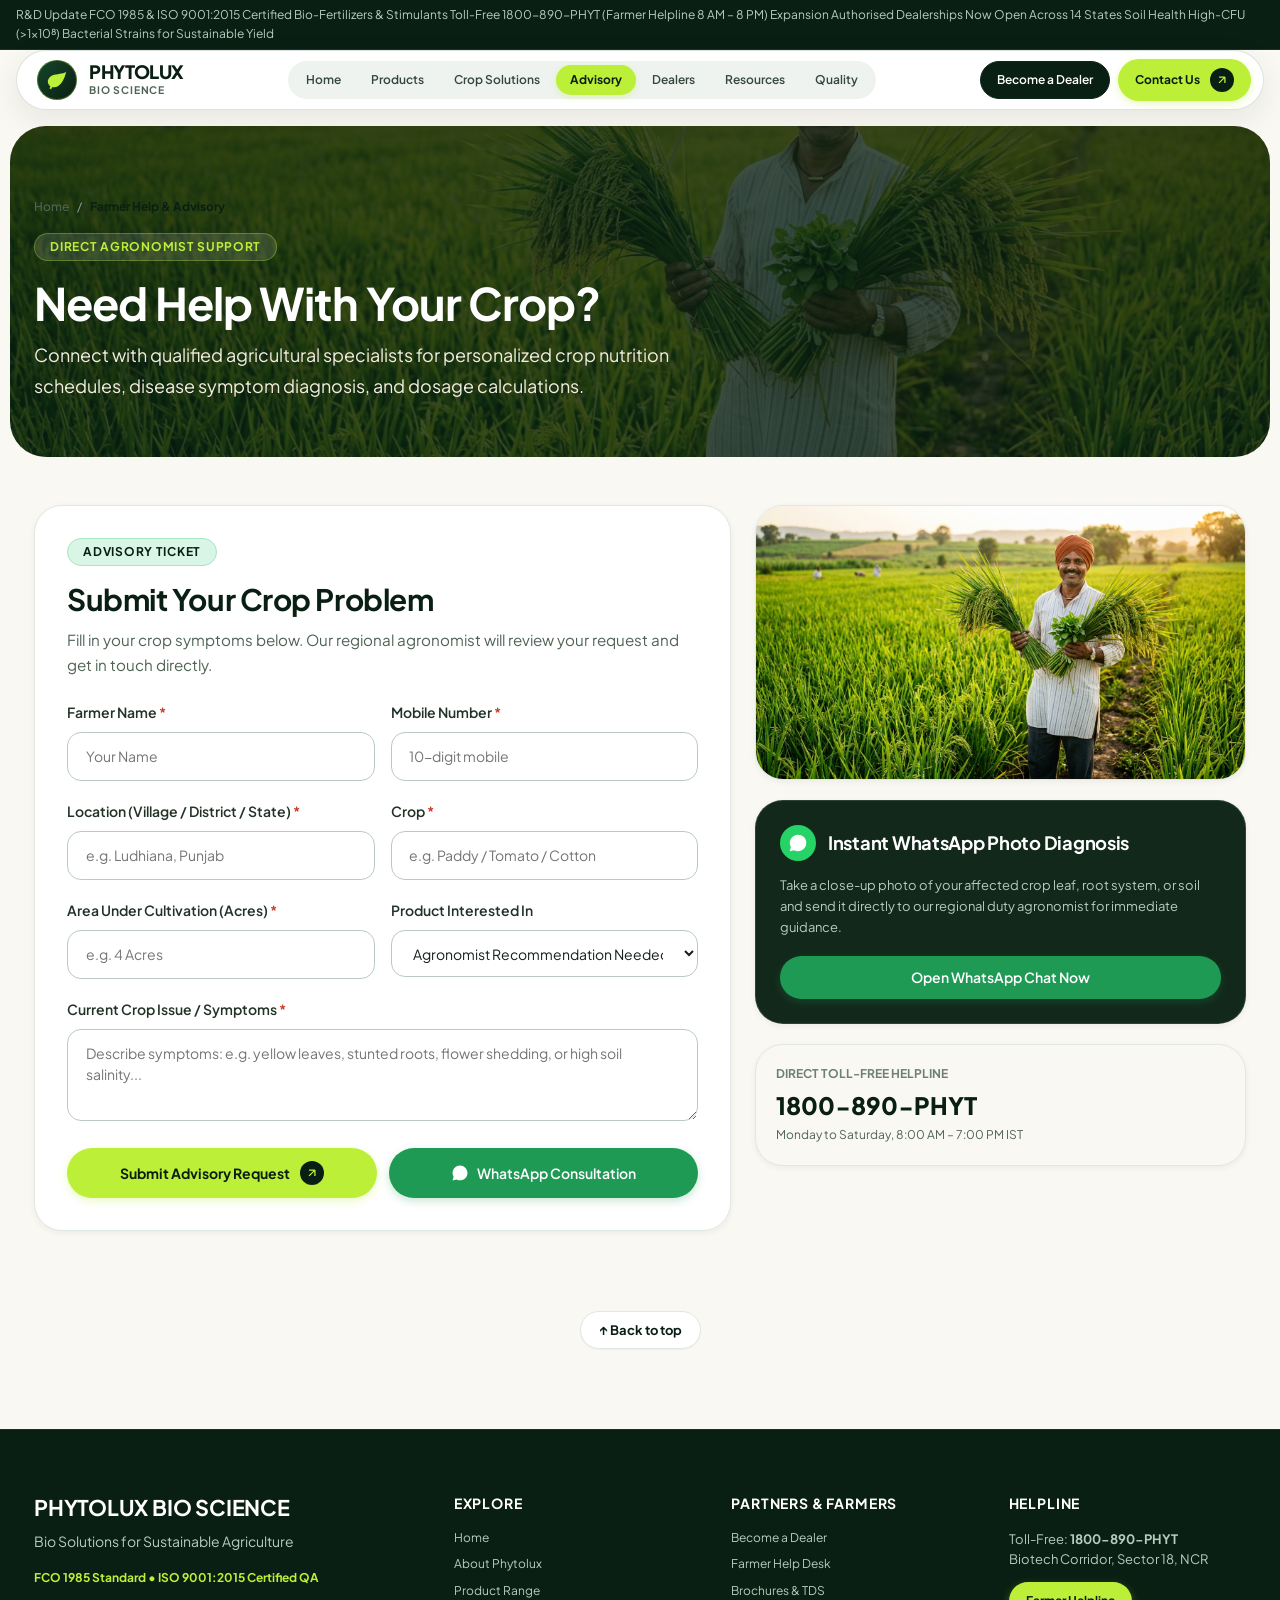
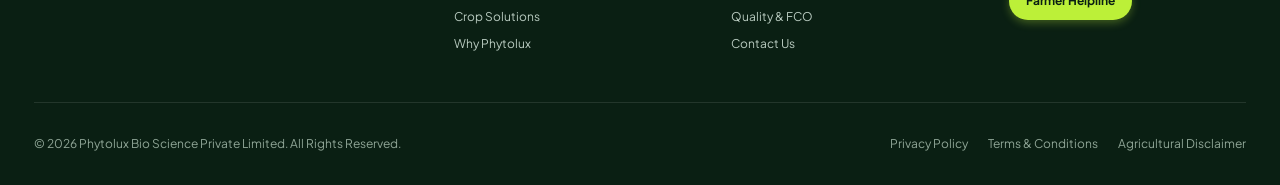
<file: farmer-advisory.html>
<!DOCTYPE html>
<html lang="en">
<head>
  <meta charset="UTF-8">
  <meta name="viewport" content="width=device-width, initial-scale=1.0">
  <title>Farmer Help & Crop Advisory | Phytolux Bio Science</title>
  <meta name="description" content="Need help with your crop? Submit your crop issue, farm acreage, or leaf symptoms to certified Phytolux agronomists for prompt guidance, or chat instantly on WhatsApp.">

  <!-- Typography -->
  <link rel="preconnect" href="https://fonts.googleapis.com">
  <link rel="preconnect" href="https://fonts.gstatic.com" crossorigin>
  <link href="https://fonts.googleapis.com/css2?family=Plus+Jakarta+Sans:wght@400;500;600;700;800&display=swap" rel="stylesheet">

  <link rel="stylesheet" href="css/variables.css">
  <link rel="stylesheet" href="css/base.css">
  <link rel="stylesheet" href="css/components.css">
  <link rel="stylesheet" href="css/sections.css">
  <link rel="stylesheet" href="css/responsive.css">
</head>
<body>

  <!-- Top Announcement Ticker Bar -->
  <div class="top-ticker-bar">
    <div class="ticker-content">
      <span class="ticker-item"><span class="ticker-badge">R&D Update</span> FCO 1985 & ISO 9001:2015 Certified Bio-Fertilizers & Stimulants</span>
      <span class="ticker-item"><span class="ticker-badge">Toll-Free</span> 1800-890-PHYT (Farmer Helpline 8 AM – 8 PM)</span>
      <span class="ticker-item"><span class="ticker-badge">Expansion</span> Authorised Dealerships Now Open Across 14 States</span>
      <span class="ticker-item"><span class="ticker-badge">Soil Health</span> High-CFU (>1x10⁸) Bacterial Strains for Sustainable Yield</span>
    </div>
  </div>

  <!-- Floating Island Navigation Header -->
  <header class="site-header">
    <div class="site-header-inner">
      <nav class="site-nav-island" aria-label="Main Navigation">
        <a href="index.html" class="brand-pill">
          <div class="brand-logo-icon">
            <svg viewBox="0 0 24 24"><path d="M17 8C8 10 5.9 16.17 3.82 21.34l1.89.66.95-2.3c.48.17.98.3 1.34.3C19 20 22 3 22 3c-1 2-8 2.25-13 3.25S2 11.5 2 13.5c0 3.5 3 6.5 7 6.5 1.38 0 2.82-.44 4.09-1.24C16.89 16.32 18.23 11.96 17 8z"/></svg>
          </div>
          <div class="brand-title-wrap">
            <span class="brand-title">PHYTOLUX</span>
            <span class="brand-tagline">Bio Science</span>
          </div>
        </a>

        <div class="nav-pill-group">
          <a href="index.html" class="nav-pill">Home</a>
          <a href="products.html" class="nav-pill">Products</a>
          <a href="crop-solutions.html" class="nav-pill">Crop Solutions</a>
          <a href="farmer-advisory.html" class="nav-pill active">Advisory</a>
          <a href="dealer.html" class="nav-pill">Dealers</a>
          <a href="resources.html" class="nav-pill">Resources</a>
          <a href="quality-compliance.html" class="nav-pill">Quality</a>
        </div>

        <div class="header-action-group">
          <a href="dealer.html" class="btn btn-dark btn-sm" id="btn-desktop-dealer">Become a Dealer</a>
          <a href="contact.html" class="btn btn-lime btn-sm">
            Contact Us
            <span class="btn-arrow-circle"><svg viewBox="0 0 24 24"><path d="M7 17L17 7M17 7H7M17 7V17"/></svg></span>
          </a>
          <button type="button" class="hamburger-pill-btn" aria-label="Open Navigation Drawer">
            <svg viewBox="0 0 24 24"><path d="M3 18h18v-2H3v2zm0-5h18v-2H3v2zm0-7v2h18V6H3z"/></svg>
          </button>
        </div>
      </nav>
    </div>
  </header>

  <!-- Mobile Drawer Menu -->
  <div class="mobile-nav-drawer" id="mobile-nav-drawer">
    <div class="drawer-panel">
      <div>
        <div class="drawer-header">
          <div style="font-weight: 800; font-size: 1.2rem; color: var(--green-950);">PHYTOLUX</div>
          <button type="button" id="btn-close-drawer" style="font-size: 1.5rem; color: var(--slate-700); cursor: pointer;">&times;</button>
        </div>
        <div class="drawer-links">
          <a href="index.html" class="drawer-link">Home</a>
          <a href="about.html" class="drawer-link">About Us</a>
          <a href="products.html" class="drawer-link">Our Products</a>
          <a href="crop-solutions.html" class="drawer-link">Crop Solutions</a>
          <a href="why-phytolux.html" class="drawer-link">Why Phytolux</a>
          <a href="dealer.html" class="drawer-link">Dealer Portal</a>
          <a href="farmer-advisory.html" class="drawer-link active">Farmer Help</a>
          <a href="resources.html" class="drawer-link">Resource Centre</a>
          <a href="quality-compliance.html" class="drawer-link">Quality & QA</a>
          <a href="contact.html" class="drawer-link">Contact Us</a>
        </div>
      </div>
    </div>
  </div>

  <main id="main-content">
    <!-- Header Banner -->
    <div class="page-header-banner">
      <div class="page-header-bg">
        <img src="assets/images/farmer-field.jpg" alt="Farmer consultation in lush crop field">
      </div>
      <div class="container">
        <div class="page-breadcrumb">
          <a href="index.html">Home</a>
          <span class="sep">/</span>
          <span class="current">Farmer Help & Advisory</span>
        </div>
        <span class="pill-tag pill-tag-dark" style="margin-bottom: 16px;">Direct Agronomist Support</span>
        <h1>Need Help With Your Crop?</h1>
        <p>
          Connect with qualified agricultural specialists for personalized crop nutrition schedules, disease symptom diagnosis, and dosage calculations.
        </p>
      </div>
    </div>

    <!-- Farmer Consultation Grid -->
    <section class="container" style="margin-bottom: var(--space-20);">
      <div class="bento-grid" style="margin-bottom: var(--space-12);">
        <!-- Form Column (Span 7) -->
        <div class="bento-card" style="grid-column: span 7;">
          <span class="pill-tag pill-tag-green" style="margin-bottom: 14px; align-self: flex-start;">Advisory Ticket</span>
          <h2 style="font-size: 1.85rem; color: var(--green-950); margin-bottom: 8px;">Submit Your Crop Problem</h2>
          <p style="font-size: 0.95rem; color: var(--color-text-muted); margin-bottom: 24px;">
            Fill in your crop symptoms below. Our regional agronomist will review your request and get in touch directly.
          </p>

          <form id="farmer-enquiry-form" novalidate>
            <div class="form-row">
              <div class="form-group">
                <label for="farmer-name" class="form-label">Farmer Name <span class="req">*</span></label>
                <input type="text" id="farmer-name" name="farmer-name" class="form-control" placeholder="Your Name" required>
              </div>

              <div class="form-group">
                <label for="farmer-mobile" class="form-label">Mobile Number <span class="req">*</span></label>
                <input type="tel" id="farmer-mobile" name="farmer-mobile" class="form-control" placeholder="10-digit mobile" pattern="[0-9]{10}" required>
              </div>
            </div>

            <div class="form-row">
              <div class="form-group">
                <label for="farmer-location" class="form-label">Location (Village / District / State) <span class="req">*</span></label>
                <input type="text" id="farmer-location" name="farmer-location" class="form-control" placeholder="e.g. Ludhiana, Punjab" required>
              </div>

              <div class="form-group">
                <label for="farmer-crop" class="form-label">Crop <span class="req">*</span></label>
                <input type="text" id="farmer-crop" name="farmer-crop" class="form-control" placeholder="e.g. Paddy / Tomato / Cotton" required>
              </div>
            </div>

            <div class="form-row">
              <div class="form-group">
                <label for="farmer-acres" class="form-label">Area Under Cultivation (Acres) <span class="req">*</span></label>
                <input type="text" id="farmer-acres" name="farmer-acres" class="form-control" placeholder="e.g. 4 Acres" required>
              </div>

              <div class="form-group">
                <label for="farmer-product" class="form-label">Product Interested In</label>
                <select id="farmer-product" name="farmer-product" class="form-control">
                  <option value="Agronomist Recommendation Needed">Agronomist Recommendation Needed</option>
                  <option value="PSB – Phosphate Solubilizing Bacteria">PSB – Phosphate Solubilizing Bacteria</option>
                  <option value="KSB – Potassium Solubilizing Bacteria">KSB – Potassium Solubilizing Bacteria</option>
                  <option value="Azotobacter Bio-Fertilizer">Azotobacter Bio-Fertilizer</option>
                  <option value="Consortia Bio-Fertilizer">Consortia Bio-Fertilizer</option>
                  <option value="Phytolux Bio-Zyme Liquid">Phytolux Bio-Zyme Liquid</option>
                  <option value="Phytolux Humic Active 85%">Phytolux Humic Active 85%</option>
                  <option value="Chelated Zinc 12%">Chelated Zinc 12%</option>
                  <option value="Soil-ReGen Soil Conditioner">Soil-ReGen Soil Conditioner</option>
                </select>
              </div>
            </div>

            <div class="form-group">
              <label for="farmer-issue" class="form-label">Current Crop Issue / Symptoms <span class="req">*</span></label>
              <textarea id="farmer-issue" name="farmer-issue" class="form-control" rows="3" placeholder="Describe symptoms: e.g. yellow leaves, stunted roots, flower shedding, or high soil salinity..." required></textarea>
            </div>

            <div style="display: flex; gap: 12px; flex-wrap: wrap;">
              <button type="submit" class="btn btn-lime" style="flex: 1 1 200px;">
                Submit Advisory Request
                <span class="btn-arrow-circle"><svg viewBox="0 0 24 24"><path d="M7 17L17 7M17 7H7M17 7V17"/></svg></span>
              </button>
              <button type="button" class="btn btn-whatsapp" id="btn-farmer-whatsapp" style="flex: 1 1 200px;">
                <svg viewBox="0 0 24 24" style="width: 18px; height: 18px; fill: #ffffff;"><path d="M12.04 2c-5.46 0-9.91 4.45-9.91 9.91 0 1.75.46 3.45 1.32 4.95L2.05 22l5.25-1.38c1.45.79 3.08 1.21 4.74 1.21 5.46 0 9.91-4.45 9.91-9.91 0-2.65-1.03-5.14-2.9-7.01A9.816 9.816 0 0 0 12.04 2z"/></svg>
                WhatsApp Consultation
              </button>
            </div>
          </form>
        </div>

        <!-- Right Side: Instant WhatsApp Photo Diagnosis Card (Span 5) -->
        <div style="grid-column: span 5; display: flex; flex-direction: column; gap: 20px;">
          <!-- Photo Banner Card -->
          <div class="bento-card bento-quad-photo" style="min-height: 240px;">
            <img src="assets/images/farmer-field.jpg" alt="Farmer in paddy field">
          </div>

          <!-- WhatsApp Card -->
          <div class="bento-card bento-card-dark" style="padding: 24px;">
            <div style="display: flex; align-items: center; gap: 12px; margin-bottom: 14px;">
              <div style="width: 36px; height: 36px; border-radius: 50%; background: #25D366; display: flex; align-items: center; justify-content: center;">
                <svg viewBox="0 0 24 24" style="width: 20px; height: 20px; fill: #fff;"><path d="M12.04 2c-5.46 0-9.91 4.45-9.91 9.91 0 1.75.46 3.45 1.32 4.95L2.05 22l5.25-1.38c1.45.79 3.08 1.21 4.74 1.21 5.46 0 9.91-4.45 9.91-9.91 0-2.65-1.03-5.14-2.9-7.01A9.816 9.816 0 0 0 12.04 2z"/></svg>
              </div>
              <h4 style="color: #ffffff; margin: 0; font-size: 1.15rem;">Instant WhatsApp Photo Diagnosis</h4>
            </div>
            <p style="font-size: 13px; color: var(--slate-300); line-height: 1.6; margin-bottom: 18px;">
              Take a close-up photo of your affected crop leaf, root system, or soil and send it directly to our regional duty agronomist for immediate guidance.
            </p>
            <a href="https://wa.me/919876543210?text=Hello%20Phytolux%20Agronomist%2C%20I%20want%20to%20send%20a%20crop%20photo%20for%20diagnosis" target="_blank" rel="noopener" class="btn btn-whatsapp btn-block">
              Open WhatsApp Chat Now
            </a>
          </div>

          <!-- Toll-Free Card -->
          <div class="bento-card" style="padding: 20px; background: var(--earth-50);">
            <div style="font-size: 12px; font-weight: bold; color: var(--slate-500); text-transform: uppercase;">Direct Toll-Free Helpline</div>
            <div style="font-size: 1.5rem; font-weight: 800; color: var(--green-950); margin-top: 4px;">1800-890-PHYT</div>
            <div style="font-size: 12px; color: var(--slate-600); margin-top: 2px;">Monday to Saturday, 8:00 AM – 7:00 PM IST</div>
          </div>
        </div>
      </div>
    </section>

    <!-- Back to top pill -->
    <div class="back-to-top-wrap">
      <a href="#" class="back-to-top-pill" id="back-to-top-btn">↑ Back to top</a>
    </div>
  </main>

  <!-- Universal Footer -->
  <footer class="site-footer">
    <div class="container">
      <div class="footer-top">
        <div class="footer-brand">
          <h3>PHYTOLUX BIO SCIENCE</h3>
          <p>Bio Solutions for Sustainable Agriculture</p>
          <div style="font-size: 12px; color: var(--lime-500); font-weight: bold; margin-top: 12px;">
            FCO 1985 Standard • ISO 9001:2015 Certified QA
          </div>
        </div>
        <div class="footer-col">
          <h4>Explore</h4>
          <div class="footer-links">
            <a href="index.html" class="footer-link">Home</a>
            <a href="about.html" class="footer-link">About Phytolux</a>
            <a href="products.html" class="footer-link">Product Range</a>
            <a href="crop-solutions.html" class="footer-link">Crop Solutions</a>
            <a href="why-phytolux.html" class="footer-link">Why Phytolux</a>
          </div>
        </div>
        <div class="footer-col">
          <h4>Partners & Farmers</h4>
          <div class="footer-links">
            <a href="dealer.html" class="footer-link">Become a Dealer</a>
            <a href="farmer-advisory.html" class="footer-link">Farmer Help Desk</a>
            <a href="resources.html" class="footer-link">Brochures & TDS</a>
            <a href="quality-compliance.html" class="footer-link">Quality & FCO</a>
            <a href="contact.html" class="footer-link">Contact Us</a>
          </div>
        </div>
        <div class="footer-col">
          <h4>Helpline</h4>
          <p style="font-size: 13px; color: var(--slate-300); line-height: 1.6; margin-bottom: 12px;">
            Toll-Free: <strong>1800-890-PHYT</strong><br>
            Biotech Corridor, Sector 18, NCR
          </p>
          <a href="farmer-advisory.html" class="btn btn-lime btn-sm">Farmer Helpline</a>
        </div>
      </div>
      <div class="footer-bottom">
        <div class="footer-copyright">© 2026 Phytolux Bio Science Private Limited. All Rights Reserved.</div>
        <div class="footer-legal-links">
          <a href="#" data-legal-modal="privacy">Privacy Policy</a>
          <a href="#" data-legal-modal="terms">Terms & Conditions</a>
          <a href="#" data-legal-modal="disclaimer">Agricultural Disclaimer</a>
        </div>
      </div>
    </div>
  </footer>

  <script src="js/data.js"></script>
  <script src="js/modal.js"></script>
  <script src="js/forms.js"></script>
  <script src="js/app.js"></script>
</body>
</html>
</file>
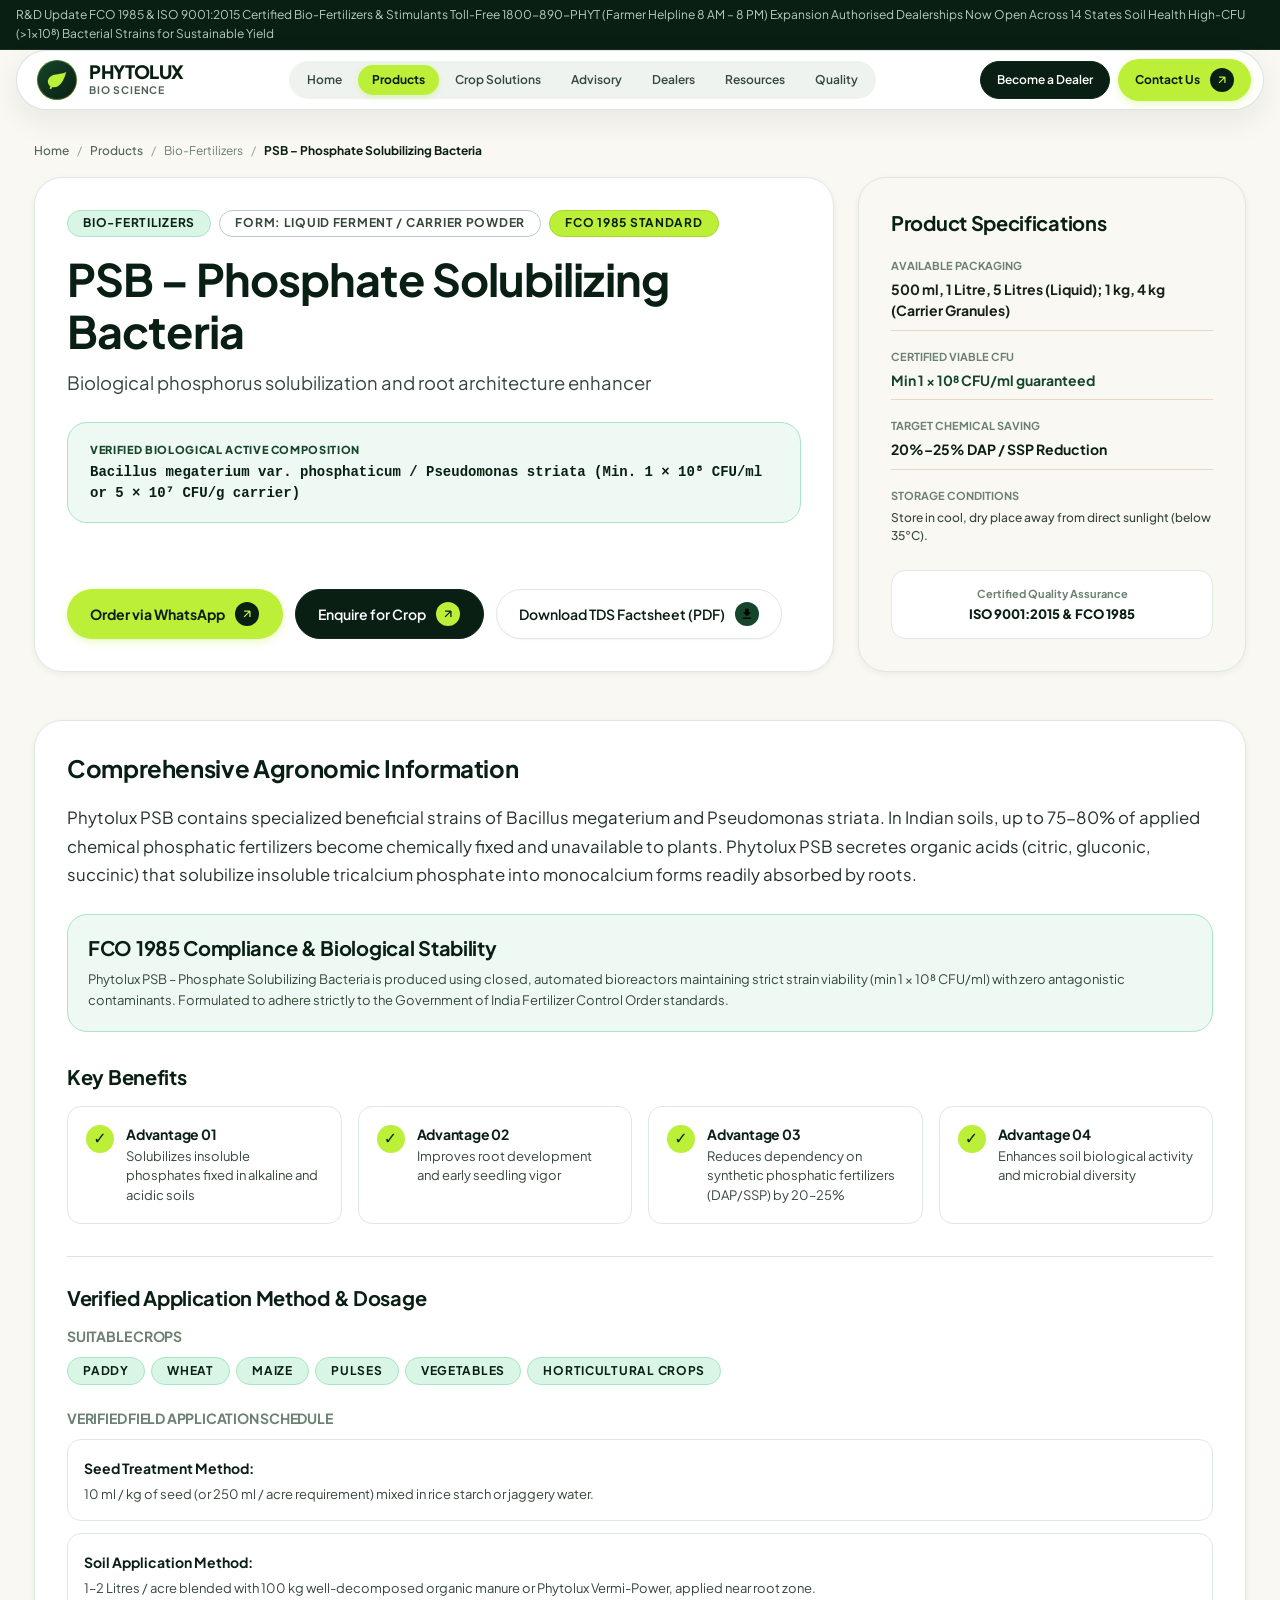
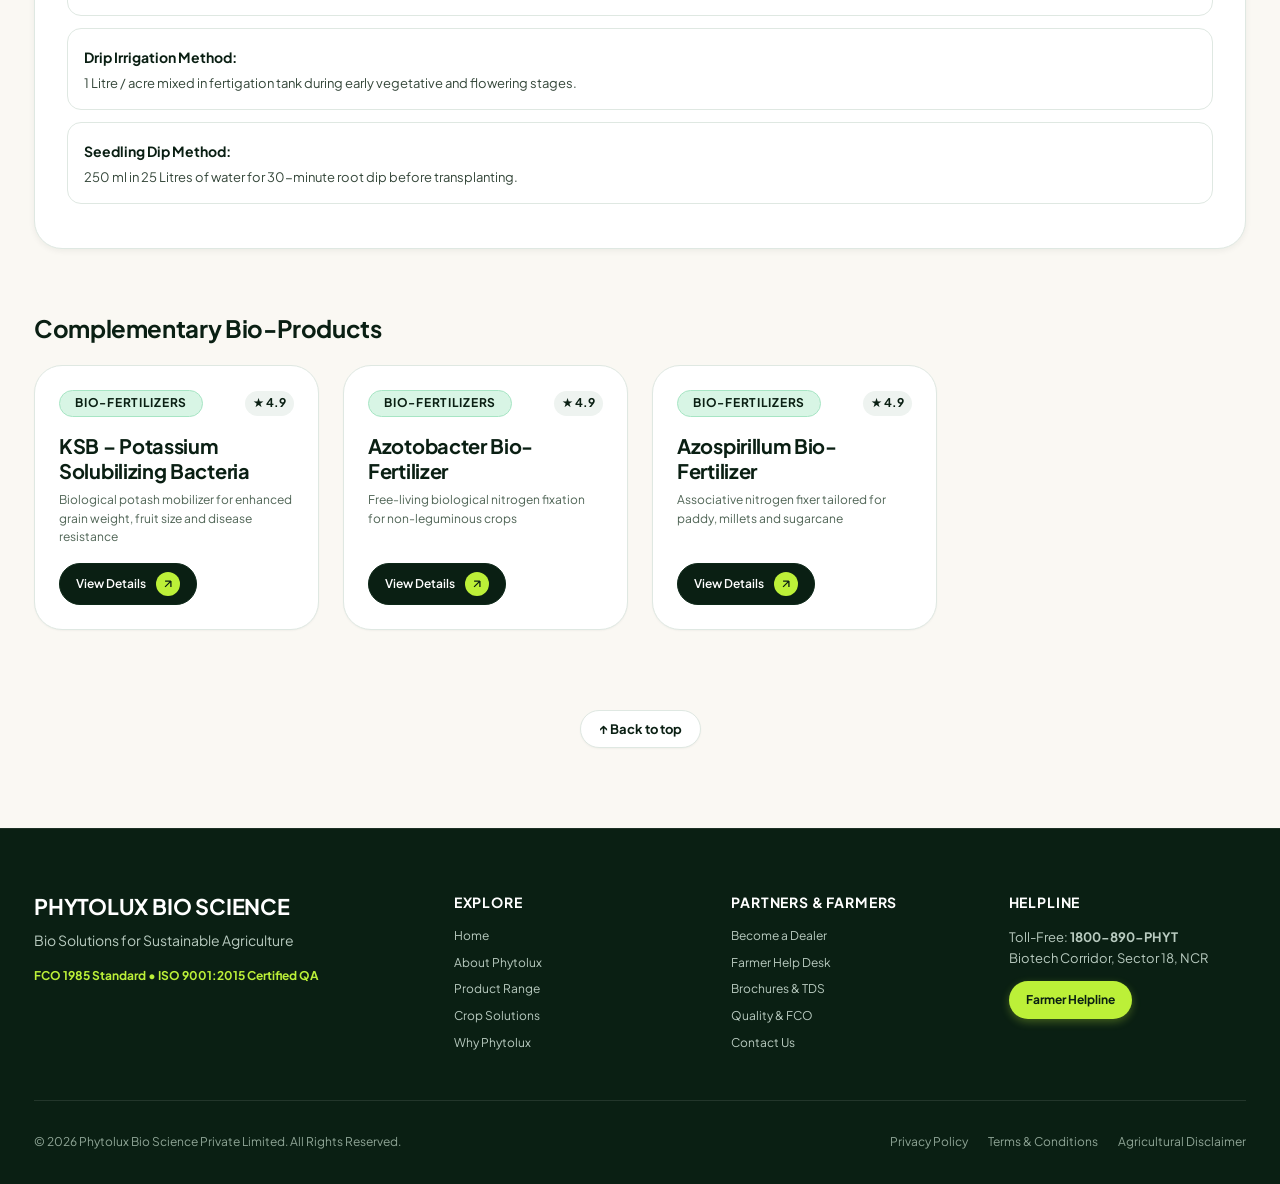
<file: product-detail.html>
<!DOCTYPE html>
<html lang="en">
<head>
  <meta charset="UTF-8">
  <meta name="viewport" content="width=device-width, initial-scale=1.0">
  <title>Product Details | Phytolux Bio Science</title>
  <meta name="description" content="Detailed specifications, verified composition, CFU counts, agronomic benefits, and crop dosage guide for Phytolux biological inputs.">

  <!-- Typography -->
  <link rel="preconnect" href="https://fonts.googleapis.com">
  <link rel="preconnect" href="https://fonts.gstatic.com" crossorigin>
  <link href="https://fonts.googleapis.com/css2?family=Plus+Jakarta+Sans:wght@400;500;600;700;800&display=swap" rel="stylesheet">

  <link rel="stylesheet" href="css/variables.css">
  <link rel="stylesheet" href="css/base.css">
  <link rel="stylesheet" href="css/components.css">
  <link rel="stylesheet" href="css/sections.css">
  <link rel="stylesheet" href="css/responsive.css">
</head>
<body>

  <!-- Top Announcement Ticker Bar -->
  <div class="top-ticker-bar">
    <div class="ticker-content">
      <span class="ticker-item"><span class="ticker-badge">R&D Update</span> FCO 1985 & ISO 9001:2015 Certified Bio-Fertilizers & Stimulants</span>
      <span class="ticker-item"><span class="ticker-badge">Toll-Free</span> 1800-890-PHYT (Farmer Helpline 8 AM – 8 PM)</span>
      <span class="ticker-item"><span class="ticker-badge">Expansion</span> Authorised Dealerships Now Open Across 14 States</span>
      <span class="ticker-item"><span class="ticker-badge">Soil Health</span> High-CFU (>1x10⁸) Bacterial Strains for Sustainable Yield</span>
    </div>
  </div>

  <!-- Floating Island Navigation Header -->
  <header class="site-header">
    <div class="site-header-inner">
      <nav class="site-nav-island" aria-label="Main Navigation">
        <a href="index.html" class="brand-pill">
          <div class="brand-logo-icon">
            <svg viewBox="0 0 24 24"><path d="M17 8C8 10 5.9 16.17 3.82 21.34l1.89.66.95-2.3c.48.17.98.3 1.34.3C19 20 22 3 22 3c-1 2-8 2.25-13 3.25S2 11.5 2 13.5c0 3.5 3 6.5 7 6.5 1.38 0 2.82-.44 4.09-1.24C16.89 16.32 18.23 11.96 17 8z"/></svg>
          </div>
          <div class="brand-title-wrap">
            <span class="brand-title">PHYTOLUX</span>
            <span class="brand-tagline">Bio Science</span>
          </div>
        </a>

        <div class="nav-pill-group">
          <a href="index.html" class="nav-pill">Home</a>
          <a href="products.html" class="nav-pill active">Products</a>
          <a href="crop-solutions.html" class="nav-pill">Crop Solutions</a>
          <a href="farmer-advisory.html" class="nav-pill">Advisory</a>
          <a href="dealer.html" class="nav-pill">Dealers</a>
          <a href="resources.html" class="nav-pill">Resources</a>
          <a href="quality-compliance.html" class="nav-pill">Quality</a>
        </div>

        <div class="header-action-group">
          <a href="dealer.html" class="btn btn-dark btn-sm" id="btn-desktop-dealer">Become a Dealer</a>
          <a href="contact.html" class="btn btn-lime btn-sm">
            Contact Us
            <span class="btn-arrow-circle"><svg viewBox="0 0 24 24"><path d="M7 17L17 7M17 7H7M17 7V17"/></svg></span>
          </a>
          <button type="button" class="hamburger-pill-btn" aria-label="Open Navigation Drawer">
            <svg viewBox="0 0 24 24"><path d="M3 18h18v-2H3v2zm0-5h18v-2H3v2zm0-7v2h18V6H3z"/></svg>
          </button>
        </div>
      </nav>
    </div>
  </header>

  <!-- Mobile Drawer Menu -->
  <div class="mobile-nav-drawer" id="mobile-nav-drawer">
    <div class="drawer-panel">
      <div>
        <div class="drawer-header">
          <div style="font-weight: 800; font-size: 1.2rem; color: var(--green-950);">PHYTOLUX</div>
          <button type="button" id="btn-close-drawer" style="font-size: 1.5rem; color: var(--slate-700); cursor: pointer;">&times;</button>
        </div>
        <div class="drawer-links">
          <a href="index.html" class="drawer-link">Home</a>
          <a href="about.html" class="drawer-link">About Us</a>
          <a href="products.html" class="drawer-link active">Our Products</a>
          <a href="crop-solutions.html" class="drawer-link">Crop Solutions</a>
          <a href="why-phytolux.html" class="drawer-link">Why Phytolux</a>
          <a href="dealer.html" class="drawer-link">Dealer Portal</a>
          <a href="farmer-advisory.html" class="drawer-link">Farmer Help</a>
          <a href="resources.html" class="drawer-link">Resource Centre</a>
          <a href="quality-compliance.html" class="drawer-link">Quality & QA</a>
          <a href="contact.html" class="drawer-link">Contact Us</a>
        </div>
      </div>
    </div>
  </div>

  <main id="main-content" style="padding-top: var(--space-8);">
    <div class="container" id="product-detail-view">
      <!-- Breadcrumb -->
      <div class="page-breadcrumb">
        <a href="index.html">Home</a>
        <span class="sep">/</span>
        <a href="products.html">Products</a>
        <span class="sep">/</span>
        <span id="detail-breadcrumb-cat">Bio-Fertilizers</span>
        <span class="sep">/</span>
        <span class="current" id="detail-breadcrumb-current">PSB – Phosphate Solubilizing Bacteria</span>
      </div>

      <!-- Top Showcase Bento -->
      <div class="bento-grid" style="margin-bottom: var(--space-12);">
        <!-- Product Main Info (Span 8) -->
        <div class="bento-card" style="grid-column: span 8;">
          <div style="display: flex; gap: 8px; margin-bottom: 16px; flex-wrap: wrap;">
            <span class="pill-tag pill-tag-green" id="detail-product-cat">Bio-Fertilizers</span>
            <span class="pill-tag pill-tag-outline" id="detail-product-form">Form: Liquid</span>
            <span class="pill-tag pill-tag-lime">FCO 1985 Standard</span>
          </div>

          <h1 id="detail-product-title" style="font-size: clamp(2rem, 3.5vw, 3rem); color: var(--green-950); margin-bottom: 12px; letter-spacing: -0.02em;">
            PSB – Phosphate Solubilizing Bacteria
          </h1>

          <p id="detail-product-tagline" style="font-size: 1.15rem; color: var(--slate-700); line-height: 1.6; margin-bottom: 24px;">
            Biological phosphorus solubilization and root architecture enhancer.
          </p>

          <div style="background: var(--green-50); border: 1px solid var(--green-200); border-radius: var(--radius-lg); padding: 18px 22px; margin-bottom: 24px;">
            <div style="font-size: 11px; font-weight: 800; text-transform: uppercase; color: var(--green-800); letter-spacing: 0.06em; margin-bottom: 4px;">
              Verified Biological Active Composition
            </div>
            <div id="detail-comp-snippet" style="font-family: monospace; font-size: 14px; font-weight: 600; color: var(--green-950); line-height: 1.5;">
              Bacillus megaterium var. phosphaticum / Pseudomonas striata (Min. 1 × 10⁸ CFU/ml)
            </div>
          </div>

          <div class="product-detail-actions" style="display: flex; gap: 12px; flex-wrap: wrap; margin-top: auto;">
            <button type="button" class="btn btn-lime" id="btn-order-wa">
              Order via WhatsApp
              <span class="btn-arrow-circle"><svg viewBox="0 0 24 24"><path d="M7 17L17 7M17 7H7M17 7V17"/></svg></span>
            </button>
            <button type="button" class="btn btn-dark" id="btn-enquire-this-product">
              Enquire for Crop
              <span class="btn-arrow-circle"><svg viewBox="0 0 24 24"><path d="M7 17L17 7M17 7H7M17 7V17"/></svg></span>
            </button>
            <button type="button" class="btn btn-white" id="btn-download-detail-tds">
              Download TDS Factsheet (PDF)
              <span class="btn-arrow-circle"><svg viewBox="0 0 24 24"><path d="M19 9h-4V3H9v6H5l7 7 7-7zM5 18v2h14v-2H5z" fill="#000" stroke="none"/></svg></span>
            </button>
          </div>
        </div>

        <!-- Packaging & Technical Side Card (Span 4) -->
        <div class="bento-card" style="grid-column: span 4; background: var(--earth-50);">
          <h3 style="font-size: 1.25rem; color: var(--green-950); margin-bottom: 16px;">Product Specifications</h3>
          
          <div style="display: flex; flex-direction: column; gap: 12px; margin-bottom: 24px;">
            <div style="border-bottom: 1px solid var(--earth-200); padding-bottom: 8px;">
              <span style="font-size: 11px; text-transform: uppercase; color: var(--slate-500); font-weight: bold;">Available Packaging</span>
              <div id="detail-packaging" style="font-weight: 700; color: var(--slate-900); font-size: 14px; margin-top: 2px;">500 ml, 1 Litre, 5 Litres, 20 Litres</div>
            </div>

            <div style="border-bottom: 1px solid var(--earth-200); padding-bottom: 8px;">
              <span style="font-size: 11px; text-transform: uppercase; color: var(--slate-500); font-weight: bold;">Certified Viable CFU</span>
              <div style="font-weight: 700; color: var(--green-800); font-size: 14px; margin-top: 2px;">Min 1 × 10⁸ CFU/ml guaranteed</div>
            </div>

            <div style="border-bottom: 1px solid var(--earth-200); padding-bottom: 8px;">
              <span style="font-size: 11px; text-transform: uppercase; color: var(--slate-500); font-weight: bold;">Target Chemical Saving</span>
              <div style="font-weight: 700; color: var(--green-950); font-size: 14px; margin-top: 2px;">20%–25% DAP / SSP Reduction</div>
            </div>

            <div>
              <span style="font-size: 11px; text-transform: uppercase; color: var(--slate-500); font-weight: bold;">Storage Conditions</span>
              <div style="font-weight: 500; color: var(--slate-700); font-size: 12px; margin-top: 2px;">Store in cool, dry place away from direct sunlight (below 35°C).</div>
            </div>
          </div>

          <div style="background: #ffffff; border: 1px solid var(--color-border); border-radius: var(--radius-md); padding: 14px; text-align: center;">
            <div style="font-size: 11px; color: var(--slate-500); font-weight: bold;">Certified Quality Assurance</div>
            <div style="font-size: 13px; font-weight: 800; color: var(--green-950); margin-top: 2px;">ISO 9001:2015 & FCO 1985</div>
          </div>
        </div>
      </div>

      <!-- Deep Dive Tabs -->
      <div style="background: #ffffff; border: 1px solid var(--color-border); border-radius: var(--radius-xl); padding: var(--space-8); margin-bottom: var(--space-16); box-shadow: var(--shadow-sm);">
        <h3 style="font-size: 1.5rem; color: var(--green-950); margin-bottom: 20px;">Comprehensive Agronomic Information</h3>
        
        <!-- Section 1: Overview -->
        <div style="margin-bottom: 32px;" id="tab-overview-content">
          <!-- Injected via js/app.js -->
        </div>

        <!-- Section 2: Benefits -->
        <div style="margin-bottom: 32px;">
          <h4 style="font-size: 1.25rem; color: var(--green-950); margin-bottom: 16px;">Key Benefits</h4>
          <div id="tab-benefits-content">
            <!-- Injected via js/app.js -->
          </div>
        </div>

        <!-- Section 3: Crops & Application Dosage -->
        <div style="border-top: 1px solid var(--slate-200); padding-top: 28px;">
          <h4 style="font-size: 1.25rem; color: var(--green-950); margin-bottom: 16px;">Verified Application Method & Dosage</h4>
          <div id="tab-dosage-content">
            <!-- Injected via js/app.js -->
          </div>
        </div>
      </div>

      <!-- Related Products Grid -->
      <div style="margin-bottom: var(--space-20);">
        <h3 style="font-size: 1.5rem; color: var(--green-950); margin-bottom: 20px;">Complementary Bio-Products</h3>
        <div class="product-matrix-grid" id="related-products-grid">
          <!-- Injected via js/app.js -->
        </div>
      </div>
    </div>

    <!-- Back to top pill -->
    <div class="back-to-top-wrap">
      <a href="#" class="back-to-top-pill" id="back-to-top-btn">↑ Back to top</a>
    </div>
  </main>

  <!-- Universal Footer -->
  <footer class="site-footer">
    <div class="container">
      <div class="footer-top">
        <div class="footer-brand">
          <h3>PHYTOLUX BIO SCIENCE</h3>
          <p>Bio Solutions for Sustainable Agriculture</p>
          <div style="font-size: 12px; color: var(--lime-500); font-weight: bold; margin-top: 12px;">
            FCO 1985 Standard • ISO 9001:2015 Certified QA
          </div>
        </div>
        <div class="footer-col">
          <h4>Explore</h4>
          <div class="footer-links">
            <a href="index.html" class="footer-link">Home</a>
            <a href="about.html" class="footer-link">About Phytolux</a>
            <a href="products.html" class="footer-link">Product Range</a>
            <a href="crop-solutions.html" class="footer-link">Crop Solutions</a>
            <a href="why-phytolux.html" class="footer-link">Why Phytolux</a>
          </div>
        </div>
        <div class="footer-col">
          <h4>Partners & Farmers</h4>
          <div class="footer-links">
            <a href="dealer.html" class="footer-link">Become a Dealer</a>
            <a href="farmer-advisory.html" class="footer-link">Farmer Help Desk</a>
            <a href="resources.html" class="footer-link">Brochures & TDS</a>
            <a href="quality-compliance.html" class="footer-link">Quality & FCO</a>
            <a href="contact.html" class="footer-link">Contact Us</a>
          </div>
        </div>
        <div class="footer-col">
          <h4>Helpline</h4>
          <p style="font-size: 13px; color: var(--slate-300); line-height: 1.6; margin-bottom: 12px;">
            Toll-Free: <strong>1800-890-PHYT</strong><br>
            Biotech Corridor, Sector 18, NCR
          </p>
          <a href="farmer-advisory.html" class="btn btn-lime btn-sm">Farmer Helpline</a>
        </div>
      </div>
      <div class="footer-bottom">
        <div class="footer-copyright">© 2026 Phytolux Bio Science Private Limited. All Rights Reserved.</div>
        <div class="footer-legal-links">
          <a href="#" data-legal-modal="privacy">Privacy Policy</a>
          <a href="#" data-legal-modal="terms">Terms & Conditions</a>
          <a href="#" data-legal-modal="disclaimer">Agricultural Disclaimer</a>
        </div>
      </div>
    </div>
  </footer>

  <!-- Modal support for printable TDS -->
  <dialog id="product-detail-modal" class="phytolux-modal"></dialog>

  <script src="js/data.js"></script>
  <script src="js/modal.js"></script>
  <script src="js/forms.js"></script>
  <script src="js/app.js"></script>
</body>
</html>
</file>
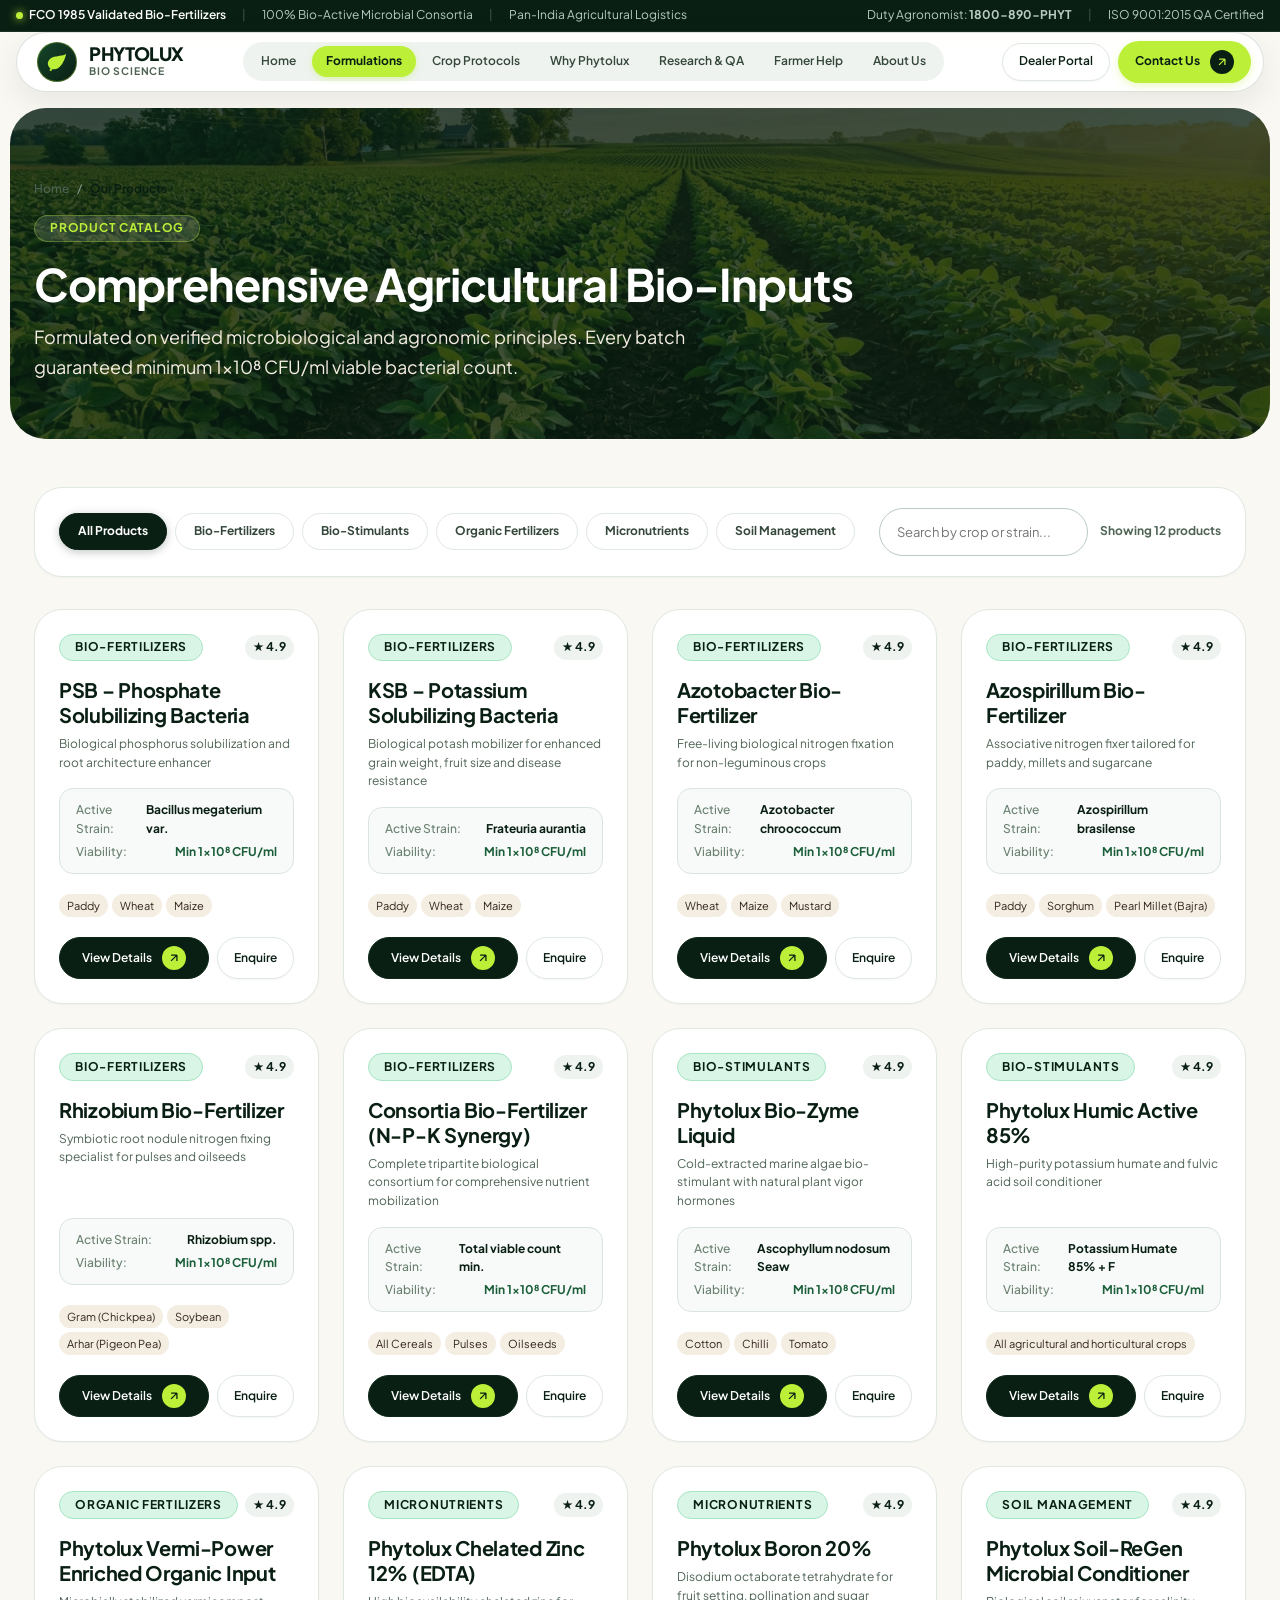
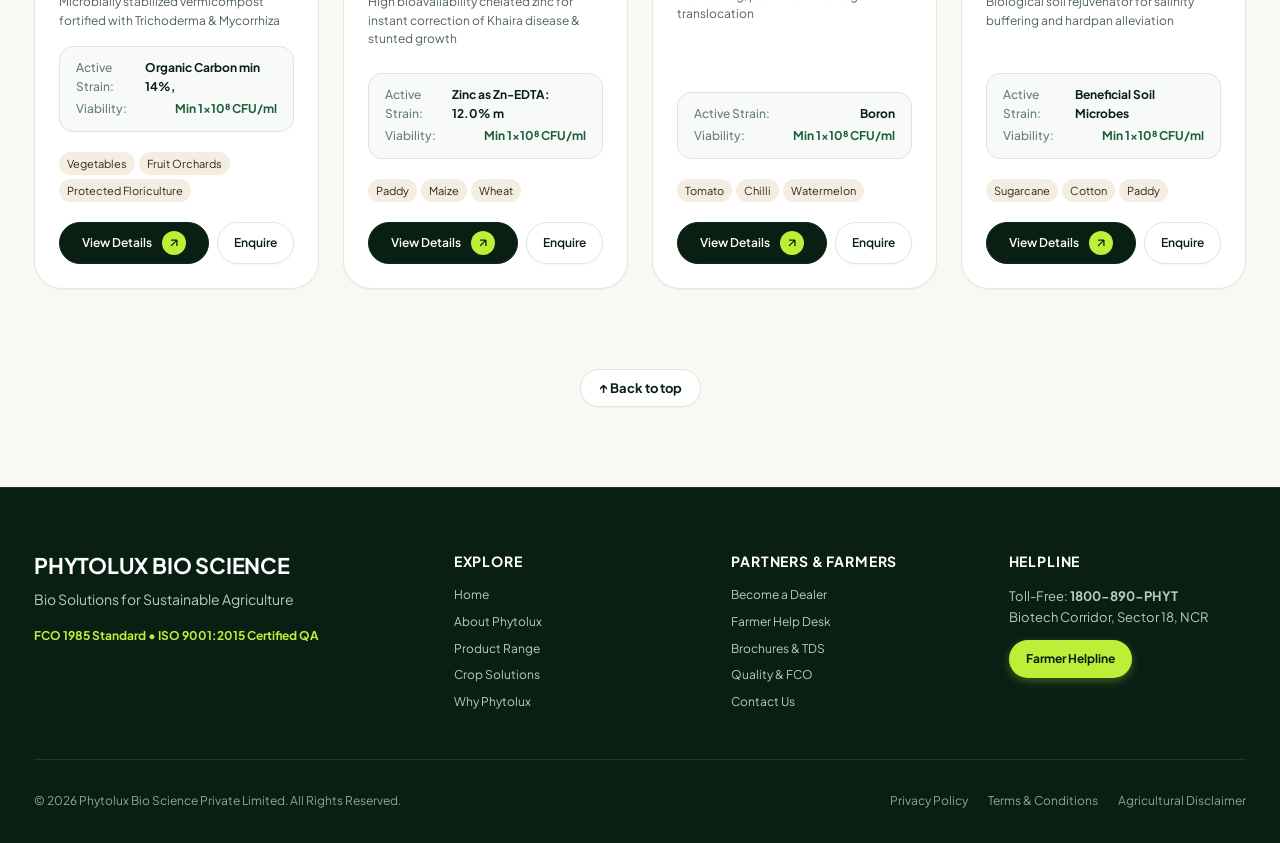
<file: products.html>
<!DOCTYPE html>
<html lang="en">
<head>
  <meta charset="UTF-8">
  <meta name="viewport" content="width=device-width, initial-scale=1.0">
  <title>Our Products Catalog | Phytolux Bio Science</title>
  <meta name="description" content="Explore Phytolux Bio Science complete agricultural range: Bio-Fertilizers (PSB, KSB, Azotobacter, Rhizobium), Bio-Stimulants, Micronutrients, Organic Fertilizers, and Soil Conditioners.">

  <!-- Typography -->
  <link rel="preconnect" href="https://fonts.googleapis.com">
  <link rel="preconnect" href="https://fonts.gstatic.com" crossorigin>
  <link href="https://fonts.googleapis.com/css2?family=Plus+Jakarta+Sans:wght@400;500;600;700;800&display=swap" rel="stylesheet">

  <link rel="stylesheet" href="css/variables.css">
  <link rel="stylesheet" href="css/base.css">
  <link rel="stylesheet" href="css/components.css">
  <link rel="stylesheet" href="css/sections.css">
  <link rel="stylesheet" href="css/responsive.css">
</head>
<body>

  <!-- Top Announcement / Ticker Strip -->
  <aside class="top-ticker-bar" aria-label="Regulatory Compliance Announcement">
    <div class="top-ticker-inner">
      <div class="ticker-left-items">
        <span class="ticker-badge-dot">
          <span class="pulse-green-dot"></span> FCO 1985 Validated Bio-Fertilizers
        </span>
        <span style="opacity: 0.3;">|</span>
        <span>100% Bio-Active Microbial Consortia</span>
        <span style="opacity: 0.3;">|</span>
        <span>Pan-India Agricultural Logistics</span>
      </div>
      <div class="ticker-right-links">
        <a href="tel:18008907498" class="ticker-link">Duty Agronomist: <strong>1800-890-PHYT</strong></a>
        <span style="opacity: 0.3;">|</span>
        <a href="quality-compliance.html" class="ticker-link">ISO 9001:2015 QA Certified</a>
      </div>
    </div>
  </aside>

  <!-- Floating Island Navigation Header -->
  <header class="site-header">
    <div class="site-header-inner">
      <nav class="site-nav-island" aria-label="Main Navigation">
        <a href="index.html" class="brand-pill">
          <div class="brand-logo-icon">
            <svg viewBox="0 0 24 24"><path d="M17 8C8 10 5.9 16.17 3.82 21.34l1.89.66.95-2.3c.48.17.98.3 1.34.3C19 20 22 3 22 3c-1 2-8 2.25-13 3.25S2 11.5 2 13.5c0 3.5 3 6.5 7 6.5 1.38 0 2.82-.44 4.09-1.24C16.89 16.32 18.23 11.96 17 8z"/></svg>
          </div>
          <div class="brand-title-wrap">
            <span class="brand-title">PHYTOLUX</span>
            <span class="brand-tagline">Bio Science</span>
          </div>
        </a>

        <div class="nav-pill-group">
          <a href="index.html" class="nav-pill">Home</a>
          <a href="products.html" class="nav-pill active">Formulations</a>
          <a href="crop-solutions.html" class="nav-pill">Crop Protocols</a>
          <a href="why-phytolux.html" class="nav-pill">Why Phytolux</a>
          <a href="quality-compliance.html" class="nav-pill">Research & QA</a>
          <a href="farmer-advisory.html" class="nav-pill">Farmer Help</a>
          <a href="about.html" class="nav-pill">About Us</a>
        </div>

        <div class="header-action-group">
          <a href="dealer.html" class="btn btn-white btn-sm" id="btn-desktop-dealer">Dealer Portal</a>
          <a href="contact.html" class="btn btn-lime btn-sm">
            Contact Us
            <span class="btn-arrow-circle"><svg viewBox="0 0 24 24"><path d="M7 17L17 7M17 7H7M17 7V17"/></svg></span>
          </a>
          <button type="button" class="hamburger-pill-btn" aria-label="Open Navigation Drawer">
            <svg viewBox="0 0 24 24"><path d="M3 18h18v-2H3v2zm0-5h18v-2H3v2zm0-7v2h18V6H3z"/></svg>
          </button>
        </div>
      </nav>
    </div>
  </header>

  <!-- Mobile Drawer Menu -->
  <div class="mobile-nav-drawer" id="mobile-nav-drawer">
    <div class="drawer-panel">
      <div>
        <div class="drawer-header">
          <div style="font-weight: 800; font-size: 1.2rem; color: var(--green-950);">PHYTOLUX</div>
          <button type="button" id="btn-close-drawer" style="font-size: 1.5rem; color: var(--slate-700); cursor: pointer;">&times;</button>
        </div>
        <div class="drawer-links">
          <a href="index.html" class="drawer-link">Home</a>
          <a href="about.html" class="drawer-link">About Us</a>
          <a href="products.html" class="drawer-link active">Our Products</a>
          <a href="crop-solutions.html" class="drawer-link">Crop Solutions</a>
          <a href="why-phytolux.html" class="drawer-link">Why Phytolux</a>
          <a href="dealer.html" class="drawer-link">Dealer Portal</a>
          <a href="farmer-advisory.html" class="drawer-link">Farmer Help</a>
          <a href="resources.html" class="drawer-link">Resource Centre</a>
          <a href="quality-compliance.html" class="drawer-link">Quality & QA</a>
          <a href="contact.html" class="drawer-link">Contact Us</a>
        </div>
      </div>
    </div>
  </div>

  <main id="main-content">
    <!-- Header Banner -->
    <div class="page-header-banner">
      <div class="page-header-bg">
        <img src="assets/images/hero-farm.jpg" alt="Agricultural Crops">
      </div>
      <div class="container">
        <div class="page-breadcrumb">
          <a href="index.html">Home</a>
          <span class="sep">/</span>
          <span class="current">Our Products</span>
        </div>
        <span class="pill-tag pill-tag-dark" style="margin-bottom: 16px;">Product Catalog</span>
        <h1>Comprehensive Agricultural Bio-Inputs</h1>
        <p>
          Formulated on verified microbiological and agronomic principles. Every batch guaranteed minimum 1×10⁸ CFU/ml viable bacterial count.
        </p>
      </div>
    </div>

    <!-- Filter & Search Controls -->
    <section class="container" style="margin-bottom: var(--space-20);">
      <div style="background: #ffffff; border: 1px solid var(--color-border); border-radius: var(--radius-xl); padding: 20px 24px; margin-bottom: 32px; display: flex; justify-content: space-between; align-items: center; flex-wrap: wrap; gap: 16px; box-shadow: var(--shadow-xs);">
        <!-- Category Filter Pills -->
        <div style="display: flex; flex-wrap: wrap; gap: 8px;">
          <button type="button" class="filter-btn active" data-filter="all">All Products</button>
          <button type="button" class="filter-btn" data-filter="bio-fertilizers">Bio-Fertilizers</button>
          <button type="button" class="filter-btn" data-filter="bio-stimulants">Bio-Stimulants</button>
          <button type="button" class="filter-btn" data-filter="organic-fertilizers">Organic Fertilizers</button>
          <button type="button" class="filter-btn" data-filter="micronutrients">Micronutrients</button>
          <button type="button" class="filter-btn" data-filter="soil-management">Soil Management</button>
        </div>

        <!-- Search Bar -->
        <div style="display: flex; align-items: center; gap: 12px; min-width: 260px;">
          <input type="search" id="product-search-input" class="form-control" placeholder="Search by crop or strain..." style="border-radius: var(--radius-pill); font-size: 13px;">
          <span id="products-count" style="font-size: 12px; font-weight: bold; color: var(--slate-600); white-space: nowrap;">Showing 12 products</span>
        </div>
      </div>

      <!-- Products Matrix -->
      <div class="product-matrix-grid" id="products-grid">
        <!-- Rendered dynamically via js/app.js -->
      </div>
    </section>

    <!-- Back to top button -->
    <div class="back-to-top-wrap">
      <a href="#" class="back-to-top-pill" id="back-to-top-btn" aria-label="Scroll back to top">
        ↑ Back to top
      </a>
    </div>
  </main>

  <!-- Universal Footer -->
  <footer class="site-footer">
    <div class="container">
      <div class="footer-top">
        <div class="footer-brand">
          <h3>PHYTOLUX BIO SCIENCE</h3>
          <p>Bio Solutions for Sustainable Agriculture</p>
          <div style="font-size: 12px; color: var(--lime-500); font-weight: bold; margin-top: 12px;">
            FCO 1985 Standard • ISO 9001:2015 Certified QA
          </div>
        </div>
        <div class="footer-col">
          <h4>Explore</h4>
          <div class="footer-links">
            <a href="index.html" class="footer-link">Home</a>
            <a href="about.html" class="footer-link">About Phytolux</a>
            <a href="products.html" class="footer-link">Product Range</a>
            <a href="crop-solutions.html" class="footer-link">Crop Solutions</a>
            <a href="why-phytolux.html" class="footer-link">Why Phytolux</a>
          </div>
        </div>
        <div class="footer-col">
          <h4>Partners & Farmers</h4>
          <div class="footer-links">
            <a href="dealer.html" class="footer-link">Become a Dealer</a>
            <a href="farmer-advisory.html" class="footer-link">Farmer Help Desk</a>
            <a href="resources.html" class="footer-link">Brochures & TDS</a>
            <a href="quality-compliance.html" class="footer-link">Quality & FCO</a>
            <a href="contact.html" class="footer-link">Contact Us</a>
          </div>
        </div>
        <div class="footer-col">
          <h4>Helpline</h4>
          <p style="font-size: 13px; color: var(--slate-300); line-height: 1.6; margin-bottom: 12px;">
            Toll-Free: <strong>1800-890-PHYT</strong><br>
            Biotech Corridor, Sector 18, NCR
          </p>
          <a href="farmer-advisory.html" class="btn btn-lime btn-sm">Farmer Helpline</a>
        </div>
      </div>
      <div class="footer-bottom">
        <div class="footer-copyright">© 2026 Phytolux Bio Science Private Limited. All Rights Reserved.</div>
        <div class="footer-legal-links">
          <a href="#" data-legal-modal="privacy">Privacy Policy</a>
          <a href="#" data-legal-modal="terms">Terms & Conditions</a>
          <a href="#" data-legal-modal="disclaimer">Agricultural Disclaimer</a>
        </div>
      </div>
    </div>
  </footer>

  <script src="js/data.js"></script>
  <script src="js/modal.js"></script>
  <script src="js/forms.js"></script>
  <script src="js/app.js"></script>
</body>
</html>
</file>
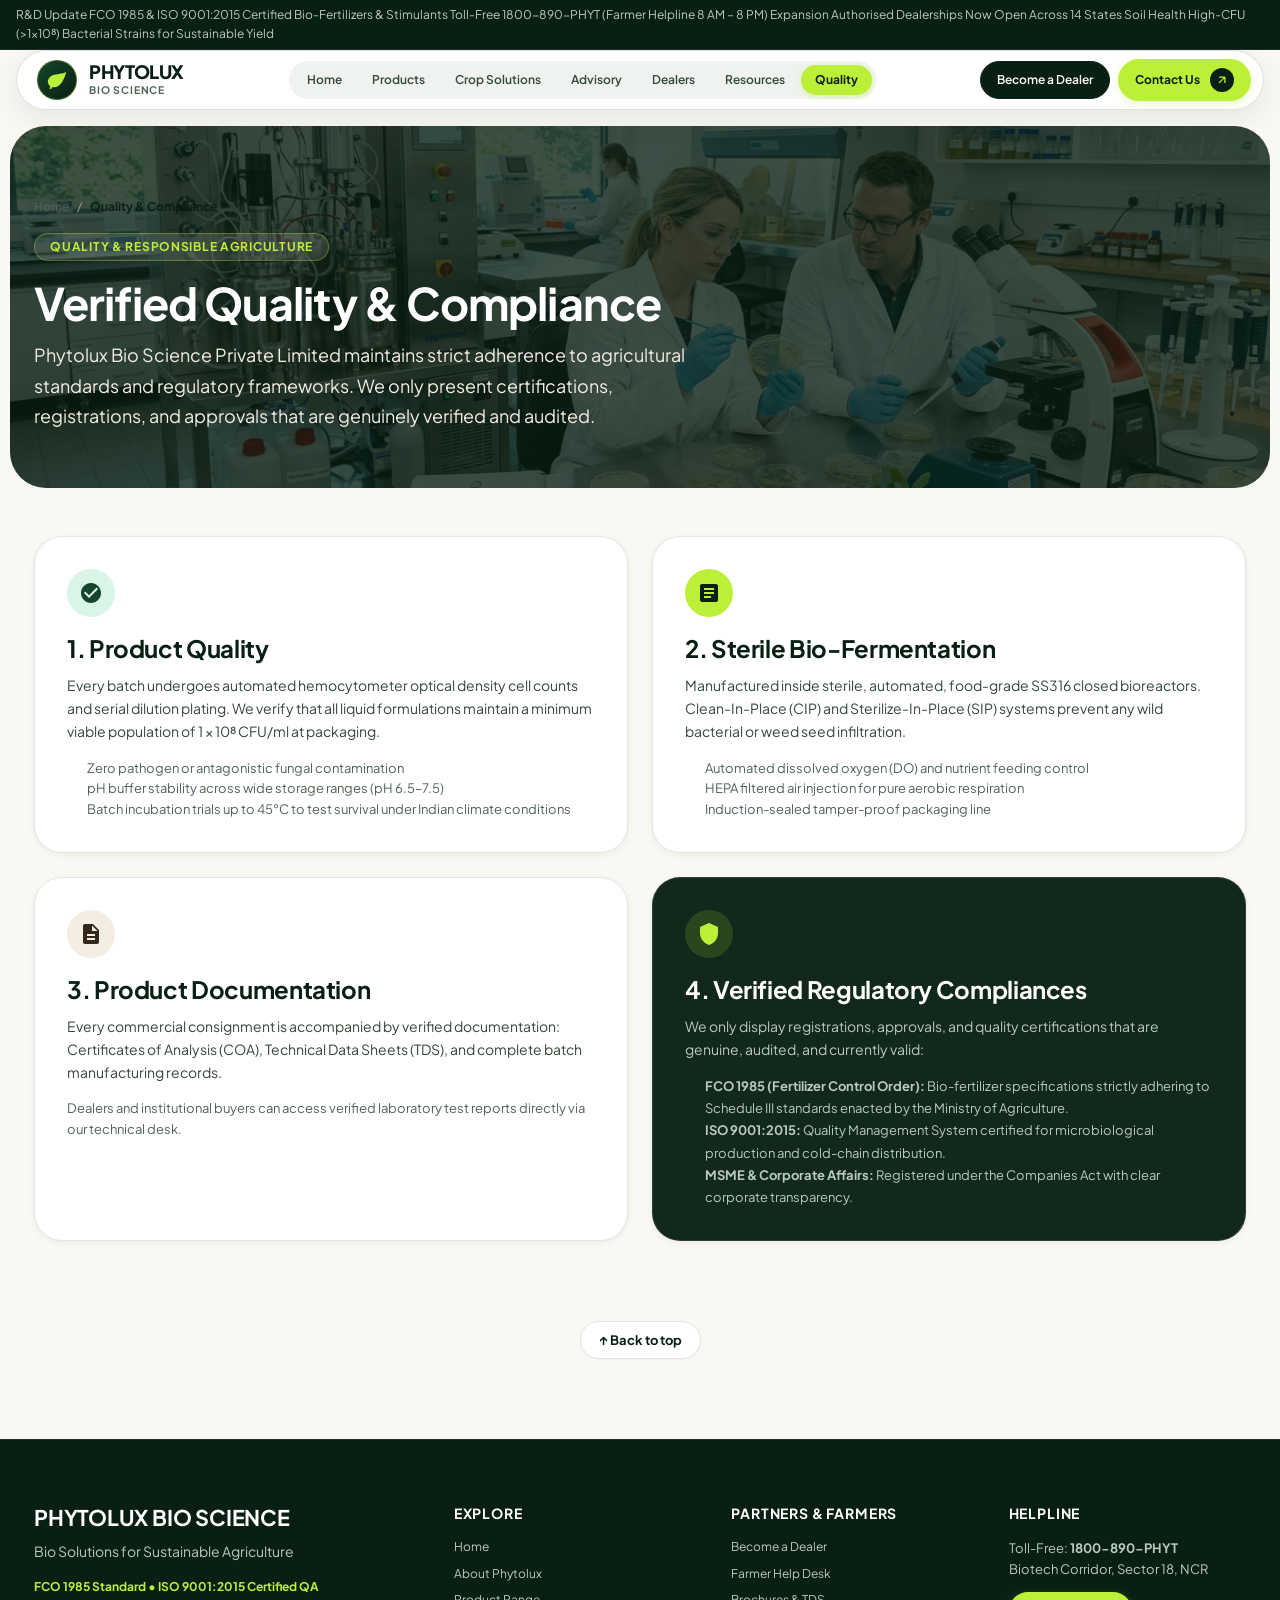
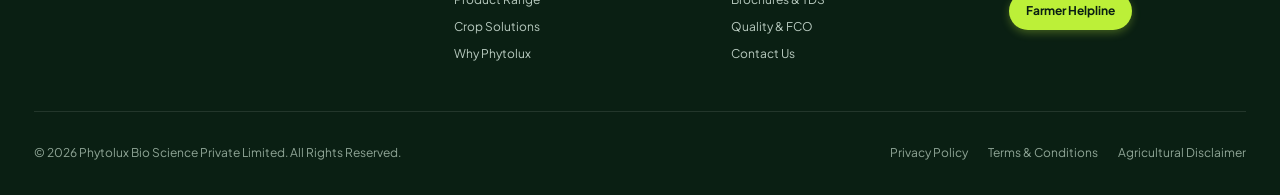
<file: quality-compliance.html>
<!DOCTYPE html>
<html lang="en">
<head>
  <meta charset="UTF-8">
  <meta name="viewport" content="width=device-width, initial-scale=1.0">
  <title>Quality & Regulatory Compliance | Phytolux Bio Science</title>
  <meta name="description" content="Phytolux Bio Science quality standards, sterile bio-fermentation technology, batch CFU verification, and compliance with the Fertilizer Control Order (FCO 1985).">

  <!-- Typography -->
  <link rel="preconnect" href="https://fonts.googleapis.com">
  <link rel="preconnect" href="https://fonts.gstatic.com" crossorigin>
  <link href="https://fonts.googleapis.com/css2?family=Plus+Jakarta+Sans:wght@400;500;600;700;800&display=swap" rel="stylesheet">

  <link rel="stylesheet" href="css/variables.css">
  <link rel="stylesheet" href="css/base.css">
  <link rel="stylesheet" href="css/components.css">
  <link rel="stylesheet" href="css/sections.css">
  <link rel="stylesheet" href="css/responsive.css">
</head>
<body>

  <!-- Top Announcement Ticker Bar -->
  <div class="top-ticker-bar">
    <div class="ticker-content">
      <span class="ticker-item"><span class="ticker-badge">R&D Update</span> FCO 1985 & ISO 9001:2015 Certified Bio-Fertilizers & Stimulants</span>
      <span class="ticker-item"><span class="ticker-badge">Toll-Free</span> 1800-890-PHYT (Farmer Helpline 8 AM – 8 PM)</span>
      <span class="ticker-item"><span class="ticker-badge">Expansion</span> Authorised Dealerships Now Open Across 14 States</span>
      <span class="ticker-item"><span class="ticker-badge">Soil Health</span> High-CFU (>1x10⁸) Bacterial Strains for Sustainable Yield</span>
    </div>
  </div>

  <!-- Floating Island Navigation Header -->
  <header class="site-header">
    <div class="site-header-inner">
      <nav class="site-nav-island" aria-label="Main Navigation">
        <a href="index.html" class="brand-pill">
          <div class="brand-logo-icon">
            <svg viewBox="0 0 24 24"><path d="M17 8C8 10 5.9 16.17 3.82 21.34l1.89.66.95-2.3c.48.17.98.3 1.34.3C19 20 22 3 22 3c-1 2-8 2.25-13 3.25S2 11.5 2 13.5c0 3.5 3 6.5 7 6.5 1.38 0 2.82-.44 4.09-1.24C16.89 16.32 18.23 11.96 17 8z"/></svg>
          </div>
          <div class="brand-title-wrap">
            <span class="brand-title">PHYTOLUX</span>
            <span class="brand-tagline">Bio Science</span>
          </div>
        </a>

        <div class="nav-pill-group">
          <a href="index.html" class="nav-pill">Home</a>
          <a href="products.html" class="nav-pill">Products</a>
          <a href="crop-solutions.html" class="nav-pill">Crop Solutions</a>
          <a href="farmer-advisory.html" class="nav-pill">Advisory</a>
          <a href="dealer.html" class="nav-pill">Dealers</a>
          <a href="resources.html" class="nav-pill">Resources</a>
          <a href="quality-compliance.html" class="nav-pill active">Quality</a>
        </div>

        <div class="header-action-group">
          <a href="dealer.html" class="btn btn-dark btn-sm" id="btn-desktop-dealer">Become a Dealer</a>
          <a href="contact.html" class="btn btn-lime btn-sm">
            Contact Us
            <span class="btn-arrow-circle"><svg viewBox="0 0 24 24"><path d="M7 17L17 7M17 7H7M17 7V17"/></svg></span>
          </a>
          <button type="button" class="hamburger-pill-btn" aria-label="Open Navigation Drawer">
            <svg viewBox="0 0 24 24"><path d="M3 18h18v-2H3v2zm0-5h18v-2H3v2zm0-7v2h18V6H3z"/></svg>
          </button>
        </div>
      </nav>
    </div>
  </header>

  <!-- Mobile Drawer Menu -->
  <div class="mobile-nav-drawer" id="mobile-nav-drawer">
    <div class="drawer-panel">
      <div>
        <div class="drawer-header">
          <div style="font-weight: 800; font-size: 1.2rem; color: var(--green-950);">PHYTOLUX</div>
          <button type="button" id="btn-close-drawer" style="font-size: 1.5rem; color: var(--slate-700); cursor: pointer;">&times;</button>
        </div>
        <div class="drawer-links">
          <a href="index.html" class="drawer-link">Home</a>
          <a href="about.html" class="drawer-link">About Us</a>
          <a href="products.html" class="drawer-link">Our Products</a>
          <a href="crop-solutions.html" class="drawer-link">Crop Solutions</a>
          <a href="why-phytolux.html" class="drawer-link">Why Phytolux</a>
          <a href="dealer.html" class="drawer-link">Dealer Portal</a>
          <a href="farmer-advisory.html" class="drawer-link">Farmer Help</a>
          <a href="resources.html" class="drawer-link">Resource Centre</a>
          <a href="quality-compliance.html" class="drawer-link active">Quality & QA</a>
          <a href="contact.html" class="drawer-link">Contact Us</a>
        </div>
      </div>
    </div>
  </div>

  <main id="main-content">
    <!-- Header Banner -->
    <div class="page-header-banner">
      <div class="page-header-bg">
        <img src="assets/images/lab-science.jpg" alt="Phytolux QA Laboratory">
      </div>
      <div class="container">
        <div class="page-breadcrumb">
          <a href="index.html">Home</a>
          <span class="sep">/</span>
          <span class="current">Quality & Compliance</span>
        </div>
        <span class="pill-tag pill-tag-dark" style="margin-bottom: 16px;">Quality & Responsible Agriculture</span>
        <h1>Verified Quality & Compliance</h1>
        <p>
          Phytolux Bio Science Private Limited maintains strict adherence to agricultural standards and regulatory frameworks. We only present certifications, registrations, and approvals that are genuinely verified and audited.
        </p>
      </div>
    </div>

    <!-- Main Compliance Content -->
    <section class="container" style="margin-bottom: var(--space-20);">
      <!-- 4 Pillars of Compliance Bento -->
      <div class="bento-grid" style="margin-bottom: var(--space-16);">
        <!-- 1. Product Quality (Span 6) -->
        <div class="bento-card" style="grid-column: span 6;">
          <div style="width: 48px; height: 48px; border-radius: 50%; background: var(--green-100); color: var(--green-800); display: flex; align-items: center; justify-content: center; margin-bottom: 16px;">
            <svg viewBox="0 0 24 24" style="width: 24px; height: 24px; fill: currentColor;"><path d="M12 2C6.48 2 2 6.48 2 12s4.48 10 10 10 10-4.48 10-10S17.52 2 12 2zm-2 15l-5-5 1.41-1.41L10 14.17l7.59-7.59L19 8l-9 9z"/></svg>
          </div>
          <h3 style="font-size: 1.5rem; color: var(--green-950); margin-bottom: 10px;">1. Product Quality</h3>
          <p style="font-size: 14px; color: var(--slate-700); line-height: 1.65; margin-bottom: 14px;">
            Every batch undergoes automated hemocytometer optical density cell counts and serial dilution plating. We verify that all liquid formulations maintain a minimum viable population of 1 × 10⁸ CFU/ml at packaging.
          </p>
          <ul style="font-size: 13px; color: var(--slate-600); line-height: 1.6; padding-left: 20px;">
            <li>Zero pathogen or antagonistic fungal contamination</li>
            <li>pH buffer stability across wide storage ranges (pH 6.5–7.5)</li>
            <li>Batch incubation trials up to 45°C to test survival under Indian climate conditions</li>
          </ul>
        </div>

        <!-- 2. Manufacturing Information (Span 6) -->
        <div class="bento-card" style="grid-column: span 6;">
          <div style="width: 48px; height: 48px; border-radius: 50%; background: var(--lime-500); color: var(--green-950); display: flex; align-items: center; justify-content: center; margin-bottom: 16px;">
            <svg viewBox="0 0 24 24" style="width: 24px; height: 24px; fill: currentColor;"><path d="M19 3H5c-1.1 0-2 .9-2 2v14c0 1.1.9 2 2 2h14c1.1 0 2-.9 2-2V5c0-1.1-.9-2-2-2zm-5 14H7v-2h7v2zm3-4H7v-2h10v2zm0-4H7V7h10v2z"/></svg>
          </div>
          <h3 style="font-size: 1.5rem; color: var(--green-950); margin-bottom: 10px;">2. Sterile Bio-Fermentation</h3>
          <p style="font-size: 14px; color: var(--slate-700); line-height: 1.65; margin-bottom: 14px;">
            Manufactured inside sterile, automated, food-grade SS316 closed bioreactors. Clean-In-Place (CIP) and Sterilize-In-Place (SIP) systems prevent any wild bacterial or weed seed infiltration.
          </p>
          <ul style="font-size: 13px; color: var(--slate-600); line-height: 1.6; padding-left: 20px;">
            <li>Automated dissolved oxygen (DO) and nutrient feeding control</li>
            <li>HEPA filtered air injection for pure aerobic respiration</li>
            <li>Induction-sealed tamper-proof packaging line</li>
          </ul>
        </div>

        <!-- 3. Product Documentation (Span 6) -->
        <div class="bento-card" style="grid-column: span 6;">
          <div style="width: 48px; height: 48px; border-radius: 50%; background: var(--earth-100); color: var(--earth-900); display: flex; align-items: center; justify-content: center; margin-bottom: 16px;">
            <svg viewBox="0 0 24 24" style="width: 24px; height: 24px; fill: currentColor;"><path d="M14 2H6c-1.1 0-1.99.9-1.99 2L4 20c0 1.1.89 2 1.99 2H18c1.1 0 2-.9 2-2V8l-6-6zm2 16H8v-2h8v2zm0-4H8v-2h8v2zm-3-5V3.5L18.5 9H13z"/></svg>
          </div>
          <h3 style="font-size: 1.5rem; color: var(--green-950); margin-bottom: 10px;">3. Product Documentation</h3>
          <p style="font-size: 14px; color: var(--slate-700); line-height: 1.65; margin-bottom: 14px;">
            Every commercial consignment is accompanied by verified documentation: Certificates of Analysis (COA), Technical Data Sheets (TDS), and complete batch manufacturing records.
          </p>
          <p style="font-size: 13px; color: var(--slate-600); line-height: 1.6;">
            Dealers and institutional buyers can access verified laboratory test reports directly via our technical desk.
          </p>
        </div>

        <!-- 4. Regulatory & Certifications (Span 6) -->
        <div class="bento-card bento-card-dark" style="grid-column: span 6;">
          <div style="width: 48px; height: 48px; border-radius: 50%; background: rgba(188, 240, 56, 0.15); color: var(--lime-500); display: flex; align-items: center; justify-content: center; margin-bottom: 16px;">
            <svg viewBox="0 0 24 24" style="width: 24px; height: 24px; fill: currentColor;"><path d="M12 1L3 5v6c0 5.55 3.84 10.74 9 12 5.16-1.26 9-6.45 9-12V5l-9-4z"/></svg>
          </div>
          <h3 style="font-size: 1.5rem; color: #ffffff; margin-bottom: 10px;">4. Verified Regulatory Compliances</h3>
          <p style="font-size: 14px; color: var(--slate-300); line-height: 1.65; margin-bottom: 14px;">
            We only display registrations, approvals, and quality certifications that are genuine, audited, and currently valid:
          </p>
          <ul style="font-size: 13px; color: var(--slate-300); line-height: 1.7; padding-left: 20px;">
            <li><strong>FCO 1985 (Fertilizer Control Order):</strong> Bio-fertilizer specifications strictly adhering to Schedule III standards enacted by the Ministry of Agriculture.</li>
            <li><strong>ISO 9001:2015:</strong> Quality Management System certified for microbiological production and cold-chain distribution.</li>
            <li><strong>MSME & Corporate Affairs:</strong> Registered under the Companies Act with clear corporate transparency.</li>
          </ul>
        </div>
      </div>
    </section>

    <!-- Back to top pill -->
    <div class="back-to-top-wrap">
      <a href="#" class="back-to-top-pill" id="back-to-top-btn">↑ Back to top</a>
    </div>
  </main>

  <!-- Universal Footer -->
  <footer class="site-footer">
    <div class="container">
      <div class="footer-top">
        <div class="footer-brand">
          <h3>PHYTOLUX BIO SCIENCE</h3>
          <p>Bio Solutions for Sustainable Agriculture</p>
          <div style="font-size: 12px; color: var(--lime-500); font-weight: bold; margin-top: 12px;">
            FCO 1985 Standard • ISO 9001:2015 Certified QA
          </div>
        </div>
        <div class="footer-col">
          <h4>Explore</h4>
          <div class="footer-links">
            <a href="index.html" class="footer-link">Home</a>
            <a href="about.html" class="footer-link">About Phytolux</a>
            <a href="products.html" class="footer-link">Product Range</a>
            <a href="crop-solutions.html" class="footer-link">Crop Solutions</a>
            <a href="why-phytolux.html" class="footer-link">Why Phytolux</a>
          </div>
        </div>
        <div class="footer-col">
          <h4>Partners & Farmers</h4>
          <div class="footer-links">
            <a href="dealer.html" class="footer-link">Become a Dealer</a>
            <a href="farmer-advisory.html" class="footer-link">Farmer Help Desk</a>
            <a href="resources.html" class="footer-link">Brochures & TDS</a>
            <a href="quality-compliance.html" class="footer-link">Quality & FCO</a>
            <a href="contact.html" class="footer-link">Contact Us</a>
          </div>
        </div>
        <div class="footer-col">
          <h4>Helpline</h4>
          <p style="font-size: 13px; color: var(--slate-300); line-height: 1.6; margin-bottom: 12px;">
            Toll-Free: <strong>1800-890-PHYT</strong><br>
            Biotech Corridor, Sector 18, NCR
          </p>
          <a href="farmer-advisory.html" class="btn btn-lime btn-sm">Farmer Helpline</a>
        </div>
      </div>
      <div class="footer-bottom">
        <div class="footer-copyright">© 2026 Phytolux Bio Science Private Limited. All Rights Reserved.</div>
        <div class="footer-legal-links">
          <a href="#" data-legal-modal="privacy">Privacy Policy</a>
          <a href="#" data-legal-modal="terms">Terms & Conditions</a>
          <a href="#" data-legal-modal="disclaimer">Agricultural Disclaimer</a>
        </div>
      </div>
    </div>
  </footer>

  <script src="js/data.js"></script>
  <script src="js/modal.js"></script>
  <script src="js/forms.js"></script>
  <script src="js/app.js"></script>
</body>
</html>
</file>
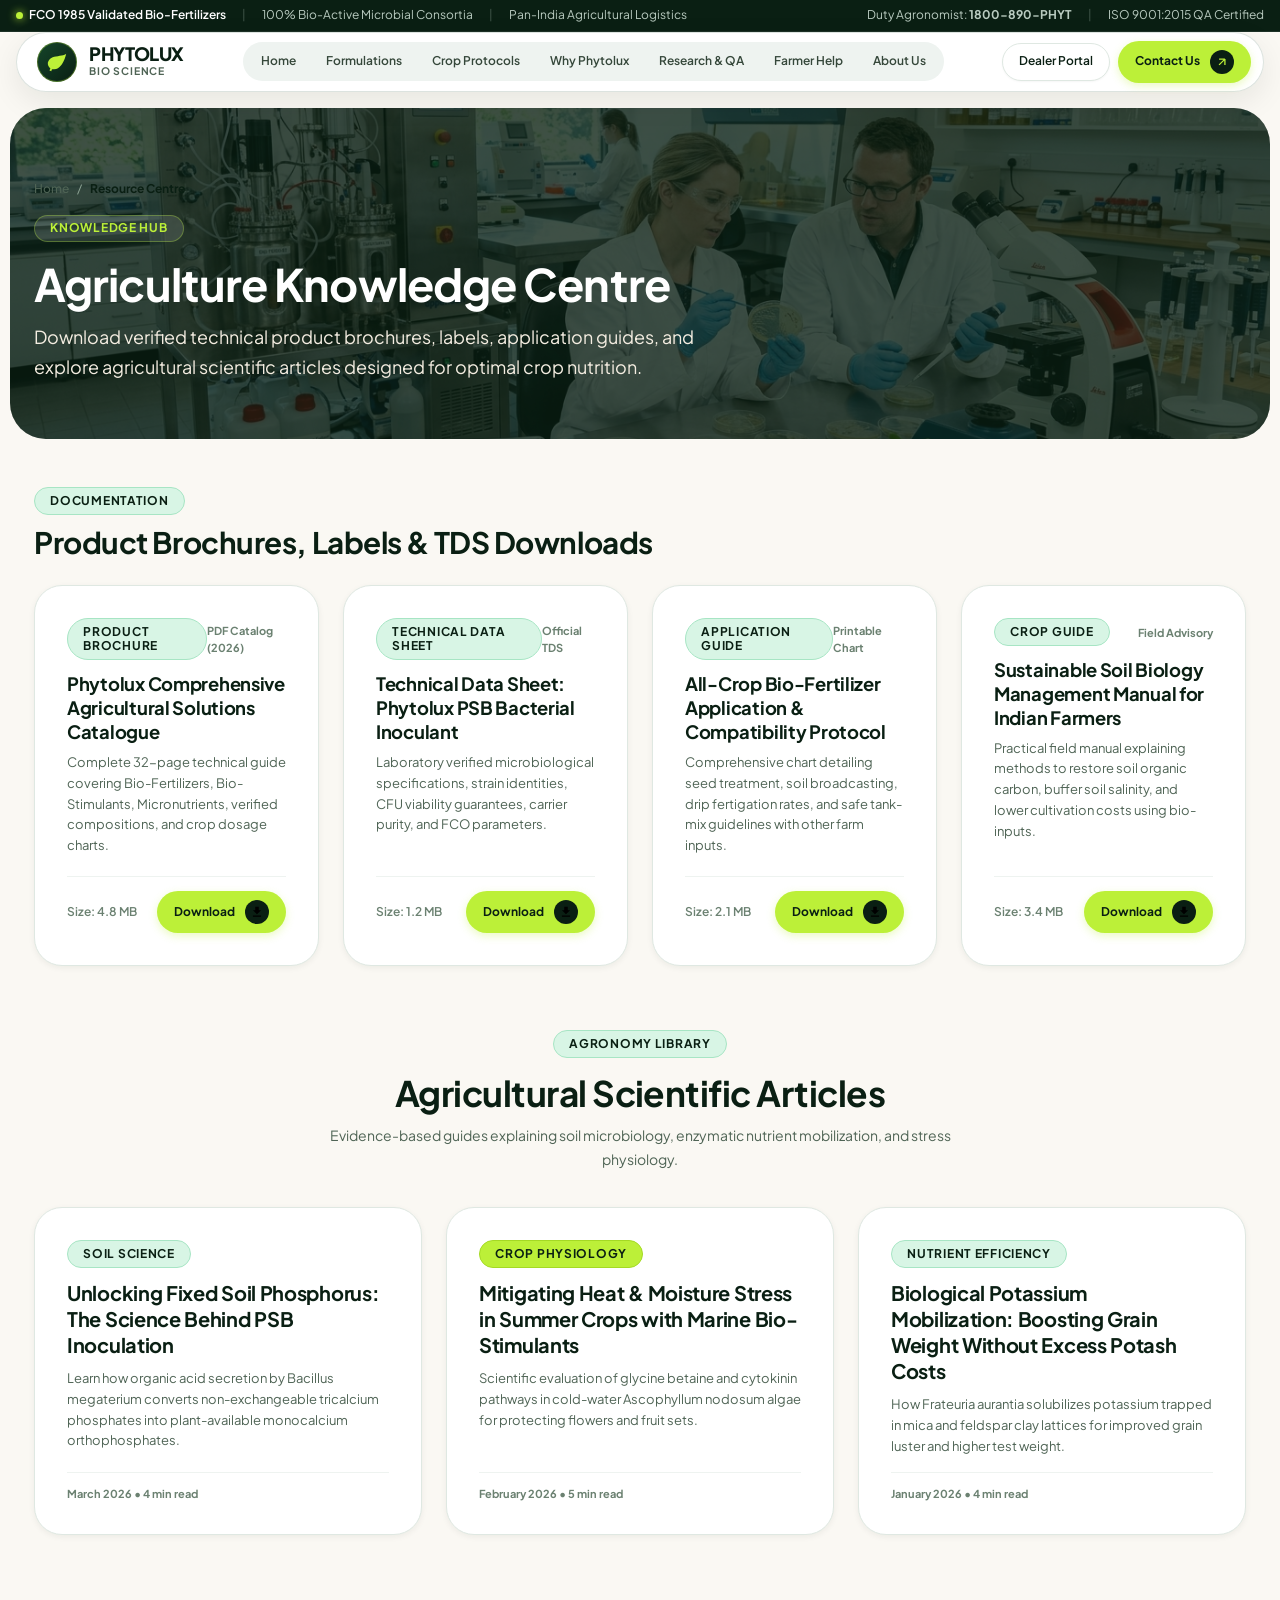
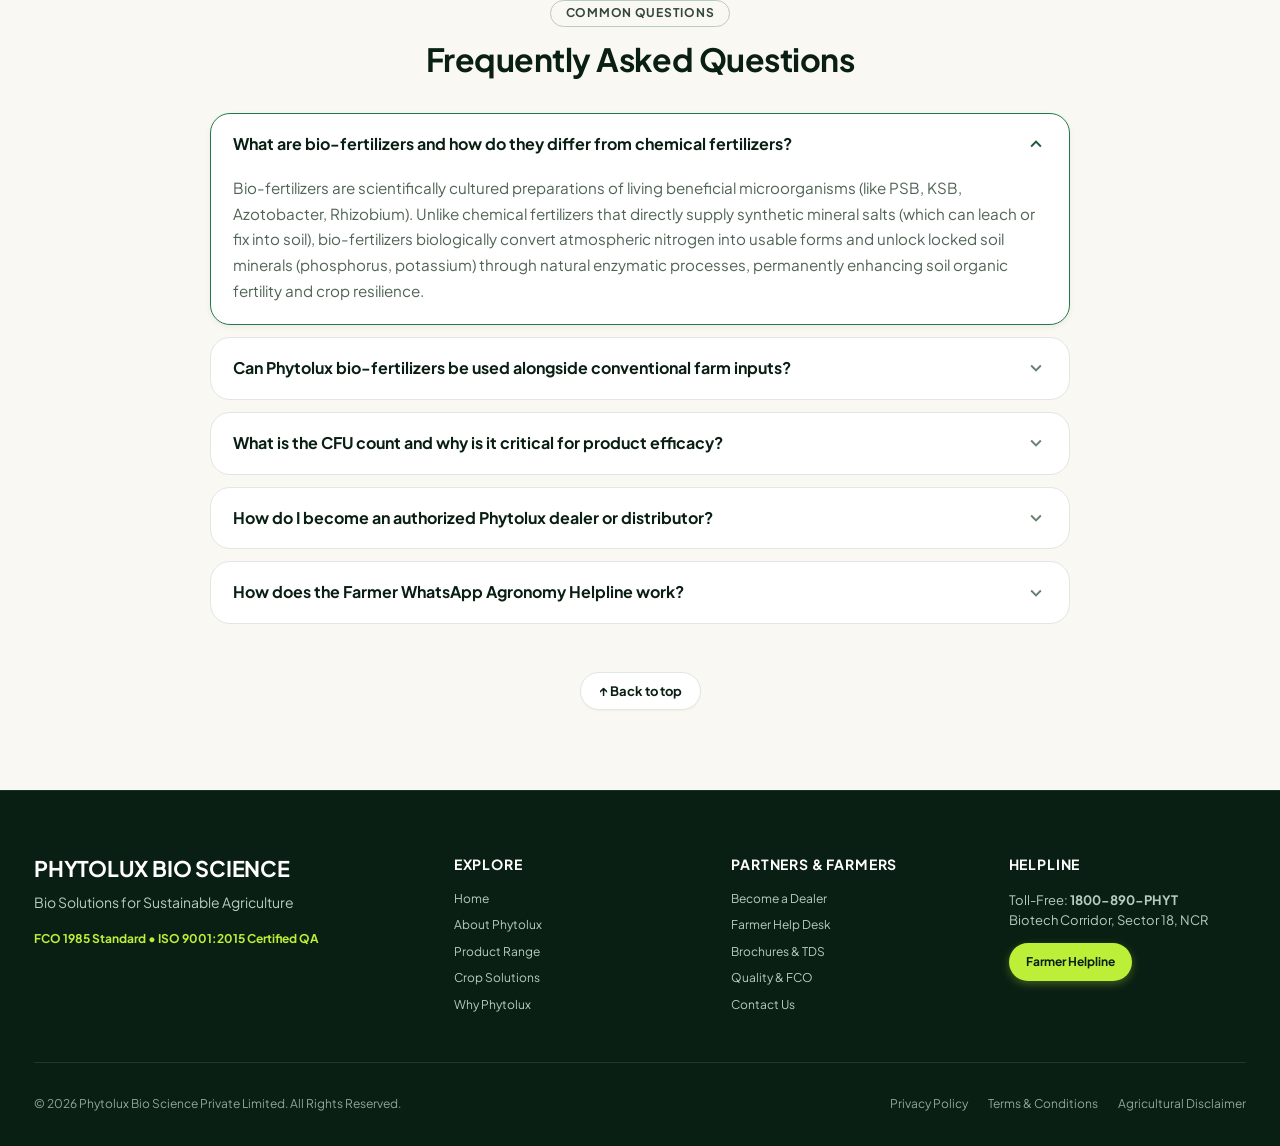
<file: resources.html>
<!DOCTYPE html>
<html lang="en">
<head>
  <meta charset="UTF-8">
  <meta name="viewport" content="width=device-width, initial-scale=1.0">
  <title>Resource Centre & Agronomy Knowledge Hub | Phytolux Bio Science</title>
  <meta name="description" content="Download Phytolux product brochures, technical data sheets (TDS), field application guides, crop spray schedules, agricultural research articles, and FAQs.">

  <!-- Typography -->
  <link rel="preconnect" href="https://fonts.googleapis.com">
  <link rel="preconnect" href="https://fonts.gstatic.com" crossorigin>
  <link href="https://fonts.googleapis.com/css2?family=Plus+Jakarta+Sans:wght@400;500;600;700;800&display=swap" rel="stylesheet">

  <link rel="stylesheet" href="css/variables.css">
  <link rel="stylesheet" href="css/base.css">
  <link rel="stylesheet" href="css/components.css">
  <link rel="stylesheet" href="css/sections.css">
  <link rel="stylesheet" href="css/responsive.css">
</head>
<body>

  <!-- Top Announcement / Ticker Strip -->
  <aside class="top-ticker-bar" aria-label="Regulatory Compliance Announcement">
    <div class="top-ticker-inner">
      <div class="ticker-left-items">
        <span class="ticker-badge-dot">
          <span class="pulse-green-dot"></span> FCO 1985 Validated Bio-Fertilizers
        </span>
        <span style="opacity: 0.3;">|</span>
        <span>100% Bio-Active Microbial Consortia</span>
        <span style="opacity: 0.3;">|</span>
        <span>Pan-India Agricultural Logistics</span>
      </div>
      <div class="ticker-right-links">
        <a href="tel:18008907498" class="ticker-link">Duty Agronomist: <strong>1800-890-PHYT</strong></a>
        <span style="opacity: 0.3;">|</span>
        <a href="quality-compliance.html" class="ticker-link">ISO 9001:2015 QA Certified</a>
      </div>
    </div>
  </aside>

  <!-- Floating Island Navigation Header -->
  <header class="site-header">
    <div class="site-header-inner">
      <nav class="site-nav-island" aria-label="Main Navigation">
        <a href="index.html" class="brand-pill">
          <div class="brand-logo-icon">
            <svg viewBox="0 0 24 24"><path d="M17 8C8 10 5.9 16.17 3.82 21.34l1.89.66.95-2.3c.48.17.98.3 1.34.3C19 20 22 3 22 3c-1 2-8 2.25-13 3.25S2 11.5 2 13.5c0 3.5 3 6.5 7 6.5 1.38 0 2.82-.44 4.09-1.24C16.89 16.32 18.23 11.96 17 8z"/></svg>
          </div>
          <div class="brand-title-wrap">
            <span class="brand-title">PHYTOLUX</span>
            <span class="brand-tagline">Bio Science</span>
          </div>
        </a>

        <div class="nav-pill-group">
          <a href="index.html" class="nav-pill">Home</a>
          <a href="products.html" class="nav-pill">Formulations</a>
          <a href="crop-solutions.html" class="nav-pill">Crop Protocols</a>
          <a href="why-phytolux.html" class="nav-pill">Why Phytolux</a>
          <a href="quality-compliance.html" class="nav-pill">Research & QA</a>
          <a href="farmer-advisory.html" class="nav-pill">Farmer Help</a>
          <a href="about.html" class="nav-pill">About Us</a>
        </div>

        <div class="header-action-group">
          <a href="dealer.html" class="btn btn-white btn-sm" id="btn-desktop-dealer">Dealer Portal</a>
          <a href="contact.html" class="btn btn-lime btn-sm">
            Contact Us
            <span class="btn-arrow-circle"><svg viewBox="0 0 24 24"><path d="M7 17L17 7M17 7H7M17 7V17"/></svg></span>
          </a>
          <button type="button" class="hamburger-pill-btn" aria-label="Open Navigation Drawer">
            <svg viewBox="0 0 24 24"><path d="M3 18h18v-2H3v2zm0-5h18v-2H3v2zm0-7v2h18V6H3z"/></svg>
          </button>
        </div>
      </nav>
    </div>
  </header>

  <!-- Mobile Drawer Menu -->
  <div class="mobile-nav-drawer" id="mobile-nav-drawer">
    <div class="drawer-panel">
      <div>
        <div class="drawer-header">
          <div style="font-weight: 800; font-size: 1.2rem; color: var(--green-950);">PHYTOLUX</div>
          <button type="button" id="btn-close-drawer" style="font-size: 1.5rem; color: var(--slate-700); cursor: pointer;">&times;</button>
        </div>
        <div class="drawer-links">
          <a href="index.html" class="drawer-link">Home</a>
          <a href="about.html" class="drawer-link">About Us</a>
          <a href="products.html" class="drawer-link">Our Products</a>
          <a href="crop-solutions.html" class="drawer-link">Crop Solutions</a>
          <a href="why-phytolux.html" class="drawer-link">Why Phytolux</a>
          <a href="dealer.html" class="drawer-link">Dealer Portal</a>
          <a href="farmer-advisory.html" class="drawer-link">Farmer Help</a>
          <a href="resources.html" class="drawer-link active">Resource Centre</a>
          <a href="quality-compliance.html" class="drawer-link">Quality & QA</a>
          <a href="contact.html" class="drawer-link">Contact Us</a>
        </div>
      </div>
    </div>
  </div>

  <main id="main-content">
    <!-- Header Banner -->
    <div class="page-header-banner">
      <div class="page-header-bg">
        <img src="assets/images/lab-science.jpg" alt="Phytolux Knowledge Base">
      </div>
      <div class="container">
        <div class="page-breadcrumb">
          <a href="index.html">Home</a>
          <span class="sep">/</span>
          <span class="current">Resource Centre</span>
        </div>
        <span class="pill-tag pill-tag-dark" style="margin-bottom: 16px;">Knowledge Hub</span>
        <h1>Agriculture Knowledge Centre</h1>
        <p>
          Download verified technical product brochures, labels, application guides, and explore agricultural scientific articles designed for optimal crop nutrition.
        </p>
      </div>
    </div>

    <!-- Downloadable Technical Resources Grid -->
    <section class="container" style="margin-bottom: var(--space-20);">
      <div style="display: flex; justify-content: space-between; align-items: flex-end; margin-bottom: 24px;">
        <div>
          <span class="pill-tag pill-tag-green" style="margin-bottom: 8px;">Documentation</span>
          <h2 style="font-size: 1.85rem; color: var(--green-950); margin: 0;">Product Brochures, Labels & TDS Downloads</h2>
        </div>
      </div>

      <div class="resources-card-grid" id="resources-grid">
        <!-- Populated via js/app.js -->
      </div>

      <!-- Agricultural Scientific Articles & SEO Section -->
      <div style="margin-bottom: var(--space-16);">
        <div style="text-align: center; max-width: 680px; margin: 0 auto 36px;">
          <span class="pill-tag pill-tag-green" style="margin-bottom: 12px;">Agronomy Library</span>
          <h2 style="font-size: 2.2rem; color: var(--green-950); margin: 0;">Agricultural Scientific Articles</h2>
          <p style="font-size: 14px; color: var(--slate-600); margin-top: 8px;">Evidence-based guides explaining soil microbiology, enzymatic nutrient mobilization, and stress physiology.</p>
        </div>

        <div class="articles-bento-grid">
          <article class="bento-card">
            <span class="pill-tag pill-tag-green" style="margin-bottom: 12px; align-self: flex-start;">Soil Science</span>
            <h3 style="font-size: 1.25rem; color: var(--green-950); margin-bottom: 10px;">
              Unlocking Fixed Soil Phosphorus: The Science Behind PSB Inoculation
            </h3>
            <p style="font-size: 13px; color: var(--slate-600); line-height: 1.6; margin-bottom: 16px; flex-grow: 1;">
              Learn how organic acid secretion by Bacillus megaterium converts non-exchangeable tricalcium phosphates into plant-available monocalcium orthophosphates.
            </p>
            <div style="font-size: 11px; color: var(--slate-500); font-weight: bold; border-top: 1px solid var(--slate-100); padding-top: 12px;">March 2026 • 4 min read</div>
          </article>

          <article class="bento-card">
            <span class="pill-tag pill-tag-lime" style="margin-bottom: 12px; align-self: flex-start;">Crop Physiology</span>
            <h3 style="font-size: 1.25rem; color: var(--green-950); margin-bottom: 10px;">
              Mitigating Heat & Moisture Stress in Summer Crops with Marine Bio-Stimulants
            </h3>
            <p style="font-size: 13px; color: var(--slate-600); line-height: 1.6; margin-bottom: 16px; flex-grow: 1;">
              Scientific evaluation of glycine betaine and cytokinin pathways in cold-water Ascophyllum nodosum algae for protecting flowers and fruit sets.
            </p>
            <div style="font-size: 11px; color: var(--slate-500); font-weight: bold; border-top: 1px solid var(--slate-100); padding-top: 12px;">February 2026 • 5 min read</div>
          </article>

          <article class="bento-card">
            <span class="pill-tag pill-tag-green" style="margin-bottom: 12px; align-self: flex-start;">Nutrient Efficiency</span>
            <h3 style="font-size: 1.25rem; color: var(--green-950); margin-bottom: 10px;">
              Biological Potassium Mobilization: Boosting Grain Weight Without Excess Potash Costs
            </h3>
            <p style="font-size: 13px; color: var(--slate-600); line-height: 1.6; margin-bottom: 16px; flex-grow: 1;">
              How Frateuria aurantia solubilizes potassium trapped in mica and feldspar clay lattices for improved grain luster and higher test weight.
            </p>
            <div style="font-size: 11px; color: var(--slate-500); font-weight: bold; border-top: 1px solid var(--slate-100); padding-top: 12px;">January 2026 • 4 min read</div>
          </article>
        </div>
      </div>

      <!-- Frequently Asked Questions -->
      <div style="max-width: 860px; margin: 0 auto var(--space-12);">
        <div style="text-align: center; margin-bottom: 32px;">
          <span class="pill-tag pill-tag-outline" style="margin-bottom: 12px;">Common Questions</span>
          <h2 style="font-size: 2rem; color: var(--green-950); margin: 0;">Frequently Asked Questions</h2>
        </div>
        <div class="faq-accordion-wrap" id="faq-accordion">
          <!-- Populated dynamically via js/app.js -->
        </div>
      </div>

      <!-- Back to top button -->
      <div class="back-to-top-wrap">
        <a href="#" class="back-to-top-pill" id="back-to-top-btn" aria-label="Scroll back to top">
          ↑ Back to top
        </a>
      </div>
    </section>
  </main>

  <!-- Universal Footer -->
  <footer class="site-footer">
    <div class="container">
      <div class="footer-top">
        <div class="footer-brand">
          <h3>PHYTOLUX BIO SCIENCE</h3>
          <p>Bio Solutions for Sustainable Agriculture</p>
          <div style="font-size: 12px; color: var(--lime-500); font-weight: bold; margin-top: 12px;">
            FCO 1985 Standard • ISO 9001:2015 Certified QA
          </div>
        </div>
        <div class="footer-col">
          <h4>Explore</h4>
          <div class="footer-links">
            <a href="index.html" class="footer-link">Home</a>
            <a href="about.html" class="footer-link">About Phytolux</a>
            <a href="products.html" class="footer-link">Product Range</a>
            <a href="crop-solutions.html" class="footer-link">Crop Solutions</a>
            <a href="why-phytolux.html" class="footer-link">Why Phytolux</a>
          </div>
        </div>
        <div class="footer-col">
          <h4>Partners & Farmers</h4>
          <div class="footer-links">
            <a href="dealer.html" class="footer-link">Become a Dealer</a>
            <a href="farmer-advisory.html" class="footer-link">Farmer Help Desk</a>
            <a href="resources.html" class="footer-link">Brochures & TDS</a>
            <a href="quality-compliance.html" class="footer-link">Quality & FCO</a>
            <a href="contact.html" class="footer-link">Contact Us</a>
          </div>
        </div>
        <div class="footer-col">
          <h4>Helpline</h4>
          <p style="font-size: 13px; color: var(--slate-300); line-height: 1.6; margin-bottom: 12px;">
            Toll-Free: <strong>1800-890-PHYT</strong><br>
            Biotech Corridor, Sector 18, NCR
          </p>
          <a href="farmer-advisory.html" class="btn btn-lime btn-sm">Farmer Helpline</a>
        </div>
      </div>
      <div class="footer-bottom">
        <div class="footer-copyright">© 2026 Phytolux Bio Science Private Limited. All Rights Reserved.</div>
        <div class="footer-legal-links">
          <a href="#" data-legal-modal="privacy">Privacy Policy</a>
          <a href="#" data-legal-modal="terms">Terms & Conditions</a>
          <a href="#" data-legal-modal="disclaimer">Agricultural Disclaimer</a>
        </div>
      </div>
    </div>
  </footer>

  <script src="js/data.js"></script>
  <script src="js/modal.js"></script>
  <script src="js/forms.js"></script>
  <script src="js/app.js"></script>
</body>
</html>
</file>
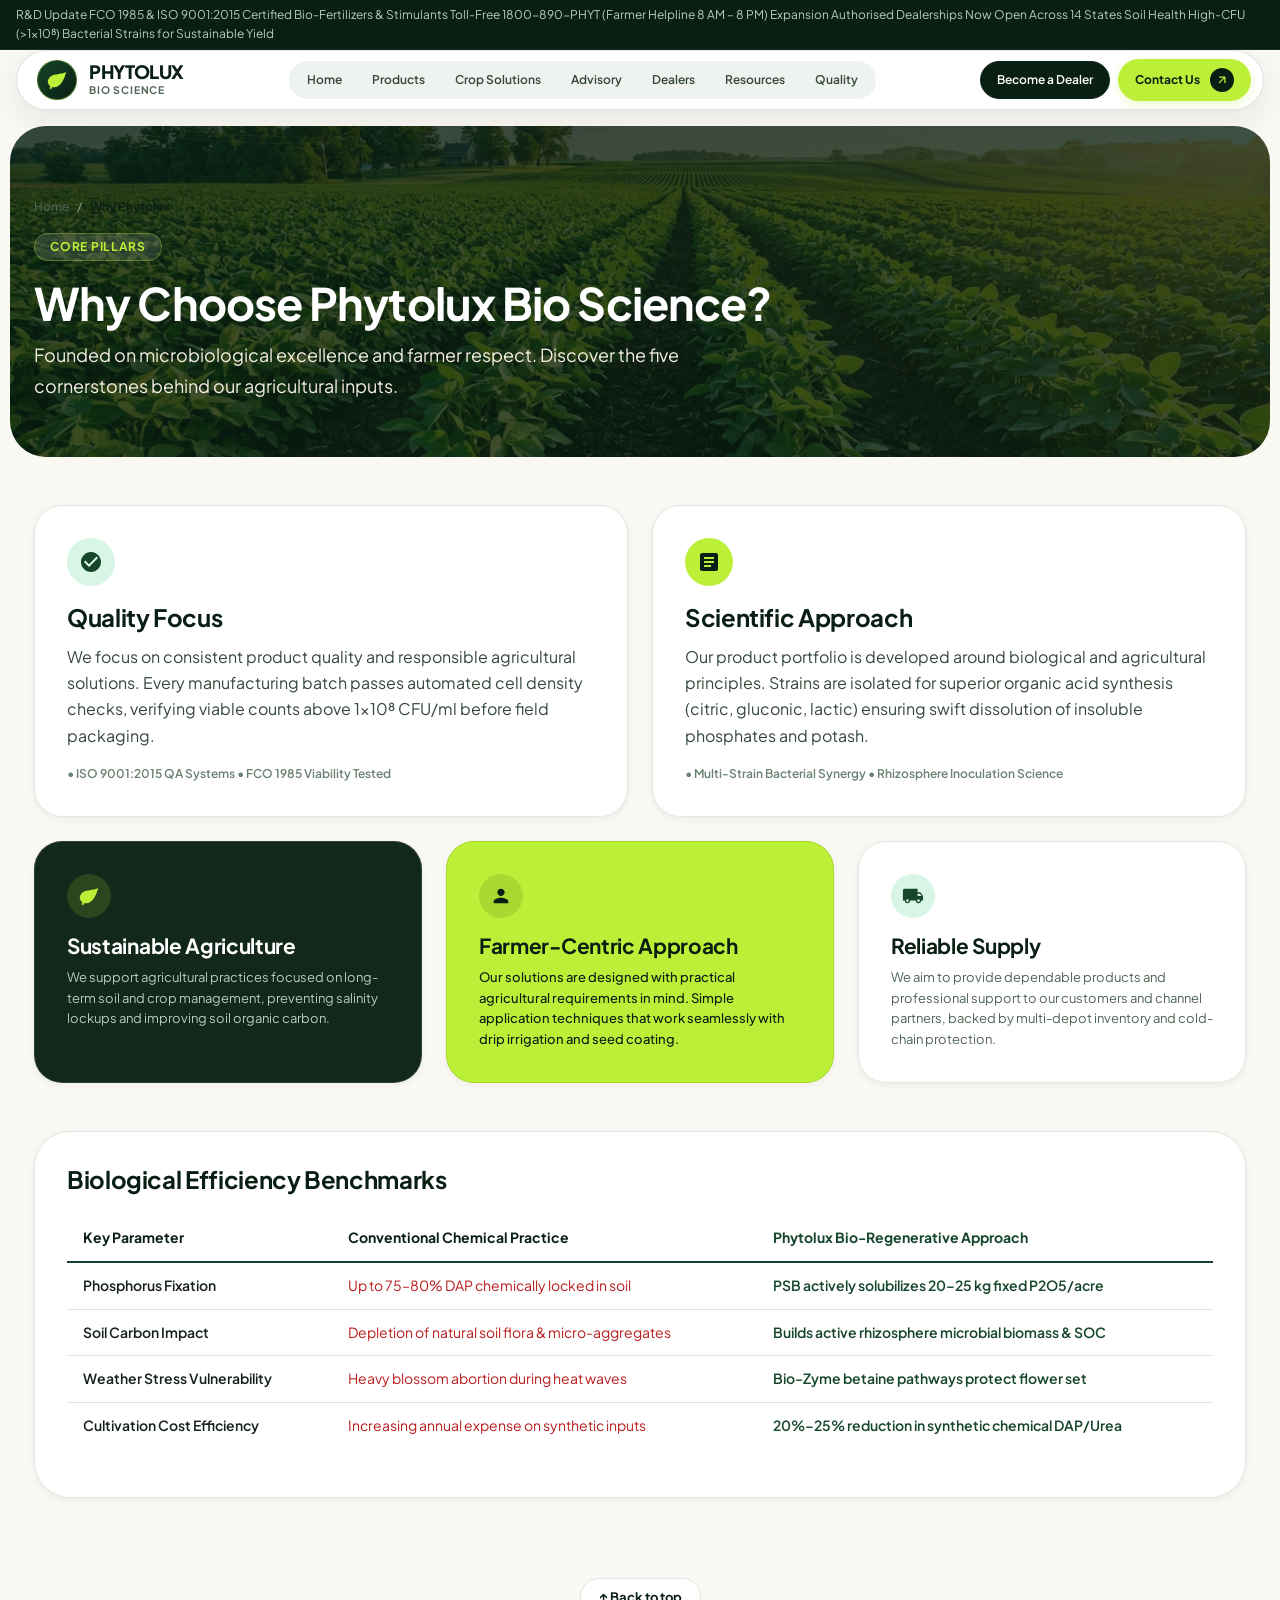
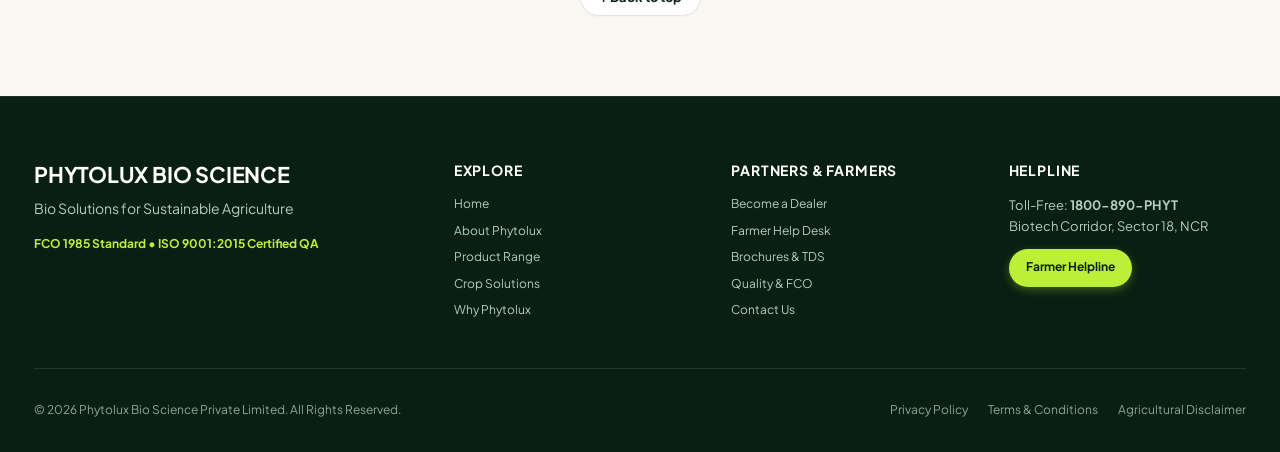
<file: why-phytolux.html>
<!DOCTYPE html>
<html lang="en">
<head>
  <meta charset="UTF-8">
  <meta name="viewport" content="width=device-width, initial-scale=1.0">
  <title>Why Phytolux Bio Science | Sustainable Agriculture</title>
  <meta name="description" content="Discover why farmers and agricultural distributors choose Phytolux Bio Science: Quality Focus, Scientific Approach, Sustainable Soil Practices, Farmer-Centric Design, and Reliable Supply.">

  <!-- Typography -->
  <link rel="preconnect" href="https://fonts.googleapis.com">
  <link rel="preconnect" href="https://fonts.gstatic.com" crossorigin>
  <link href="https://fonts.googleapis.com/css2?family=Plus+Jakarta+Sans:wght@400;500;600;700;800&display=swap" rel="stylesheet">

  <link rel="stylesheet" href="css/variables.css">
  <link rel="stylesheet" href="css/base.css">
  <link rel="stylesheet" href="css/components.css">
  <link rel="stylesheet" href="css/sections.css">
  <link rel="stylesheet" href="css/responsive.css">
</head>
<body>

  <!-- Top Announcement Ticker Bar -->
  <div class="top-ticker-bar">
    <div class="ticker-content">
      <span class="ticker-item"><span class="ticker-badge">R&D Update</span> FCO 1985 & ISO 9001:2015 Certified Bio-Fertilizers & Stimulants</span>
      <span class="ticker-item"><span class="ticker-badge">Toll-Free</span> 1800-890-PHYT (Farmer Helpline 8 AM – 8 PM)</span>
      <span class="ticker-item"><span class="ticker-badge">Expansion</span> Authorised Dealerships Now Open Across 14 States</span>
      <span class="ticker-item"><span class="ticker-badge">Soil Health</span> High-CFU (>1x10⁸) Bacterial Strains for Sustainable Yield</span>
    </div>
  </div>

  <!-- Floating Island Navigation Header -->
  <header class="site-header">
    <div class="site-header-inner">
      <nav class="site-nav-island" aria-label="Main Navigation">
        <a href="index.html" class="brand-pill">
          <div class="brand-logo-icon">
            <svg viewBox="0 0 24 24"><path d="M17 8C8 10 5.9 16.17 3.82 21.34l1.89.66.95-2.3c.48.17.98.3 1.34.3C19 20 22 3 22 3c-1 2-8 2.25-13 3.25S2 11.5 2 13.5c0 3.5 3 6.5 7 6.5 1.38 0 2.82-.44 4.09-1.24C16.89 16.32 18.23 11.96 17 8z"/></svg>
          </div>
          <div class="brand-title-wrap">
            <span class="brand-title">PHYTOLUX</span>
            <span class="brand-tagline">Bio Science</span>
          </div>
        </a>

        <div class="nav-pill-group">
          <a href="index.html" class="nav-pill">Home</a>
          <a href="products.html" class="nav-pill">Products</a>
          <a href="crop-solutions.html" class="nav-pill">Crop Solutions</a>
          <a href="farmer-advisory.html" class="nav-pill">Advisory</a>
          <a href="dealer.html" class="nav-pill">Dealers</a>
          <a href="resources.html" class="nav-pill">Resources</a>
          <a href="quality-compliance.html" class="nav-pill">Quality</a>
        </div>

        <div class="header-action-group">
          <a href="dealer.html" class="btn btn-dark btn-sm" id="btn-desktop-dealer">Become a Dealer</a>
          <a href="contact.html" class="btn btn-lime btn-sm">
            Contact Us
            <span class="btn-arrow-circle"><svg viewBox="0 0 24 24"><path d="M7 17L17 7M17 7H7M17 7V17"/></svg></span>
          </a>
          <button type="button" class="hamburger-pill-btn" aria-label="Open Navigation Drawer">
            <svg viewBox="0 0 24 24"><path d="M3 18h18v-2H3v2zm0-5h18v-2H3v2zm0-7v2h18V6H3z"/></svg>
          </button>
        </div>
      </nav>
    </div>
  </header>

  <!-- Mobile Drawer Menu -->
  <div class="mobile-nav-drawer" id="mobile-nav-drawer">
    <div class="drawer-panel">
      <div>
        <div class="drawer-header">
          <div style="font-weight: 800; font-size: 1.2rem; color: var(--green-950);">PHYTOLUX</div>
          <button type="button" id="btn-close-drawer" style="font-size: 1.5rem; color: var(--slate-700); cursor: pointer;">&times;</button>
        </div>
        <div class="drawer-links">
          <a href="index.html" class="drawer-link">Home</a>
          <a href="about.html" class="drawer-link">About Us</a>
          <a href="products.html" class="drawer-link">Our Products</a>
          <a href="crop-solutions.html" class="drawer-link">Crop Solutions</a>
          <a href="why-phytolux.html" class="drawer-link active">Why Phytolux</a>
          <a href="dealer.html" class="drawer-link">Dealer Portal</a>
          <a href="farmer-advisory.html" class="drawer-link">Farmer Help</a>
          <a href="resources.html" class="drawer-link">Resource Centre</a>
          <a href="quality-compliance.html" class="drawer-link">Quality & QA</a>
          <a href="contact.html" class="drawer-link">Contact Us</a>
        </div>
      </div>
    </div>
  </div>

  <main id="main-content">
    <!-- Header Banner -->
    <div class="page-header-banner">
      <div class="page-header-bg">
        <img src="assets/images/hero-farm.jpg" alt="Thriving agriculture">
      </div>
      <div class="container">
        <div class="page-breadcrumb">
          <a href="index.html">Home</a>
          <span class="sep">/</span>
          <span class="current">Why Phytolux</span>
        </div>
        <span class="pill-tag pill-tag-dark" style="margin-bottom: 16px;">Core Pillars</span>
        <h1>Why Choose Phytolux Bio Science?</h1>
        <p>
          Founded on microbiological excellence and farmer respect. Discover the five cornerstones behind our agricultural inputs.
        </p>
      </div>
    </div>

    <!-- 5 Core Pillars Bento -->
    <section class="container" style="margin-bottom: var(--space-20);">
      <div class="bento-grid" style="margin-bottom: var(--space-12);">
        <!-- 1. Quality Focus (Span 6) -->
        <div class="bento-card" style="grid-column: span 6;">
          <div style="width: 48px; height: 48px; border-radius: 50%; background: var(--green-100); color: var(--green-800); display: flex; align-items: center; justify-content: center; margin-bottom: 16px;">
            <svg viewBox="0 0 24 24" style="width: 24px; height: 24px; fill: currentColor;"><path d="M12 2C6.48 2 2 6.48 2 12s4.48 10 10 10 10-4.48 10-10S17.52 2 12 2zm-2 15l-5-5 1.41-1.41L10 14.17l7.59-7.59L19 8l-9 9z"/></svg>
          </div>
          <h3 style="font-size: 1.5rem; color: var(--green-950); margin-bottom: 10px;">Quality Focus</h3>
          <p style="font-size: 1rem; color: var(--slate-700); line-height: 1.65; margin-bottom: 16px;">
            We focus on consistent product quality and responsible agricultural solutions. Every manufacturing batch passes automated cell density checks, verifying viable counts above 1×10⁸ CFU/ml before field packaging.
          </p>
          <div style="font-size: 12px; color: var(--slate-500); font-weight: 600;">• ISO 9001:2015 QA Systems • FCO 1985 Viability Tested</div>
        </div>

        <!-- 2. Scientific Approach (Span 6) -->
        <div class="bento-card" style="grid-column: span 6;">
          <div style="width: 48px; height: 48px; border-radius: 50%; background: var(--lime-500); color: var(--green-950); display: flex; align-items: center; justify-content: center; margin-bottom: 16px;">
            <svg viewBox="0 0 24 24" style="width: 24px; height: 24px; fill: currentColor;"><path d="M19 3H5c-1.1 0-2 .9-2 2v14c0 1.1.9 2 2 2h14c1.1 0 2-.9 2-2V5c0-1.1-.9-2-2-2zm-5 14H7v-2h7v2zm3-4H7v-2h10v2zm0-4H7V7h10v2z"/></svg>
          </div>
          <h3 style="font-size: 1.5rem; color: var(--green-950); margin-bottom: 10px;">Scientific Approach</h3>
          <p style="font-size: 1rem; color: var(--slate-700); line-height: 1.65; margin-bottom: 16px;">
            Our product portfolio is developed around biological and agricultural principles. Strains are isolated for superior organic acid synthesis (citric, gluconic, lactic) ensuring swift dissolution of insoluble phosphates and potash.
          </p>
          <div style="font-size: 12px; color: var(--slate-500); font-weight: 600;">• Multi-Strain Bacterial Synergy • Rhizosphere Inoculation Science</div>
        </div>

        <!-- 3. Sustainable Agriculture (Span 4) -->
        <div class="bento-card bento-card-dark" style="grid-column: span 4;">
          <div style="width: 44px; height: 44px; border-radius: 50%; background: rgba(188, 240, 56, 0.15); color: var(--lime-500); display: flex; align-items: center; justify-content: center; margin-bottom: 14px;">
            <svg viewBox="0 0 24 24" style="width: 22px; height: 22px; fill: currentColor;"><path d="M17 8C8 10 5.9 16.17 3.82 21.34l1.89.66.95-2.3c.48.17.98.3 1.34.3C19 20 22 3 22 3c-1 2-8 2.25-13 3.25S2 11.5 2 13.5c0 3.5 3 6.5 7 6.5 1.38 0 2.82-.44 4.09-1.24C16.89 16.32 18.23 11.96 17 8z"/></svg>
          </div>
          <h3 style="font-size: 1.3rem; margin-bottom: 8px;">Sustainable Agriculture</h3>
          <p style="font-size: 13px; line-height: 1.6; color: var(--slate-300);">
            We support agricultural practices focused on long-term soil and crop management, preventing salinity lockups and improving soil organic carbon.
          </p>
        </div>

        <!-- 4. Farmer-Centric Approach (Span 4) -->
        <div class="bento-card bento-card-lime" style="grid-column: span 4;">
          <div style="width: 44px; height: 44px; border-radius: 50%; background: rgba(0,0,0,0.1); color: var(--green-950); display: flex; align-items: center; justify-content: center; margin-bottom: 14px;">
            <svg viewBox="0 0 24 24" style="width: 22px; height: 22px; fill: currentColor;"><path d="M12 12c2.21 0 4-1.79 4-4s-1.79-4-4-4-4 1.79-4 4 1.79 4 4 4zm0 2c-2.67 0-8 1.34-8 4v2h16v-2c0-2.66-5.33-4-8-4z"/></svg>
          </div>
          <h3 style="font-size: 1.3rem; margin-bottom: 8px;">Farmer-Centric Approach</h3>
          <p style="font-size: 13px; line-height: 1.6; color: var(--green-950); font-weight: 500;">
            Our solutions are designed with practical agricultural requirements in mind. Simple application techniques that work seamlessly with drip irrigation and seed coating.
          </p>
        </div>

        <!-- 5. Reliable Supply (Span 4) -->
        <div class="bento-card" style="grid-column: span 4;">
          <div style="width: 44px; height: 44px; border-radius: 50%; background: var(--green-100); color: var(--green-800); display: flex; align-items: center; justify-content: center; margin-bottom: 14px;">
            <svg viewBox="0 0 24 24" style="width: 22px; height: 22px; fill: currentColor;"><path d="M20 8h-3V4H3c-1.1 0-2 .9-2 2v11h2c0 1.66 1.34 3 3 3s3-1.34 3-3h6c0 1.66 1.34 3 3 3s3-1.34 3-3h2v-5l-3-4zM6 18.5c-.83 0-1.5-.67-1.5-1.5s.67-1.5 1.5-1.5 1.5.67 1.5 1.5-.67 1.5-1.5 1.5zm13.5-9l1.96 2.5H17V9.5h2.5zm-1.5 9c-.83 0-1.5-.67-1.5-1.5s.67-1.5 1.5-1.5 1.5.67 1.5 1.5-.67 1.5-1.5 1.5z"/></svg>
          </div>
          <h3 style="font-size: 1.3rem; color: var(--green-950); margin-bottom: 8px;">Reliable Supply</h3>
          <p style="font-size: 13px; line-height: 1.6; color: var(--slate-600);">
            We aim to provide dependable products and professional support to our customers and channel partners, backed by multi-depot inventory and cold-chain protection.
          </p>
        </div>
      </div>

      <!-- Comparison Matrix Card -->
      <div style="background: #ffffff; border: 1px solid var(--color-border); border-radius: var(--radius-2xl); padding: var(--space-8); box-shadow: var(--shadow-sm);">
        <h3 style="font-size: 1.5rem; color: var(--green-950); margin-bottom: 20px;">Biological Efficiency Benchmarks</h3>
        <div class="table-responsive" style="overflow-x: auto;">
          <table style="width: 100%; border-collapse: collapse; font-size: 14px; text-align: left;">
            <thead>
              <tr style="border-bottom: 2px solid var(--green-800); color: var(--green-950);">
                <th style="padding: 12px 16px;">Key Parameter</th>
                <th style="padding: 12px 16px;">Conventional Chemical Practice</th>
                <th style="padding: 12px 16px; color: var(--green-800); font-weight: bold;">Phytolux Bio-Regenerative Approach</th>
              </tr>
            </thead>
            <tbody>
              <tr style="border-bottom: 1px solid var(--slate-200);">
                <td style="padding: 12px 16px; font-weight: 600;">Phosphorus Fixation</td>
                <td style="padding: 12px 16px; color: #b91c1c;">Up to 75–80% DAP chemically locked in soil</td>
                <td style="padding: 12px 16px; color: var(--green-800); font-weight: 600;">PSB actively solubilizes 20–25 kg fixed P2O5/acre</td>
              </tr>
              <tr style="border-bottom: 1px solid var(--slate-200);">
                <td style="padding: 12px 16px; font-weight: 600;">Soil Carbon Impact</td>
                <td style="padding: 12px 16px; color: #b91c1c;">Depletion of natural soil flora & micro-aggregates</td>
                <td style="padding: 12px 16px; color: var(--green-800); font-weight: 600;">Builds active rhizosphere microbial biomass & SOC</td>
              </tr>
              <tr style="border-bottom: 1px solid var(--slate-200);">
                <td style="padding: 12px 16px; font-weight: 600;">Weather Stress Vulnerability</td>
                <td style="padding: 12px 16px; color: #b91c1c;">Heavy blossom abortion during heat waves</td>
                <td style="padding: 12px 16px; color: var(--green-800); font-weight: 600;">Bio-Zyme betaine pathways protect flower set</td>
              </tr>
              <tr>
                <td style="padding: 12px 16px; font-weight: 600;">Cultivation Cost Efficiency</td>
                <td style="padding: 12px 16px; color: #b91c1c;">Increasing annual expense on synthetic inputs</td>
                <td style="padding: 12px 16px; color: var(--green-800); font-weight: 600;">20%–25% reduction in synthetic chemical DAP/Urea</td>
              </tr>
            </tbody>
          </table>
        </div>
      </div>
    </section>

    <!-- Back to top pill -->
    <div class="back-to-top-wrap">
      <a href="#" class="back-to-top-pill" id="back-to-top-btn">↑ Back to top</a>
    </div>
  </main>

  <!-- Universal Footer -->
  <footer class="site-footer">
    <div class="container">
      <div class="footer-top">
        <div class="footer-brand">
          <h3>PHYTOLUX BIO SCIENCE</h3>
          <p>Bio Solutions for Sustainable Agriculture</p>
          <div style="font-size: 12px; color: var(--lime-500); font-weight: bold; margin-top: 12px;">
            FCO 1985 Standard • ISO 9001:2015 Certified QA
          </div>
        </div>
        <div class="footer-col">
          <h4>Explore</h4>
          <div class="footer-links">
            <a href="index.html" class="footer-link">Home</a>
            <a href="about.html" class="footer-link">About Phytolux</a>
            <a href="products.html" class="footer-link">Product Range</a>
            <a href="crop-solutions.html" class="footer-link">Crop Solutions</a>
            <a href="why-phytolux.html" class="footer-link">Why Phytolux</a>
          </div>
        </div>
        <div class="footer-col">
          <h4>Partners & Farmers</h4>
          <div class="footer-links">
            <a href="dealer.html" class="footer-link">Become a Dealer</a>
            <a href="farmer-advisory.html" class="footer-link">Farmer Help Desk</a>
            <a href="resources.html" class="footer-link">Brochures & TDS</a>
            <a href="quality-compliance.html" class="footer-link">Quality & FCO</a>
            <a href="contact.html" class="footer-link">Contact Us</a>
          </div>
        </div>
        <div class="footer-col">
          <h4>Helpline</h4>
          <p style="font-size: 13px; color: var(--slate-300); line-height: 1.6; margin-bottom: 12px;">
            Toll-Free: <strong>1800-890-PHYT</strong><br>
            Biotech Corridor, Sector 18, NCR
          </p>
          <a href="farmer-advisory.html" class="btn btn-lime btn-sm">Farmer Helpline</a>
        </div>
      </div>
      <div class="footer-bottom">
        <div class="footer-copyright">© 2026 Phytolux Bio Science Private Limited. All Rights Reserved.</div>
        <div class="footer-legal-links">
          <a href="#" data-legal-modal="privacy">Privacy Policy</a>
          <a href="#" data-legal-modal="terms">Terms & Conditions</a>
          <a href="#" data-legal-modal="disclaimer">Agricultural Disclaimer</a>
        </div>
      </div>
    </div>
  </footer>

  <script src="js/data.js"></script>
  <script src="js/modal.js"></script>
  <script src="js/forms.js"></script>
  <script src="js/app.js"></script>
</body>
</html>
</file>
<file: css/variables.css>
/**
 * Phytolux Bio Science - Design System Tokens
 * Inspired by Modern Agricultural Tech UI: Forest Greens, Sprout Lime Accents, Warm Earthen Canvas
 * Strictly natural, organic, high-contrast. Zero purple or neon AI cyber colors.
 */

:root {
  /* Brand Deep Forest Greens */
  --green-950: #0a1f13;
  --green-900: #0d2818;
  --green-850: #113420;
  --green-800: #15452a;
  --green-700: #1b5e39;
  --green-600: #23784a;
  --green-500: #2c935b;
  --green-400: #42af74;
  --green-300: #71cf9d;
  --green-200: #a7e5c4;
  --green-100: #d8f5e5;
  --green-50:  #edf9f2;

  /* Fresh Sprout Lime Accent Spectrum (From Reference UI Inspiration) */
  --lime-500: #bcf038;
  --lime-400: #cbfa4c;
  --lime-600: #a4d924;
  --lime-700: #8bbd16;
  --lime-50:  #f6fde8;
  --lime-dark-text: #132405;

  /* Natural Earth & Warm Sand Canvas */
  --earth-900: #33261a;
  --earth-800: #4e3c2b;
  --earth-700: #6f573f;
  --earth-600: #8f7253;
  --earth-500: #ad8d68;
  --earth-300: #d6be9f;
  --earth-200: #e8d9c5;
  --earth-100: #f4ede1;
  --earth-50:  #faf8f3;

  /* Harvest Amber & Sun (Warm Crop Accents) */
  --amber-700: #b86b16;
  --amber-600: #cf7c1c;
  --amber-500: #e39129;
  --amber-100: #faeed9;
  --amber-50:  #fdf8ee;

  /* Botanical Slates for High-Contrast Typography */
  --slate-950: #0e1712;
  --slate-900: #142018;
  --slate-800: #223227;
  --slate-700: #35473a;
  --slate-600: #4f6455;
  --slate-500: #6b8171;
  --slate-400: #8fa596;
  --slate-300: #b9cbc0;
  --slate-200: #dbe5df;
  --slate-100: #eef3f0;
  --slate-50:  #f7faf8;

  /* Semantic Color Mappings */
  --color-primary-dark: var(--green-950);
  --color-primary: var(--green-800);
  --color-primary-hover: var(--green-700);
  --color-primary-light: var(--green-100);
  --color-primary-surface: var(--green-50);

  --color-accent-lime: var(--lime-500);
  --color-accent-lime-hover: var(--lime-400);
  --color-accent-amber: var(--amber-600);

  --color-bg-page: var(--earth-50);
  --color-bg-surface: #ffffff;
  --color-bg-subtle: #f3f6f3;
  --color-bg-dark: var(--green-950);
  --color-bg-dark-card: #12281b;

  --color-text-main: var(--slate-900);
  --color-text-muted: var(--slate-600);
  --color-text-light: var(--slate-500);
  --color-text-inverse: #ffffff;
  --color-text-inverse-muted: var(--slate-300);

  --color-border: #dfe8e2;
  --color-border-subtle: #ebf1ed;
  --color-border-focus: var(--green-600);

  /* Typography */
  --font-family-sans: 'Plus Jakarta Sans', system-ui, -apple-system, BlinkMacSystemFont, 'Segoe UI', Roboto, sans-serif;
  
  --font-size-xs: 0.75rem;     /* 12px */
  --font-size-sm: 0.875rem;    /* 14px */
  --font-size-base: 1rem;      /* 16px */
  --font-size-md: 1.125rem;    /* 18px */
  --font-size-lg: 1.25rem;     /* 20px */
  --font-size-xl: 1.5rem;      /* 24px */
  --font-size-2xl: 1.875rem;   /* 30px */
  --font-size-3xl: 2.25rem;    /* 36px */
  --font-size-4xl: 2.875rem;   /* 46px */
  --font-size-5xl: 3.75rem;    /* 60px */

  --font-weight-normal: 400;
  --font-weight-medium: 500;
  --font-weight-semibold: 600;
  --font-weight-bold: 700;
  --font-weight-extrabold: 800;

  --line-height-tight: 1.15;
  --line-height-snug: 1.3;
  --line-height-normal: 1.55;
  --line-height-relaxed: 1.7;

  /* Spacing Scale */
  --space-1: 0.25rem;   /* 4px */
  --space-2: 0.5rem;    /* 8px */
  --space-3: 0.75rem;   /* 12px */
  --space-4: 1rem;      /* 16px */
  --space-5: 1.25rem;   /* 20px */
  --space-6: 1.5rem;    /* 24px */
  --space-8: 2rem;      /* 32px */
  --space-10: 2.5rem;   /* 40px */
  --space-12: 3rem;     /* 48px */
  --space-16: 4rem;     /* 64px */
  --space-20: 5rem;     /* 80px */
  --space-24: 6rem;     /* 96px */

  /* Modern Curved Radii (From UI References) */
  --radius-xs: 4px;
  --radius-sm: 8px;
  --radius-md: 14px;
  --radius-lg: 20px;
  --radius-xl: 28px;
  --radius-2xl: 36px;
  --radius-pill: 9999px;

  /* Shadows */
  --shadow-xs: 0 1px 2px rgba(10, 31, 19, 0.04);
  --shadow-sm: 0 2px 6px rgba(10, 31, 19, 0.06);
  --shadow-md: 0 6px 16px rgba(10, 31, 19, 0.08);
  --shadow-lg: 0 12px 30px rgba(10, 31, 19, 0.1);
  --shadow-xl: 0 24px 50px rgba(10, 31, 19, 0.14);

  /* Transitions */
  --transition-fast: 160ms cubic-bezier(0.4, 0, 0.2, 1);
  --transition-base: 260ms cubic-bezier(0.4, 0, 0.2, 1);
  --transition-smooth: 400ms cubic-bezier(0.16, 1, 0.3, 1);

  /* Layout */
  --container-max: 1260px;
  --header-height: 84px;
  --z-header: 1000;
  --z-drawer: 1100;
  --z-modal: 1200;
  --z-toast: 1300;

  /* Reference UI Accents */
  --lime-glow: rgba(188, 240, 56, 0.45);
  --green-glow: rgba(21, 69, 42, 0.35);
  --card-border-subtle: #e5ede7;
  --card-border-hover: #bcf038;
}
</file>
<file: css/base.css>
/**
 * Phytolux Bio Science - Base Styles & Typography
 */

*, *::before, *::after {
  box-sizing: border-box;
  margin: 0;
  padding: 0;
}

html {
  font-size: 16px;
  scroll-behavior: smooth;
  scroll-padding-top: calc(var(--header-height) + 16px);
  -webkit-font-smoothing: antialiased;
  -moz-osx-font-smoothing: grayscale;
  width: 100%;
  max-width: 100%;
  overflow-x: hidden;
}

body {
  font-family: var(--font-family-sans);
  font-size: var(--font-size-base);
  line-height: var(--line-height-normal);
  color: var(--color-text-main);
  background-color: var(--color-bg-page);
  width: 100%;
  max-width: 100%;
  overflow-x: hidden;
  position: relative;
  -webkit-tap-highlight-color: rgba(188, 240, 56, 0.25);
}

body.drawer-open,
body.modal-open {
  overflow: hidden !important;
  touch-action: none;
}

/* Accessible focus ring */
:focus-visible {
  outline: 2px solid var(--color-primary-hover);
  outline-offset: 3px;
}

/* Accessibility: Skip Link */
.skip-link {
  position: absolute;
  top: -100px;
  left: 16px;
  background: var(--color-primary-dark);
  color: #fff;
  padding: var(--space-3) var(--space-5);
  z-index: 9999;
  border-radius: var(--radius-sm);
  text-decoration: none;
  font-weight: var(--font-weight-semibold);
  transition: top var(--transition-fast);
}
.skip-link:focus {
  top: 16px;
}

/* Container */
.container {
  width: 100%;
  max-width: var(--container-max);
  margin-left: auto;
  margin-right: auto;
  padding-left: var(--space-6);
  padding-right: var(--space-6);
}

@media (max-width: 768px) {
  .container {
    padding-left: var(--space-4);
    padding-right: var(--space-4);
  }
}

@media (max-width: 380px) {
  .container {
    padding-left: 12px;
    padding-right: 12px;
  }
}

.container-narrow {
  max-width: 960px;
}

/* Responsive Table Wrapper */
.table-responsive {
  width: 100%;
  overflow-x: auto;
  -webkit-overflow-scrolling: touch;
  margin-bottom: var(--space-4);
}

.table-responsive table {
  min-width: 520px;
}

h1, h2, h3, h4, h5, h6, p, a, span, button, li, label, th, td {
  overflow-wrap: break-word;
  word-wrap: break-word;
}

/* Headings */
h1, h2, h3, h4, h5, h6 {
  color: var(--color-text-main);
  font-weight: var(--font-weight-bold);
  line-height: var(--line-height-snug);
  letter-spacing: -0.015em;
}

h1 {
  font-size: clamp(2.1rem, 4vw + 1rem, var(--font-size-5xl));
  line-height: 1.15;
}

h2 {
  font-size: clamp(1.75rem, 2.5vw + 0.8rem, var(--font-size-3xl));
}

h3 {
  font-size: var(--font-size-xl);
}

h4 {
  font-size: var(--font-size-lg);
}

p {
  color: var(--color-text-muted);
  line-height: var(--line-height-relaxed);
}

a {
  color: var(--color-primary);
  text-decoration: none;
  transition: color var(--transition-fast);
}

a:hover {
  color: var(--color-primary-hover);
}

img, svg, picture {
  display: block;
  max-width: 100%;
  height: auto;
}

button, input, select, textarea {
  font: inherit;
  color: inherit;
}

button {
  cursor: pointer;
  background: none;
  border: none;
}

ul, ol {
  list-style: none;
}

/* Section Header Utility */
.section-header {
  text-align: center;
  max-width: 720px;
  margin: 0 auto var(--space-12);
}

.section-tag {
  display: inline-flex;
  align-items: center;
  gap: var(--space-2);
  padding: var(--space-1) var(--space-4);
  background-color: var(--green-100);
  color: var(--green-900);
  border: 1px solid var(--green-200);
  font-size: var(--font-size-xs);
  font-weight: var(--font-weight-bold);
  text-transform: uppercase;
  letter-spacing: 0.08em;
  border-radius: var(--radius-pill);
  margin-bottom: var(--space-4);
}

.section-tag svg {
  width: 14px;
  height: 14px;
  fill: currentColor;
}

.section-title {
  margin-bottom: var(--space-4);
  color: var(--slate-900);
}

.section-subtitle {
  font-size: var(--font-size-md);
  color: var(--color-text-muted);
}

/* Section Spacing */
.site-section {
  padding-top: var(--space-20);
  padding-bottom: var(--space-20);
  position: relative;
}

.bg-white {
  background-color: var(--color-bg-surface);
}

.bg-sand {
  background-color: var(--earth-50);
}

.bg-green-soft {
  background-color: var(--green-50);
}

.bg-dark {
  background-color: var(--green-950);
  color: var(--color-text-inverse);
}
.bg-dark h1, .bg-dark h2, .bg-dark h3, .bg-dark h4 {
  color: var(--color-text-inverse);
}
.bg-dark p {
  color: var(--slate-300);
}

/* Visually Hidden Utility */
.visually-hidden {
  position: absolute;
  width: 1px;
  height: 1px;
  padding: 0;
  margin: -1px;
  overflow: hidden;
  clip: rect(0, 0, 0, 0);
  white-space: nowrap;
  border: 0;
}
</file>
<file: css/components.css>
/**
 * Phytolux Bio Science - Component Library
 * Inspired by Modern Agricultural Tech UI: Floating Island Nav, Bento Cards, Sprout Lime Accents, Tilted Arrow Buttons
 */

/* ==========================================================================
   Navigation Floating Island / Pill Header
   ========================================================================== */
.site-header {
  position: sticky;
  top: 16px;
  z-index: var(--z-header);
  width: 100%;
  padding: 0 var(--space-4);
  pointer-events: none;
}

.site-header-inner {
  max-width: var(--container-max);
  margin: 0 auto;
  pointer-events: auto;
}

.site-nav-island {
  background: rgba(255, 255, 255, 0.94);
  backdrop-filter: blur(14px);
  -webkit-backdrop-filter: blur(14px);
  border: 1px solid rgba(21, 69, 42, 0.15);
  border-radius: var(--radius-pill);
  padding: 8px 12px;
  display: flex;
  align-items: center;
  justify-content: space-between;
  box-shadow: 0 10px 30px rgba(10, 31, 19, 0.08);
  transition: all var(--transition-base);
}

.site-nav-island:hover {
  border-color: rgba(21, 69, 42, 0.25);
  box-shadow: 0 14px 40px rgba(10, 31, 19, 0.12);
}

.brand-pill {
  display: flex;
  align-items: center;
  gap: var(--space-3);
  text-decoration: none;
  padding-left: 8px;
}

.brand-logo-icon {
  width: 40px;
  height: 40px;
  border-radius: 50%;
  background: linear-gradient(135deg, var(--green-800) 0%, var(--green-950) 100%);
  display: flex;
  align-items: center;
  justify-content: center;
  color: var(--lime-500);
  border: 1px solid rgba(188, 240, 56, 0.3);
  flex-shrink: 0;
}
.brand-logo-icon svg {
  width: 22px;
  height: 22px;
  fill: currentColor;
}

.brand-title-wrap {
  display: flex;
  flex-direction: column;
}

.brand-title {
  font-size: 1.15rem;
  font-weight: var(--font-weight-extrabold);
  color: var(--green-950);
  letter-spacing: -0.02em;
  line-height: 1.05;
}

.brand-tagline {
  font-size: 0.65rem;
  font-weight: var(--font-weight-bold);
  text-transform: uppercase;
  color: var(--slate-600);
  letter-spacing: 0.08em;
}

.nav-pill-group {
  display: flex;
  align-items: center;
  background: var(--slate-100);
  border-radius: var(--radius-pill);
  padding: 4px;
  gap: 2px;
}

.nav-pill {
  padding: 6px 14px;
  font-size: var(--font-size-xs);
  font-weight: var(--font-weight-semibold);
  color: var(--slate-700);
  text-decoration: none;
  border-radius: var(--radius-pill);
  transition: all var(--transition-fast);
  white-space: nowrap;
}

.nav-pill:hover {
  color: var(--green-950);
  background: rgba(255, 255, 255, 0.7);
}

.nav-pill.active {
  background-color: var(--lime-500);
  color: var(--green-950);
  font-weight: var(--font-weight-bold);
  box-shadow: 0 2px 6px rgba(188, 240, 56, 0.35);
}

.header-action-group {
  display: flex;
  align-items: center;
  gap: var(--space-2);
}

/* Mobile Hamburger Pill Button Base */
.hamburger-pill-btn {
  display: none;
  align-items: center;
  justify-content: center;
  width: 42px;
  height: 42px;
  min-width: 42px;
  min-height: 42px;
  border-radius: 50%;
  background: var(--slate-100);
  color: var(--green-950);
  border: 1px solid var(--slate-200);
  cursor: pointer;
  transition: all var(--transition-fast);
  padding: 0;
  flex-shrink: 0;
  -webkit-tap-highlight-color: transparent;
}

.hamburger-pill-btn:hover,
.hamburger-pill-btn:active {
  background: var(--lime-500);
  color: var(--green-950);
  border-color: var(--lime-600);
  transform: scale(1.05);
}

.hamburger-pill-btn svg {
  width: 22px;
  height: 22px;
  fill: currentColor;
}

@media (min-width: 1100px) {
  #btn-desktop-dealer {
    display: inline-flex !important;
  }
}

/* ==========================================================================
   Buttons with Tilted Arrow Badges (From Reference UI)
   ========================================================================== */
.btn {
  display: inline-flex;
  align-items: center;
  justify-content: center;
  gap: var(--space-2);
  padding: 0.75rem 1.4rem;
  font-size: var(--font-size-sm);
  font-weight: var(--font-weight-semibold);
  line-height: 1.2;
  border-radius: var(--radius-pill);
  border: 1px solid transparent;
  transition: all var(--transition-fast);
  text-decoration: none;
  white-space: nowrap;
  cursor: pointer;
}

.btn-arrow-circle {
  width: 24px;
  height: 24px;
  border-radius: 50%;
  background: currentColor;
  display: inline-flex;
  align-items: center;
  justify-content: center;
  margin-left: 2px;
  flex-shrink: 0;
  transition: transform var(--transition-fast);
}
.btn-arrow-circle svg {
  width: 14px;
  height: 14px;
  stroke: #ffffff;
  stroke-width: 2.2;
  fill: none;
}

.btn:hover .btn-arrow-circle {
  transform: translate(2px, -2px);
}

.btn-lime {
  background-color: var(--lime-500);
  color: var(--green-950);
  font-weight: var(--font-weight-bold);
  box-shadow: 0 3px 8px rgba(188, 240, 56, 0.3);
}
.btn-lime:hover {
  background-color: var(--lime-400);
  color: var(--green-950);
  box-shadow: 0 6px 16px rgba(188, 240, 56, 0.45);
  transform: translateY(-1px);
}
.btn-lime .btn-arrow-circle {
  background: var(--green-950);
}
.btn-lime .btn-arrow-circle svg {
  stroke: var(--lime-500);
}

.btn-dark {
  background-color: var(--green-950);
  color: #ffffff;
  border-color: var(--green-900);
}
.btn-dark:hover {
  background-color: var(--green-900);
  color: #ffffff;
  transform: translateY(-1px);
}
.btn-dark .btn-arrow-circle {
  background: var(--lime-500);
}
.btn-dark .btn-arrow-circle svg {
  stroke: var(--green-950);
}

.btn-white {
  background-color: #ffffff;
  color: var(--green-950);
  border-color: var(--color-border);
  box-shadow: var(--shadow-xs);
}
.btn-white:hover {
  background-color: var(--slate-50);
  border-color: var(--green-600);
  color: var(--green-950);
}
.btn-white .btn-arrow-circle {
  background: var(--green-800);
}
.btn-white .btn-arrow-circle svg {
  stroke: #ffffff;
}

.btn-whatsapp {
  background-color: #1f9a55;
  color: #ffffff;
  box-shadow: 0 3px 8px rgba(31, 154, 85, 0.25);
}
.btn-whatsapp:hover,
.btn-whatsapp:active {
  background-color: #178347;
  color: #ffffff;
  transform: translateY(-1px);
}

.btn-primary {
  background-color: var(--green-800);
  color: #ffffff;
  border-color: var(--green-900);
}
.btn-primary:hover,
.btn-primary:active {
  background-color: var(--green-700);
  color: #ffffff;
  transform: translateY(-1px);
}
.btn-primary .btn-arrow-circle {
  background: var(--lime-500);
}
.btn-primary .btn-arrow-circle svg {
  stroke: var(--green-950);
}

.btn-secondary {
  background-color: var(--slate-100);
  color: var(--slate-800);
  border-color: var(--slate-300);
}
.btn-secondary:hover,
.btn-secondary:active {
  background-color: var(--slate-200);
  color: var(--slate-900);
  border-color: var(--slate-400);
}

.btn-sm {
  padding: 0.5rem 1rem;
  font-size: var(--font-size-xs);
  min-height: 38px;
}
.btn-lg {
  padding: 0.95rem 2rem;
  font-size: var(--font-size-base);
  min-height: 48px;
}
.btn-block {
  width: 100%;
}

.badge {
  display: inline-flex;
  align-items: center;
  gap: 4px;
  padding: 3px 8px;
  border-radius: var(--radius-pill);
  font-size: 11px;
  font-weight: 700;
  letter-spacing: 0.04em;
  text-transform: uppercase;
}

.badge-green {
  background-color: var(--green-100);
  color: var(--green-900);
  border: 1px solid var(--green-200);
}

.crop-pill {
  display: inline-block;
  font-size: 11px;
  background: var(--earth-100);
  color: var(--earth-900);
  padding: 4px 10px;
  border-radius: var(--radius-pill);
  margin: 2px;
}

/* ==========================================================================
   Bento Grids & Cards (From Reference UI)
   ========================================================================== */
.bento-grid {
  display: grid;
  grid-template-columns: repeat(12, 1fr);
  gap: var(--space-6);
}

.bento-card {
  background: var(--color-bg-surface);
  border: 1px solid var(--color-border);
  border-radius: var(--radius-xl);
  padding: var(--space-8);
  box-shadow: var(--shadow-sm);
  transition: transform var(--transition-base), box-shadow var(--transition-base), border-color var(--transition-base);
  position: relative;
  overflow: hidden;
  display: flex;
  flex-direction: column;
}

.bento-card:hover {
  box-shadow: var(--shadow-md);
  border-color: var(--green-300);
}

.bento-card-lime {
  background-color: var(--lime-500);
  border-color: var(--lime-600);
  color: var(--green-950);
}
.bento-card-lime h2, .bento-card-lime h3, .bento-card-lime p, .bento-card-lime div {
  color: var(--green-950) !important;
}

.bento-card-dark {
  background-color: var(--color-bg-dark-card);
  border: 1px solid rgba(255, 255, 255, 0.12);
  color: #ffffff;
}
.bento-card-dark h2, .bento-card-dark h3, .bento-card-dark h4 {
  color: #ffffff;
}
.bento-card-dark p {
  color: var(--slate-300);
}

/* Stat Card with Mini Photo Thumbnail (From Image 3 & 4) */
.stat-thumb-card {
  display: flex;
  align-items: center;
  justify-content: space-between;
  gap: var(--space-4);
  background: #ffffff;
  border: 1px solid var(--color-border);
  border-radius: var(--radius-lg);
  padding: var(--space-5) var(--space-6);
}

.stat-thumb-info {
  display: flex;
  flex-direction: column;
}

.stat-thumb-num {
  font-size: var(--font-size-2xl);
  font-weight: var(--font-weight-extrabold);
  color: var(--green-950);
  line-height: 1.1;
}

.stat-thumb-label {
  font-size: var(--font-size-xs);
  font-weight: var(--font-weight-semibold);
  color: var(--slate-600);
  margin-top: 2px;
}

.stat-thumb-img {
  width: 56px;
  height: 56px;
  border-radius: var(--radius-md);
  overflow: hidden;
  flex-shrink: 0;
  border: 1px solid var(--slate-200);
}
.stat-thumb-img img {
  width: 100%;
  height: 100%;
  object-fit: cover;
}

/* ==========================================================================
   Badges, Pills, and Tags
   ========================================================================== */
.pill-tag {
  display: inline-flex;
  align-items: center;
  gap: var(--space-2);
  padding: 0.35rem 0.95rem;
  border-radius: var(--radius-pill);
  font-size: var(--font-size-xs);
  font-weight: var(--font-weight-bold);
  text-transform: uppercase;
  letter-spacing: 0.06em;
  line-height: 1.2;
}

.pill-tag-green {
  background-color: var(--green-100);
  color: var(--green-950);
  border: 1px solid var(--green-200);
}

.pill-tag-lime {
  background-color: var(--lime-500);
  color: var(--green-950);
  border: 1px solid var(--lime-600);
}

.pill-tag-dark {
  background-color: rgba(255, 255, 255, 0.12);
  color: var(--lime-500);
  border: 1px solid rgba(188, 240, 56, 0.3);
}

.pill-tag-outline {
  background-color: transparent;
  border: 1px solid var(--slate-300);
  color: var(--slate-700);
}

/* ==========================================================================
   Breadcrumb Navigation
   ========================================================================== */
.page-breadcrumb {
  display: flex;
  align-items: center;
  gap: var(--space-2);
  font-size: var(--font-size-xs);
  color: var(--slate-500);
  margin-bottom: var(--space-4);
  flex-wrap: wrap;
}

.page-breadcrumb a {
  color: var(--slate-600);
  text-decoration: none;
  font-weight: var(--font-weight-medium);
}
.page-breadcrumb a:hover {
  color: var(--green-800);
}

.page-breadcrumb span.sep {
  color: var(--slate-400);
}

.page-breadcrumb span.current {
  color: var(--green-950);
  font-weight: var(--font-weight-bold);
}

/* ==========================================================================
   Inner Page Header Banners
   ========================================================================== */
.page-header-banner {
  background-color: var(--green-950);
  color: #ffffff;
  padding: 4.5rem 0 3.5rem;
  position: relative;
  overflow: hidden;
  border-radius: var(--radius-2xl);
  margin: var(--space-4) auto var(--space-12);
  max-width: var(--container-max);
}

.page-header-banner .container {
  position: relative;
  z-index: 2;
}

.page-header-bg {
  position: absolute;
  top: 0;
  left: 0;
  right: 0;
  bottom: 0;
  opacity: 0.22;
  z-index: 1;
}
.page-header-bg img {
  width: 100%;
  height: 100%;
  object-fit: cover;
}

.page-header-banner h1 {
  color: #ffffff;
  font-size: clamp(2rem, 3.5vw, 3rem);
  margin-bottom: var(--space-3);
  letter-spacing: -0.02em;
}

.page-header-banner p {
  color: var(--earth-100);
  font-size: var(--font-size-md);
  max-width: 680px;
}

/* ==========================================================================
   Forms & Controls
   ========================================================================== */
.form-group {
  margin-bottom: var(--space-5);
  text-align: left;
}

.form-label {
  display: block;
  font-size: var(--font-size-sm);
  font-weight: var(--font-weight-semibold);
  color: var(--slate-800);
  margin-bottom: var(--space-2);
}

.form-label span.req {
  color: #c93b2b;
}

.form-control {
  width: 100%;
  padding: 0.8rem 1.1rem;
  font-size: var(--font-size-sm);
  color: var(--slate-900);
  background-color: #ffffff;
  border: 1px solid var(--slate-300);
  border-radius: var(--radius-md);
  transition: border-color var(--transition-fast), box-shadow var(--transition-fast);
}

.form-control:focus {
  border-color: var(--green-600);
  outline: none;
  box-shadow: 0 0 0 3px rgba(35, 120, 74, 0.15);
}

.form-row {
  display: grid;
  grid-template-columns: repeat(auto-fit, minmax(240px, 1fr));
  gap: var(--space-4);
}

/* ==========================================================================
   Universal Sleek Footer
   ========================================================================== */
.site-footer {
  background-color: var(--green-950);
  color: #ffffff;
  padding: var(--space-16) 0 var(--space-8);
  margin-top: var(--space-20);
  border-top: 1px solid rgba(255, 255, 255, 0.08);
}

.footer-top {
  display: grid;
  grid-template-columns: 1.6fr 1fr 1fr 1fr;
  gap: var(--space-10);
  margin-bottom: var(--space-12);
}

.footer-brand h3 {
  color: #ffffff;
  font-size: 1.35rem;
  margin-bottom: var(--space-2);
  letter-spacing: -0.01em;
}

.footer-brand p {
  color: var(--slate-300);
  font-size: var(--font-size-sm);
  line-height: 1.6;
  margin-bottom: var(--space-4);
  max-width: 340px;
}

.footer-col h4 {
  color: #ffffff;
  font-size: var(--font-size-sm);
  font-weight: var(--font-weight-bold);
  text-transform: uppercase;
  letter-spacing: 0.06em;
  margin-bottom: var(--space-4);
}

.footer-links {
  display: flex;
  flex-direction: column;
  gap: var(--space-2);
}

.footer-link {
  color: var(--slate-300);
  font-size: var(--font-size-xs);
  text-decoration: none;
  transition: color var(--transition-fast);
}

.footer-link:hover {
  color: var(--lime-500);
}

.footer-bottom {
  padding-top: var(--space-8);
  border-top: 1px solid rgba(255, 255, 255, 0.1);
  display: flex;
  justify-content: space-between;
  align-items: center;
  flex-wrap: wrap;
  gap: var(--space-4);
}

.footer-copyright {
  font-size: var(--font-size-xs);
  color: var(--slate-400);
}

.footer-legal-links {
  display: flex;
  gap: var(--space-5);
}

.footer-legal-links a {
  font-size: var(--font-size-xs);
  color: var(--slate-400);
  text-decoration: none;
}
.footer-legal-links a:hover {
  color: var(--lime-500);
}

/* ==========================================================================
   Toast Notifications
   ========================================================================== */
.toast-container {
  position: fixed;
  bottom: var(--space-6);
  right: var(--space-6);
  z-index: var(--z-toast);
  display: flex;
  flex-direction: column;
  gap: var(--space-3);
  pointer-events: none;
}

.toast {
  pointer-events: auto;
  display: flex;
  align-items: center;
  gap: var(--space-3);
  padding: var(--space-4) var(--space-6);
  background-color: var(--green-950);
  color: #ffffff;
  border-left: 4px solid var(--lime-500);
  border-radius: var(--radius-md);
  box-shadow: var(--shadow-lg);
  font-size: var(--font-size-sm);
  animation: slideInRight 0.3s cubic-bezier(0.16, 1, 0.3, 1);
  min-width: 280px;
  max-width: 440px;
}

@keyframes slideInRight {
  from { opacity: 0; transform: translateX(40px); }
  to { opacity: 1; transform: translateX(0); }
}

/* Floating WhatsApp Help Trigger */
.floating-whatsapp {
  position: fixed;
  bottom: 24px;
  left: 24px;
  z-index: 990;
  display: flex;
  align-items: center;
  gap: 10px;
  background-color: #25D366;
  color: #ffffff;
  padding: 10px 18px;
  border-radius: var(--radius-pill);
  box-shadow: 0 6px 20px rgba(37, 211, 102, 0.35);
  font-size: var(--font-size-sm);
  font-weight: var(--font-weight-semibold);
  transition: transform var(--transition-fast), box-shadow var(--transition-fast);
  text-decoration: none;
}

.floating-whatsapp:hover {
  transform: translateY(-2px);
  box-shadow: 0 8px 24px rgba(37, 211, 102, 0.45);
  color: #ffffff;
}

.floating-whatsapp svg {
  width: 22px;
  height: 22px;
  fill: #ffffff;
}

/* ==========================================================================
   TOP ANNOUNCEMENT / TICKER STRIP (From Reference UI)
   ========================================================================== */
.top-ticker-bar {
  background-color: var(--green-950);
  color: var(--slate-300);
  font-size: 12px;
  padding: 6px 16px;
  border-bottom: 1px solid rgba(255, 255, 255, 0.08);
}
.top-ticker-inner {
  max-width: var(--container-max);
  margin: 0 auto;
  display: flex;
  justify-content: space-between;
  align-items: center;
  flex-wrap: wrap;
  gap: 8px;
}
.ticker-left-items {
  display: flex;
  align-items: center;
  gap: 16px;
  flex-wrap: wrap;
}
.ticker-badge-dot {
  display: inline-flex;
  align-items: center;
  gap: 6px;
  color: #ffffff;
  font-weight: 600;
}
.pulse-green-dot {
  width: 7px;
  height: 7px;
  border-radius: 50%;
  background-color: var(--lime-500);
  box-shadow: 0 0 8px var(--lime-500);
  display: inline-block;
}
.ticker-right-links {
  display: flex;
  align-items: center;
  gap: 16px;
}
.ticker-link {
  color: var(--slate-300);
  text-decoration: none;
  transition: color var(--transition-fast);
}
.ticker-link:hover {
  color: var(--lime-500);
}

/* ==========================================================================
   ROTATING STAMP SEAL BADGE (Greenstead Reference)
   ========================================================================== */
.rotating-stamp-badge {
  position: absolute;
  top: 10px;
  right: 24px;
  width: 108px;
  height: 108px;
  z-index: 10;
  display: flex;
  align-items: center;
  justify-content: center;
}
.rotating-stamp-svg {
  width: 100%;
  height: 100%;
  animation: spinStamp 20s linear infinite;
  transform-origin: center center;
}
@keyframes spinStamp {
  from { transform: rotate(0deg); }
  to { transform: rotate(360deg); }
}
.rotating-stamp-center-btn {
  position: absolute;
  width: 44px;
  height: 44px;
  border-radius: 50%;
  background: var(--lime-500);
  color: var(--green-950);
  display: flex;
  align-items: center;
  justify-content: center;
  box-shadow: 0 4px 14px rgba(188, 240, 56, 0.45);
  font-size: 18px;
  font-weight: 800;
  transition: transform var(--transition-fast);
}
.rotating-stamp-badge:hover .rotating-stamp-center-btn {
  transform: scale(1.1);
}

/* ==========================================================================
   LIME HIGHLIGHTER CAPSULE BADGE & INLINE PHOTO PILL (From Greenstead)
   ========================================================================== */
.lime-capsule-badge {
  background-color: var(--lime-500);
  color: var(--green-950);
  border-radius: var(--radius-pill);
  padding: 4px 22px;
  display: inline-block;
  font-weight: var(--font-weight-extrabold);
  font-style: normal;
  transform: rotate(-1.5deg);
  box-shadow: 0 4px 16px rgba(188, 240, 56, 0.4);
  letter-spacing: -0.01em;
}

.inline-photo-pill {
  display: inline-flex;
  align-items: center;
  vertical-align: middle;
  width: 72px;
  height: 32px;
  border-radius: var(--radius-pill);
  overflow: hidden;
  margin: 0 8px;
  border: 2px solid var(--lime-500);
  box-shadow: 0 4px 12px rgba(0, 0, 0, 0.14);
  transform: translateY(-3px);
}
.inline-photo-pill img {
  width: 100%;
  height: 100%;
  object-fit: cover;
}

/* ==========================================================================
   TRUST & CERTIFICATION LOGO CLOUD (From Greenstead)
   ========================================================================== */
.trust-strip {
  padding: var(--space-8) 0 var(--space-12);
  text-align: center;
  border-bottom: 1px solid var(--card-border-subtle);
  margin-bottom: var(--space-16);
}
.trust-strip-title {
  font-size: var(--font-size-xs);
  font-weight: var(--font-weight-bold);
  text-transform: uppercase;
  letter-spacing: 0.1em;
  color: var(--slate-500);
  margin-bottom: var(--space-6);
}
.trust-logo-row {
  display: flex;
  justify-content: center;
  align-items: center;
  flex-wrap: wrap;
  gap: var(--space-4) var(--space-6);
}
.trust-logo-item {
  display: flex;
  align-items: center;
  gap: 8px;
  font-size: 0.9rem;
  font-weight: 700;
  color: var(--slate-700);
  background: #ffffff;
  border: 1px solid var(--color-border);
  padding: 8px 18px;
  border-radius: var(--radius-pill);
  box-shadow: var(--shadow-xs);
  transition: all var(--transition-fast);
}
.trust-logo-item:hover {
  color: var(--green-950);
  border-color: var(--green-600);
  box-shadow: var(--shadow-sm);
  transform: translateY(-2px);
}
.trust-logo-item svg {
  width: 18px;
  height: 18px;
  fill: var(--green-700);
}

/* ==========================================================================
   3-COLUMN STATS WITH PHOTO THUMBNAILS (From Greenstead)
   ========================================================================== */
.stat-thumbnail-group {
  display: grid;
  grid-template-columns: repeat(3, 1fr);
  gap: var(--space-8);
  margin-bottom: var(--space-20);
  padding: var(--space-8) 0;
  border-bottom: 1px solid var(--card-border-subtle);
}
.stat-thumb-col {
  display: flex;
  flex-direction: column;
  border-right: 1px solid var(--card-border-subtle);
  padding-right: var(--space-6);
}
.stat-thumb-col:last-child {
  border-right: none;
  padding-right: 0;
}
.stat-thumb-header {
  display: flex;
  align-items: center;
  justify-content: space-between;
  margin-bottom: var(--space-4);
}
.stat-thumb-header .stat-big-num {
  font-size: clamp(2.5rem, 4vw, 3.6rem);
  font-weight: var(--font-weight-extrabold);
  color: var(--green-950);
  line-height: 1;
  letter-spacing: -0.03em;
}
.stat-thumb-header .stat-thumb-photo {
  width: 58px;
  height: 58px;
  border-radius: var(--radius-lg);
  overflow: hidden;
  border: 2px solid var(--lime-500);
  box-shadow: 0 4px 14px rgba(0, 0, 0, 0.1);
  flex-shrink: 0;
}
.stat-thumb-header .stat-thumb-photo img {
  width: 100%;
  height: 100%;
  object-fit: cover;
}
.stat-thumb-col h4 {
  font-size: 1.15rem;
  font-weight: var(--font-weight-bold);
  color: var(--green-950);
  margin-bottom: var(--space-2);
}
.stat-thumb-col p {
  font-size: var(--font-size-sm);
  color: var(--slate-600);
  line-height: 1.6;
  margin: 0;
}

/* ==========================================================================
   GREENSTEAD 3x3 PRODUCT GRID & PACKAGING ILLUSTATION
   ========================================================================== */
.greenstead-products-section {
  display: grid;
  grid-template-columns: 320px 1fr;
  gap: var(--space-10);
  margin-bottom: var(--space-24);
  align-items: flex-start;
}
.products-intro-col {
  position: sticky;
  top: 110px;
}
.greenstead-product-grid {
  display: grid;
  grid-template-columns: repeat(3, 1fr);
  gap: var(--space-5);
}
.product-card-greenstead {
  background: #ffffff;
  border: 1px solid var(--color-border);
  border-radius: var(--radius-xl);
  padding: var(--space-5);
  display: flex;
  flex-direction: column;
  transition: all var(--transition-base);
  position: relative;
  box-shadow: 0 4px 16px rgba(10, 31, 19, 0.04);
}
.product-card-greenstead:hover {
  transform: translateY(-5px);
  box-shadow: 0 16px 36px rgba(10, 31, 19, 0.1);
  border-color: var(--green-400);
}
.product-card-greenstead.featured-lime {
  background-color: var(--lime-500);
  border-color: var(--lime-600);
  box-shadow: 0 12px 32px rgba(188, 240, 56, 0.35);
}
.product-card-greenstead.featured-lime:hover {
  box-shadow: 0 18px 45px rgba(188, 240, 56, 0.5);
}
.product-card-visual {
  height: 170px;
  background: var(--slate-50);
  border-radius: var(--radius-lg);
  display: flex;
  align-items: center;
  justify-content: center;
  margin-bottom: var(--space-4);
  position: relative;
  overflow: hidden;
}
.product-card-greenstead.featured-lime .product-card-visual {
  background: rgba(255, 255, 255, 0.45);
}
.product-card-rating {
  position: absolute;
  top: 12px;
  right: 12px;
  background: rgba(255, 255, 255, 0.95);
  padding: 3px 8px;
  border-radius: var(--radius-pill);
  font-size: 11px;
  font-weight: 700;
  color: var(--green-950);
  display: flex;
  align-items: center;
  gap: 3px;
  box-shadow: 0 2px 6px rgba(0,0,0,0.06);
}
.product-card-rating svg {
  width: 12px;
  height: 12px;
  fill: #e39129;
}
.product-card-info {
  display: flex;
  flex-direction: column;
  flex-grow: 1;
}
.product-card-category {
  font-size: 11px;
  font-weight: 700;
  text-transform: uppercase;
  letter-spacing: 0.05em;
  color: var(--slate-500);
  margin-bottom: 4px;
}
.product-card-greenstead.featured-lime .product-card-category {
  color: var(--green-900);
}
.product-card-title {
  font-size: 1.05rem;
  font-weight: var(--font-weight-bold);
  color: var(--green-950);
  margin-bottom: 6px;
  line-height: 1.25;
}
.product-card-spec-tag {
  font-size: 11px;
  font-weight: 600;
  color: var(--green-700);
  margin-bottom: var(--space-4);
}
.product-card-greenstead.featured-lime .product-card-spec-tag {
  color: var(--green-950);
  font-weight: 700;
}
.product-card-footer {
  display: flex;
  align-items: center;
  justify-content: space-between;
  margin-top: auto;
  padding-top: var(--space-3);
  border-top: 1px solid rgba(0, 0, 0, 0.06);
}
.product-card-price {
  font-size: 1.15rem;
  font-weight: var(--font-weight-extrabold);
  color: var(--green-950);
}
.product-card-circle-btn {
  width: 36px;
  height: 36px;
  border-radius: 50%;
  background: var(--green-950);
  color: #ffffff;
  display: flex;
  align-items: center;
  justify-content: center;
  text-decoration: none;
  transition: all var(--transition-fast);
  flex-shrink: 0;
}
.product-card-circle-btn:hover {
  background: var(--green-800);
  transform: scale(1.08);
}
.product-card-greenstead.featured-lime .product-card-circle-btn {
  background: var(--green-950);
  color: var(--lime-500);
}
.product-card-circle-btn svg {
  width: 16px;
  height: 16px;
  stroke: currentColor;
  stroke-width: 2.2;
  fill: none;
}

/* ==========================================================================
   DARK INSIGHTS CAROUSEL (Greenstead Dark Section)
   ========================================================================== */
.dark-insights-section {
  background-color: var(--green-950);
  border-radius: var(--radius-2xl);
  padding: var(--space-16) var(--space-10);
  color: #ffffff;
  margin-bottom: var(--space-20);
  position: relative;
  overflow: hidden;
  border: 1px solid rgba(255, 255, 255, 0.08);
}
.dark-insights-header {
  display: flex;
  justify-content: space-between;
  align-items: flex-end;
  margin-bottom: var(--space-10);
  flex-wrap: wrap;
  gap: var(--space-4);
}
.dark-insights-nav {
  display: flex;
  gap: 10px;
}
.dark-circle-nav-btn {
  width: 44px;
  height: 44px;
  border-radius: 50%;
  background: rgba(255, 255, 255, 0.08);
  border: 1px solid rgba(255, 255, 255, 0.15);
  color: #ffffff;
  display: flex;
  align-items: center;
  justify-content: center;
  cursor: pointer;
  transition: all var(--transition-fast);
}
.dark-circle-nav-btn:hover {
  background: var(--lime-500);
  color: var(--green-950);
  border-color: var(--lime-500);
}
.dark-circle-nav-btn svg {
  width: 18px;
  height: 18px;
  fill: none;
  stroke: currentColor;
  stroke-width: 2.2;
}
.dark-insights-grid {
  display: grid;
  grid-template-columns: repeat(4, 1fr);
  gap: var(--space-6);
}
.dark-insight-card {
  background: rgba(255, 255, 255, 0.04);
  border: 1px solid rgba(255, 255, 255, 0.1);
  border-radius: var(--radius-xl);
  overflow: hidden;
  display: flex;
  flex-direction: column;
  transition: all var(--transition-base);
}
.dark-insight-card:hover {
  transform: translateY(-5px);
  border-color: var(--lime-500);
  background: rgba(255, 255, 255, 0.08);
}
.dark-insight-thumb {
  height: 180px;
  overflow: hidden;
  position: relative;
}
.dark-insight-thumb img {
  width: 100%;
  height: 100%;
  object-fit: cover;
  transition: transform var(--transition-smooth);
}
.dark-insight-card:hover .dark-insight-thumb img {
  transform: scale(1.06);
}
.dark-insight-badge {
  position: absolute;
  top: 12px;
  left: 12px;
  background: rgba(10, 31, 19, 0.85);
  backdrop-filter: blur(8px);
  padding: 4px 10px;
  border-radius: var(--radius-pill);
  font-size: 11px;
  font-weight: 700;
  color: var(--lime-500);
  border: 1px solid rgba(188, 240, 56, 0.3);
}
.dark-insight-body {
  padding: var(--space-5);
  display: flex;
  flex-direction: column;
  flex-grow: 1;
  justify-content: space-between;
}
.dark-insight-title {
  font-size: 1.05rem;
  font-weight: var(--font-weight-bold);
  color: #ffffff;
  line-height: 1.35;
  margin-bottom: var(--space-4);
}
.dark-insight-footer {
  display: flex;
  justify-content: flex-end;
  margin-top: auto;
}

/* ==========================================================================
   PAULVÄNTE 4-STEP ADVISORY PROCESS
   ========================================================================== */
.advisory-step-row {
  display: flex;
  align-items: center;
  justify-content: space-between;
  padding: var(--space-5) var(--space-6);
  background: #ffffff;
  border: 1px solid var(--color-border);
  border-radius: var(--radius-lg);
  margin-bottom: var(--space-3);
  text-decoration: none;
  transition: all var(--transition-fast);
}
.advisory-step-row:hover {
  border-color: var(--green-600);
  box-shadow: var(--shadow-sm);
  transform: translateX(4px);
}
.advisory-step-left {
  display: flex;
  align-items: center;
  gap: var(--space-4);
}
.advisory-step-num {
  font-size: 1.1rem;
  font-weight: 800;
  color: var(--green-700);
}
.advisory-step-title {
  font-size: 1.05rem;
  font-weight: 700;
  color: var(--green-950);
}
.advisory-step-desc {
  font-size: 12px;
  color: var(--slate-500);
  margin: 0;
}
.advisory-step-arrow {
  width: 36px;
  height: 36px;
  border-radius: 50%;
  background: var(--lime-500);
  color: var(--green-950);
  display: flex;
  align-items: center;
  justify-content: center;
  flex-shrink: 0;
  transition: transform var(--transition-fast);
}
.advisory-step-row:hover .advisory-step-arrow {
  transform: scale(1.1);
}
.advisory-step-arrow svg {
  width: 16px;
  height: 16px;
  stroke: currentColor;
  stroke-width: 2.2;
  fill: none;
}

/* ==========================================================================
   DRONE LANDSCAPE BANNER (Greenstead Bottom)
   ========================================================================== */
.drone-banner-section {
  border-radius: var(--radius-2xl);
  overflow: hidden;
  position: relative;
  margin-bottom: var(--space-12);
  min-height: 440px;
  display: flex;
  align-items: center;
  justify-content: center;
  text-align: center;
  padding: var(--space-12) var(--space-6);
  box-shadow: 0 20px 50px rgba(10, 31, 19, 0.16);
}
.drone-banner-bg {
  position: absolute;
  top: 0;
  left: 0;
  right: 0;
  bottom: 0;
  z-index: 1;
}
.drone-banner-bg img {
  width: 100%;
  height: 100%;
  object-fit: cover;
  filter: brightness(0.48) saturate(1.2);
}
.drone-banner-content {
  position: relative;
  z-index: 2;
  max-width: 760px;
  color: #ffffff;
}
.drone-banner-content h2 {
  font-size: clamp(2.2rem, 4vw, 3.4rem);
  font-weight: var(--font-weight-extrabold);
  color: #ffffff;
  line-height: 1.15;
  margin-bottom: var(--space-4);
  letter-spacing: -0.02em;
}
.drone-banner-content p {
  font-size: var(--font-size-md);
  color: var(--earth-100);
  line-height: 1.6;
  margin-bottom: var(--space-8);
  max-width: 640px;
  margin-left: auto;
  margin-right: auto;
}
.back-to-top-wrap {
  display: flex;
  justify-content: center;
  margin-bottom: var(--space-10);
}
.back-to-top-pill {
  display: inline-flex;
  align-items: center;
  gap: 6px;
  padding: 8px 18px;
  border-radius: var(--radius-pill);
  background: #ffffff;
  border: 1px solid var(--color-border);
  color: var(--green-950);
  font-size: 13px;
  font-weight: 700;
  text-decoration: none;
  box-shadow: var(--shadow-xs);
  cursor: pointer;
  transition: all var(--transition-fast);
}
.back-to-top-pill:hover {
  background: var(--lime-500);
  border-color: var(--lime-600);
  transform: translateY(-2px);
}

/* ==========================================================================
   DEALER & DISTRIBUTOR PORTAL (dealer.html)
   ========================================================================== */
.dealer-section-layout {
  display: grid;
  grid-template-columns: 1fr 1.15fr;
  gap: var(--space-8);
  align-items: start;
}
.dealer-benefits-box {
  background: var(--green-950);
  color: #ffffff;
  border-radius: var(--radius-2xl);
  padding: var(--space-8) var(--space-8);
  border: 1px solid rgba(255, 255, 255, 0.1);
  box-shadow: var(--shadow-md);
}
.dealer-benefit-list {
  display: flex;
  flex-direction: column;
  gap: var(--space-4);
  margin-bottom: var(--space-8);
}
.benefit-item {
  display: flex;
  gap: var(--space-4);
  align-items: flex-start;
}
.benefit-check {
  width: 32px;
  height: 32px;
  border-radius: 50%;
  background: var(--lime-500);
  color: var(--green-950);
  display: flex;
  align-items: center;
  justify-content: center;
  flex-shrink: 0;
  box-shadow: 0 2px 8px rgba(188, 240, 56, 0.3);
}
.benefit-check svg {
  width: 16px;
  height: 16px;
  fill: var(--green-950);
}
.benefit-content h4 {
  color: #ffffff;
  font-size: 1rem;
  margin: 0 0 2px;
  font-weight: 700;
}
.benefit-content p {
  color: var(--slate-300);
  font-size: 0.85rem;
  margin: 0;
  line-height: 1.5;
}
.form-card {
  background: #ffffff;
  border: 1px solid var(--color-border);
  border-radius: var(--radius-2xl);
  padding: var(--space-8);
  box-shadow: var(--shadow-sm);
}

/* ==========================================================================
   RESOURCES & DOCUMENTATION (resources.html)
   ========================================================================== */
.resources-card-grid {
  display: grid;
  grid-template-columns: repeat(auto-fill, minmax(280px, 1fr));
  gap: var(--space-6);
  margin-bottom: var(--space-16);
}

/* ==========================================================================
   FAQ ACCORDION (resources.html)
   ========================================================================== */
.faq-accordion-wrap {
  display: flex;
  flex-direction: column;
  gap: 12px;
  max-width: 860px;
  margin: 0 auto;
}
.accordion-item {
  background: #ffffff;
  border: 1px solid var(--color-border);
  border-radius: var(--radius-lg);
  overflow: hidden;
  transition: all var(--transition-fast);
}
.accordion-item.open {
  border-color: var(--green-600);
  box-shadow: var(--shadow-sm);
}
.accordion-header {
  width: 100%;
  padding: 18px 22px;
  display: flex;
  align-items: center;
  justify-content: space-between;
  gap: 16px;
  background: transparent;
  border: none;
  cursor: pointer;
  text-align: left;
  font-size: 1rem;
  font-weight: 700;
  color: var(--green-950);
  font-family: inherit;
}
.accordion-header:hover {
  color: var(--green-700);
}
.accordion-icon {
  width: 22px;
  height: 22px;
  fill: var(--slate-500);
  transition: transform var(--transition-fast);
  flex-shrink: 0;
}
.accordion-item.open .accordion-icon {
  transform: rotate(180deg);
  fill: var(--green-700);
}
.accordion-content {
  display: none;
  padding: 0 22px 20px;
  font-size: 0.95rem;
  line-height: 1.65;
  color: var(--slate-700);
}
.accordion-item.open .accordion-content {
  display: block;
}

/* ==========================================================================
   PRODUCTS CATALOG FILTER BUTTONS (products.html)
   ========================================================================== */
.filter-btn {
  padding: 8px 18px;
  font-size: var(--font-size-xs);
  font-weight: 700;
  border-radius: var(--radius-pill);
  border: 1px solid var(--color-border);
  background: #ffffff;
  color: var(--slate-700);
  cursor: pointer;
  transition: all var(--transition-fast);
  font-family: inherit;
}
.filter-btn:hover {
  border-color: var(--green-600);
  color: var(--green-950);
  transform: translateY(-1px);
}
.filter-btn.active {
  background: var(--green-950);
  color: #ffffff;
  border-color: var(--green-950);
  box-shadow: 0 2px 8px rgba(10, 31, 19, 0.25);
}

/* ==========================================================================
   CROP SOLUTIONS PIPELINE & CALCULATOR (crop-solutions.html)
   ========================================================================== */
.crop-group-tabs {
  display: flex;
  flex-wrap: wrap;
  gap: 10px;
  margin-bottom: 24px;
  border-bottom: 1px solid var(--slate-200);
  padding-bottom: 16px;
}
.crop-group-btn {
  padding: 10px 20px;
  border-radius: var(--radius-pill);
  border: 1px solid var(--slate-300);
  background: #ffffff;
  color: var(--slate-800);
  font-weight: 700;
  font-size: 13px;
  cursor: pointer;
  display: inline-flex;
  align-items: center;
  gap: 8px;
  transition: all var(--transition-fast);
  font-family: inherit;
}
.crop-group-btn:hover {
  border-color: var(--green-600);
  color: var(--green-950);
}
.crop-group-btn.active {
  background: var(--lime-500);
  color: var(--green-950);
  border-color: var(--lime-600);
  box-shadow: 0 3px 8px rgba(188, 240, 56, 0.3);
}
.crop-selector-grid {
  display: grid;
  grid-template-columns: repeat(auto-fill, minmax(130px, 1fr));
  gap: 12px;
  margin-bottom: 28px;
}
.crop-tile {
  background: var(--slate-50);
  border: 1px solid var(--slate-200);
  border-radius: var(--radius-md);
  padding: 14px 10px;
  text-align: center;
  cursor: pointer;
  transition: all var(--transition-fast);
  font-family: inherit;
}
.crop-tile:hover {
  background: #ffffff;
  border-color: var(--green-500);
  transform: translateY(-2px);
}
.crop-tile.active {
  background: #ffffff;
  border-color: var(--green-700);
  border-width: 2px;
  box-shadow: 0 4px 14px rgba(21, 69, 42, 0.12);
}
.crop-tile-icon {
  font-size: 26px;
  margin-bottom: 6px;
}
.crop-tile-name {
  font-size: 13px;
  font-weight: 700;
  color: var(--green-950);
}
.crop-flow-container {
  background: #ffffff;
  border-radius: var(--radius-xl);
  padding: 8px 0;
}
.flow-step-grid {
  display: grid;
  grid-template-columns: repeat(3, 1fr);
  gap: 20px;
}
.flow-step-card {
  background: var(--slate-50);
  border: 1px solid var(--slate-200);
  border-radius: var(--radius-lg);
  padding: 20px;
  display: flex;
  flex-direction: column;
}
.flow-step-header {
  display: flex;
  align-items: center;
  gap: 10px;
  margin-bottom: 14px;
}
.flow-step-num {
  width: 28px;
  height: 28px;
  border-radius: 50%;
  background: var(--green-950);
  color: var(--lime-500);
  display: flex;
  align-items: center;
  justify-content: center;
  font-size: 12px;
  font-weight: 800;
}
.flow-step-title {
  font-size: 1rem;
  font-weight: 700;
  color: var(--green-950);
  margin: 0;
}
.flow-step-body ul {
  margin: 0;
  padding-left: 18px;
  font-size: 13px;
  color: var(--slate-700);
  line-height: 1.6;
}
.calculator-box {
  background: #ffffff;
  border: 1px solid var(--color-border);
  border-radius: var(--radius-2xl);
  padding: var(--space-8);
  box-shadow: var(--shadow-sm);
}
.calc-header {
  display: flex;
  align-items: center;
  gap: 16px;
  margin-bottom: 24px;
  border-bottom: 1px solid var(--slate-200);
  padding-bottom: 16px;
}
.calc-icon {
  width: 48px;
  height: 48px;
  border-radius: 50%;
  background: var(--lime-500);
  color: var(--green-950);
  display: flex;
  align-items: center;
  justify-content: center;
  flex-shrink: 0;
}
.calc-icon svg {
  width: 24px;
  height: 24px;
  fill: currentColor;
}
.calc-result-box {
  margin-top: 24px;
  background: var(--green-50);
  border: 1px solid var(--green-200);
  border-radius: var(--radius-lg);
  padding: 24px;
}

/* ==========================================================================
   CONTACT US SECTION (contact.html)
   ========================================================================== */
.contact-layout {
  display: grid;
  grid-template-columns: 1fr 1.15fr;
  gap: var(--space-10);
  align-items: start;
}
.contact-info-cards {
  display: flex;
  flex-direction: column;
  gap: 16px;
}
.contact-card {
  background: #ffffff;
  border: 1px solid var(--color-border);
  border-radius: var(--radius-lg);
  padding: 18px 22px;
  display: flex;
  gap: 16px;
  align-items: flex-start;
  box-shadow: var(--shadow-xs);
  transition: all var(--transition-fast);
}
.contact-card:hover {
  border-color: var(--green-500);
  box-shadow: var(--shadow-sm);
  transform: translateY(-2px);
}
.contact-card-icon {
  width: 42px;
  height: 42px;
  border-radius: 50%;
  background: var(--green-100);
  color: var(--green-800);
  display: flex;
  align-items: center;
  justify-content: center;
  flex-shrink: 0;
}
.contact-card-icon svg {
  width: 20px;
  height: 20px;
  fill: currentColor;
}
.contact-card h4 {
  margin: 0 0 4px;
}
.contact-card p {
  margin: 0;
  font-size: 13px;
  color: var(--slate-600);
  line-height: 1.5;
}
.contact-card a {
  color: var(--green-800);
  text-decoration: none;
  font-weight: 600;
}
.contact-card a:hover {
  text-decoration: underline;
}
.map-placeholder {
  background: var(--slate-100);
  border: 1px dashed var(--slate-300);
  border-radius: var(--radius-lg);
  padding: 24px;
  text-align: center;
  display: flex;
  flex-direction: column;
  align-items: center;
  justify-content: center;
  gap: 8px;
}

/* ==========================================================================
   Calculator Result Card Styles
   ========================================================================== */
.calc-result-card {
  display: flex;
  flex-direction: column;
  gap: 16px;
}

.calc-result-header {
  display: flex;
  align-items: center;
  justify-content: space-between;
  flex-wrap: wrap;
  gap: 12px;
  padding-bottom: 12px;
  border-bottom: 1px solid var(--green-200);
}

.calc-dose-num {
  font-size: 1.85rem;
  font-weight: 800;
  color: var(--green-800);
  line-height: 1;
}

/* ==========================================================================
   Accessible Native Dialog Modals
   ========================================================================== */
dialog.phytolux-modal {
  position: fixed;
  inset: 0;
  margin: auto;
  border: 1px solid var(--color-border);
  border-radius: var(--radius-xl);
  background: #ffffff;
  padding: var(--space-8);
  max-width: min(92vw, 680px);
  width: 100%;
  max-height: 88dvh;
  overflow-y: auto;
  -webkit-overflow-scrolling: touch;
  box-shadow: 0 24px 70px rgba(10, 31, 19, 0.3);
  z-index: var(--z-modal);
}

dialog.phytolux-modal::backdrop {
  background: rgba(10, 31, 19, 0.72);
  backdrop-filter: blur(8px);
  -webkit-backdrop-filter: blur(8px);
}

dialog.phytolux-modal[open] {
  animation: modalScaleIn 0.25s cubic-bezier(0.16, 1, 0.3, 1);
}

@keyframes modalScaleIn {
  from {
    opacity: 0;
    transform: scale(0.95) translateY(10px);
  }
  to {
    opacity: 1;
    transform: scale(1) translateY(0);
  }
}

.modal-header {
  display: flex;
  align-items: center;
  justify-content: space-between;
  margin-bottom: var(--space-6);
  padding-bottom: var(--space-4);
  border-bottom: 1px solid var(--slate-200);
}

.modal-close-btn {
  width: 38px;
  height: 38px;
  border-radius: 50%;
  background: var(--slate-100);
  color: var(--slate-700);
  display: flex;
  align-items: center;
  justify-content: center;
  font-size: 20px;
  cursor: pointer;
  border: 1px solid var(--slate-200);
  transition: all var(--transition-fast);
  padding: 0;
  flex-shrink: 0;
}

.modal-close-btn:hover,
.modal-close-btn:active {
  background: var(--lime-500);
  color: var(--green-950);
}

/* ==========================================================================
   Responsive Section Grid Utilities
   ========================================================================== */
.advisory-process-row {
  display: grid;
  grid-template-columns: 1fr 1.2fr;
  gap: var(--space-12);
  align-items: center;
}

.advisory-mosaic-grid {
  display: grid;
  grid-template-columns: 1fr 1fr;
  gap: 10px;
  border-radius: var(--radius-xl);
  overflow: hidden;
  max-height: 280px;
  box-shadow: var(--shadow-md);
}

.dual-vision-mission-grid {
  display: grid;
  grid-template-columns: 1fr 1fr;
  gap: var(--space-6);
  margin-bottom: var(--space-16);
}

.articles-bento-grid {
  display: grid;
  grid-template-columns: repeat(auto-fit, minmax(280px, 1fr));
  gap: 24px;
}
</file>
<file: css/sections.css>
/**
 * Phytolux Bio Science - Section Styles
 * Bento Grids, Framed Heroes, Dark Feature Cards, and Product Matrices inspired by Reference UI
 */

/* ==========================================================================
   Framed Hero Showcase (Exact Greenstead Layout from Image 1)
   ========================================================================== */
.hero-wrapper {
  max-width: var(--container-max);
  margin: 0 auto var(--space-16);
  padding: var(--space-6) var(--space-4) 0;
}

.hero-top-intro {
  position: relative;
  max-width: 900px;
  margin-bottom: var(--space-8);
  padding-right: 120px;
}

.hero-pill-top {
  display: inline-flex;
  align-items: center;
  gap: 8px;
  background: #ffffff;
  border: 1px solid var(--color-border);
  padding: 6px 16px;
  border-radius: var(--radius-pill);
  font-size: var(--font-size-xs);
  font-weight: 700;
  text-transform: uppercase;
  letter-spacing: 0.08em;
  color: var(--slate-700);
  margin-bottom: var(--space-4);
  box-shadow: var(--shadow-xs);
}

.hero-headline-greenstead {
  font-size: clamp(2.5rem, 5.2vw, 4.4rem);
  font-weight: var(--font-weight-extrabold);
  line-height: 1.1;
  color: var(--green-950);
  letter-spacing: -0.03em;
  margin-bottom: var(--space-4);
}

.hero-subtext-greenstead {
  font-size: clamp(1.05rem, 1.5vw, 1.2rem);
  color: var(--slate-600);
  line-height: 1.6;
  max-width: 720px;
  margin-bottom: var(--space-6);
}

.hero-cta-group {
  display: flex;
  align-items: center;
  flex-wrap: wrap;
  gap: var(--space-4);
}

.hero-card-frame {
  position: relative;
  border-radius: var(--radius-2xl);
  overflow: hidden;
  background-color: var(--green-950);
  height: 520px;
  box-shadow: 0 24px 60px rgba(10, 31, 19, 0.12);
  border: 1px solid rgba(21, 69, 42, 0.15);
}

.hero-backdrop-img {
  position: absolute;
  top: 0;
  left: 0;
  right: 0;
  bottom: 0;
  z-index: 1;
}
.hero-backdrop-img img {
  width: 100%;
  height: 100%;
  object-fit: cover;
  object-position: center 35%;
  filter: brightness(0.92) contrast(1.05);
}

.hero-overlay-subtle {
  position: absolute;
  top: 0;
  left: 0;
  right: 0;
  bottom: 0;
  z-index: 2;
  background: linear-gradient(
    180deg,
    rgba(10, 31, 19, 0.05) 0%,
    rgba(10, 31, 19, 0.1) 60%,
    rgba(10, 31, 19, 0.45) 100%
  );
}

/* Floating Card on Bottom-Left inside the image (From Greenstead Image 1) */
.hero-floating-card-bottom-left {
  position: absolute;
  bottom: 28px;
  left: 28px;
  z-index: 4;
  background: rgba(255, 255, 255, 0.94);
  backdrop-filter: blur(16px);
  -webkit-backdrop-filter: blur(16px);
  border-radius: var(--radius-xl);
  padding: 16px 22px;
  display: flex;
  align-items: center;
  gap: var(--space-4);
  box-shadow: 0 16px 40px rgba(0, 0, 0, 0.2);
  border: 1px solid rgba(255, 255, 255, 0.8);
  max-width: 380px;
}

.chip-avatar-stack {
  display: flex;
}
.chip-avatar {
  width: 32px;
  height: 32px;
  border-radius: 50%;
  border: 2px solid #ffffff;
  background: var(--green-800);
  color: #ffffff;
  display: flex;
  align-items: center;
  justify-content: center;
  font-size: 13px;
  margin-left: -10px;
  box-shadow: 0 2px 6px rgba(0,0,0,0.15);
}
.chip-avatar:first-child {
  margin-left: 0;
  background: var(--lime-500);
  color: var(--green-950);
}

.floating-card-details h5 {
  font-size: 13px;
  font-weight: var(--font-weight-extrabold);
  color: var(--green-950);
  margin: 0 0 2px;
}
.floating-card-details p {
  font-size: 11px;
  color: var(--slate-600);
  margin: 0;
  line-height: 1.35;
}

/* Carousel Control Arrows on Bottom-Right */
.hero-carousel-controls {
  position: absolute;
  bottom: 28px;
  right: 28px;
  z-index: 4;
  display: flex;
  gap: 10px;
}
.hero-nav-arrow-btn {
  width: 44px;
  height: 44px;
  border-radius: 50%;
  background: rgba(10, 31, 19, 0.82);
  backdrop-filter: blur(8px);
  border: 1px solid rgba(255, 255, 255, 0.25);
  color: #ffffff;
  display: flex;
  align-items: center;
  justify-content: center;
  font-size: 18px;
  cursor: pointer;
  transition: all var(--transition-fast);
}
.hero-nav-arrow-btn:hover {
  background: var(--lime-500);
  color: var(--green-950);
  border-color: var(--lime-500);
  transform: scale(1.08);
}

/* ==========================================================================
   Split Mission & Intro Section (Image 1 Inspiration)
   ========================================================================== */
.split-mission-row {
  display: grid;
  grid-template-columns: 1fr 1fr;
  gap: var(--space-12);
  align-items: flex-end;
  margin-bottom: var(--space-12);
}

.split-mission-title {
  font-size: clamp(2rem, 3.8vw, 3.2rem);
  font-weight: var(--font-weight-extrabold);
  line-height: 1.15;
  color: var(--green-950);
  letter-spacing: -0.02em;
}

.split-mission-desc {
  font-size: var(--font-size-md);
  color: var(--slate-700);
  line-height: 1.65;
  margin-bottom: var(--space-6);
}

/* ==========================================================================
   4-Card Bento Stat & Visual Grid (Image 1 & 3 Inspiration)
   ========================================================================== */
.bento-quad-grid {
  display: grid;
  grid-template-columns: repeat(4, 1fr);
  gap: var(--space-5);
  margin-bottom: var(--space-20);
}

.bento-quad-card {
  border-radius: var(--radius-xl);
  overflow: hidden;
  position: relative;
  min-height: 220px;
  display: flex;
  flex-direction: column;
  justify-content: space-between;
  padding: var(--space-6);
  border: 1px solid var(--color-border);
  background: #ffffff;
  box-shadow: var(--shadow-sm);
  transition: all var(--transition-base);
}

.bento-quad-card:hover {
  transform: translateY(-4px);
  box-shadow: var(--shadow-md);
  border-color: var(--green-400);
}

.bento-quad-photo {
  padding: 0;
}
.bento-quad-photo img {
  width: 100%;
  height: 100%;
  object-fit: cover;
}

/* ==========================================================================
   Dark Forest Green Feature Bento (Image 1 & 4 Inspiration)
   ========================================================================== */
.dark-feature-section {
  background-color: var(--color-bg-dark);
  border-radius: var(--radius-2xl);
  padding: var(--space-16) var(--space-10);
  color: #ffffff;
  margin-bottom: var(--space-20);
  border: 1px solid rgba(255, 255, 255, 0.08);
}

.dark-feature-header {
  display: flex;
  justify-content: space-between;
  align-items: flex-end;
  flex-wrap: wrap;
  gap: var(--space-6);
  margin-bottom: var(--space-12);
  border-bottom: 1px solid rgba(255, 255, 255, 0.1);
  padding-bottom: var(--space-8);
}

.dark-feature-title {
  color: #ffffff;
  font-size: clamp(2rem, 3.5vw, 3rem);
  font-weight: var(--font-weight-extrabold);
  line-height: 1.15;
  letter-spacing: -0.02em;
}

.dark-feature-desc {
  color: var(--slate-300);
  font-size: var(--font-size-md);
  max-width: 520px;
  line-height: 1.6;
}

.dark-feature-grid {
  display: grid;
  grid-template-columns: repeat(auto-fit, minmax(240px, 1fr));
  gap: var(--space-6);
}

.dark-feature-item {
  background: rgba(255, 255, 255, 0.04);
  border: 1px solid rgba(255, 255, 255, 0.1);
  border-radius: var(--radius-lg);
  padding: var(--space-6);
  transition: all var(--transition-base);
}

.dark-feature-item:hover {
  background: rgba(255, 255, 255, 0.08);
  border-color: var(--lime-500);
  transform: translateY(-3px);
}

.dark-feature-icon-box {
  width: 44px;
  height: 44px;
  border-radius: 50%;
  background: rgba(188, 240, 56, 0.15);
  color: var(--lime-500);
  display: flex;
  align-items: center;
  justify-content: center;
  margin-bottom: var(--space-4);
}
.dark-feature-icon-box svg {
  width: 22px;
  height: 22px;
  fill: currentColor;
}

.dark-feature-item h4 {
  color: #ffffff;
  font-size: 1.15rem;
  margin-bottom: var(--space-2);
}

.dark-feature-item p {
  color: var(--slate-300);
  font-size: var(--font-size-xs);
  line-height: 1.6;
  margin: 0;
}

/* ==========================================================================
   Modern Product Cards Grid (Image 3 & 4 Inspiration)
   ========================================================================== */
.product-matrix-grid {
  display: grid;
  grid-template-columns: repeat(auto-fill, minmax(280px, 1fr));
  gap: var(--space-6);
}

.product-bento-card {
  background: #ffffff;
  border: 1px solid var(--color-border);
  border-radius: var(--radius-xl);
  padding: var(--space-6);
  display: flex;
  flex-direction: column;
  transition: all var(--transition-base);
  box-shadow: var(--shadow-xs);
}

.product-bento-card:hover {
  transform: translateY(-4px);
  box-shadow: var(--shadow-lg);
  border-color: var(--green-300);
}

.product-bento-top {
  display: flex;
  justify-content: space-between;
  align-items: center;
  margin-bottom: var(--space-4);
}

.product-rating-pill {
  display: inline-flex;
  align-items: center;
  gap: 4px;
  font-size: 12px;
  font-weight: var(--font-weight-bold);
  color: var(--green-950);
  background: var(--slate-100);
  padding: 3px 8px;
  border-radius: var(--radius-pill);
}
.product-rating-pill svg {
  width: 13px;
  height: 13px;
  fill: var(--amber-600);
}

.product-bento-card h3 {
  font-size: 1.25rem;
  color: var(--green-950);
  margin-bottom: var(--space-2);
  line-height: 1.25;
}

.product-bento-desc {
  font-size: var(--font-size-xs);
  color: var(--color-text-muted);
  line-height: 1.55;
  margin-bottom: var(--space-4);
  flex-grow: 1;
}

.product-meta-spec {
  background: var(--slate-50);
  border: 1px solid var(--slate-200);
  border-radius: var(--radius-md);
  padding: var(--space-3) var(--space-4);
  margin-bottom: var(--space-5);
  font-size: 12px;
}

.product-meta-row {
  display: flex;
  justify-content: space-between;
  margin-bottom: 4px;
}
.product-meta-row:last-child {
  margin-bottom: 0;
}

.product-crops-pills {
  display: flex;
  flex-wrap: wrap;
  gap: 4px;
  margin-bottom: var(--space-5);
}

.crop-tag-pill {
  font-size: 11px;
  background: var(--earth-100);
  color: var(--earth-900);
  padding: 3px 8px;
  border-radius: var(--radius-pill);
}

.product-bento-actions {
  display: flex;
  gap: var(--space-2);
  margin-top: auto;
}

/* ==========================================================================
   Farmer Story / Testimonials Bento (Image 1 & 2 Inspiration)
   ========================================================================== */
.story-bento-layout {
  display: grid;
  grid-template-columns: 1.2fr 0.8fr;
  gap: var(--space-6);
  margin-bottom: var(--space-20);
}

.story-quote-card {
  background: var(--green-950);
  color: #ffffff;
  border-radius: var(--radius-xl);
  padding: var(--space-10);
  display: flex;
  flex-direction: column;
  justify-content: space-between;
}

.story-quote-text {
  font-size: clamp(1.2rem, 2vw, 1.6rem);
  font-weight: var(--font-weight-medium);
  line-height: 1.45;
  color: #ffffff;
  margin-bottom: var(--space-8);
}
.story-quote-text span.accent {
  color: var(--lime-500);
}

.story-author-row {
  display: flex;
  align-items: center;
  gap: var(--space-4);
}

.story-author-img {
  width: 52px;
  height: 52px;
  border-radius: 50%;
  overflow: hidden;
  border: 2px solid var(--lime-500);
  flex-shrink: 0;
}
.story-author-img img {
  width: 100%;
  height: 100%;
  object-fit: cover;
}

.story-author-name {
  font-weight: var(--font-weight-bold);
  font-size: 1.05rem;
  color: #ffffff;
}

.story-author-loc {
  font-size: var(--font-size-xs);
  color: var(--slate-300);
}

/* Call to Action Banner */
.cta-banner-card {
  background: linear-gradient(135deg, var(--green-950) 0%, var(--green-900) 100%);
  color: #ffffff;
  border-radius: var(--radius-2xl);
  padding: var(--space-12) var(--space-10);
  text-align: center;
  position: relative;
  overflow: hidden;
  border: 1px solid rgba(255, 255, 255, 0.12);
  margin-bottom: var(--space-16);
}

.cta-banner-content {
  position: relative;
  z-index: 2;
  max-width: 680px;
  margin: 0 auto;
}

.cta-banner-content h2 {
  color: #ffffff;
  font-size: clamp(2rem, 3.5vw, 2.75rem);
  margin-bottom: var(--space-4);
}

.cta-banner-content p {
  color: var(--slate-200);
  font-size: var(--font-size-md);
  margin-bottom: var(--space-8);
}
</file>
<file: css/responsive.css>
/**
 * Phytolux Bio Science - Responsive & Mobile Architecture
 * Comprehensive touch-friendly responsive system for Android smartphones, tablets, foldables, and desktop.
 */

/* ==========================================================================
   1. GLOBAL MOBILE SAFETY & TOUCH RESETS
   ========================================================================== */
html, body {
  width: 100%;
  max-width: 100%;
  overflow-x: hidden;
  position: relative;
}

/* Prevent text overflow on all viewports */
h1, h2, h3, h4, h5, h6, p, a, span, button, li, label, th, td {
  overflow-wrap: break-word;
  word-wrap: break-word;
}

/* Fluid Media Resets */
img, svg, picture, video, canvas {
  max-width: 100%;
  height: auto;
}

/* ==========================================================================
   2. DESKTOP TO TABLET TRANSITION (max-width: 1100px)
   ========================================================================== */
@media (max-width: 1100px) {
  /* Navigation */
  .nav-pill-group {
    display: none !important; /* Hide wide desktop pill list */
  }

  .hamburger-pill-btn {
    display: flex !important;
  }

  #btn-desktop-dealer {
    display: none !important;
  }

  /* Rotating Stamp Badge reposition / scale */
  .rotating-stamp-badge {
    display: none !important;
  }

  .hero-top-intro {
    padding-right: 0 !important;
  }

  /* Bento Grids */
  .bento-quad-grid {
    grid-template-columns: repeat(2, 1fr);
    gap: var(--space-4);
  }

  .split-mission-row {
    grid-template-columns: 1fr;
    gap: var(--space-6);
  }

  .story-bento-layout {
    grid-template-columns: 1fr;
    gap: var(--space-6);
  }

  .footer-top {
    grid-template-columns: 1fr 1fr;
    gap: var(--space-8);
  }

  /* Greenstead Formulations Grid */
  .greenstead-products-section {
    grid-template-columns: 1fr;
    gap: var(--space-6);
    margin-bottom: var(--space-16);
  }
  .products-intro-col {
    position: static;
  }
  .greenstead-product-grid {
    grid-template-columns: repeat(2, 1fr);
    gap: var(--space-5);
  }

  /* Dark Insights Grid */
  .dark-insights-grid {
    grid-template-columns: repeat(2, 1fr);
    gap: var(--space-5);
  }

  /* Inner Pages Bento Spans */
  .bento-grid {
    grid-template-columns: repeat(2, 1fr) !important;
    gap: var(--space-5);
  }
  .bento-grid > [style*="span 7"],
  .bento-grid > [style*="span 8"],
  .bento-grid > [style*="span 6"],
  .bento-grid > [style*="span 5"],
  .bento-grid > [style*="span 4"] {
    grid-column: 1 / -1 !important;
  }

  .dealer-section-layout,
  .contact-layout {
    grid-template-columns: 1fr !important;
    gap: var(--space-6);
  }

  .product-matrix-grid {
    grid-template-columns: repeat(auto-fill, minmax(280px, 1fr));
  }
}

/* ==========================================================================
   3. TABLET PORTRAIT & MEDIUM SCREENS (max-width: 900px)
   ========================================================================== */
@media (max-width: 900px) {
  .site-section {
    padding-top: var(--space-12);
    padding-bottom: var(--space-12);
  }

  .bento-grid {
    grid-template-columns: 1fr !important;
  }
  .bento-grid > * {
    grid-column: 1 / -1 !important;
  }

  .flow-step-grid {
    grid-template-columns: 1fr !important;
    gap: 16px;
  }

  .stat-thumbnail-group {
    grid-template-columns: 1fr;
    gap: var(--space-5);
    padding: var(--space-4) 0;
  }
  .stat-thumb-col {
    border-right: none;
    border-bottom: 1px solid var(--card-border-subtle);
    padding-right: 0;
    padding-bottom: var(--space-4);
  }
  .stat-thumb-col:last-child {
    border-bottom: none;
    padding-bottom: 0;
  }

  .advisory-process-row {
    grid-template-columns: 1fr !important;
    gap: var(--space-8);
  }
}

/* ==========================================================================
   4. CORE MOBILE VIEWPORT (max-width: 768px) - Smartphones & Small Tablets
   ========================================================================== */
@media (max-width: 768px) {
  /* Prevent browser zoom on focus on mobile inputs */
  button, input, select, textarea {
    font-size: 16px !important;
  }

  .form-control {
    font-size: 16px !important;
    padding: 0.75rem 1rem;
    min-height: 46px;
  }

  .form-row {
    grid-template-columns: 1fr;
    gap: 12px;
  }

  /* Header & Floating Island */
  .site-header {
    top: 8px;
    padding: 0 10px;
  }

  .site-nav-island {
    padding: 6px 10px;
    border-radius: var(--radius-pill);
    box-shadow: 0 6px 20px rgba(10, 31, 19, 0.1);
  }

  .brand-pill {
    padding-left: 2px;
    gap: 8px;
  }

  .brand-logo-icon {
    width: 36px;
    height: 36px;
    min-width: 36px;
    min-height: 36px;
  }
  .brand-logo-icon svg {
    width: 18px;
    height: 18px;
  }

  .brand-title {
    font-size: 1rem;
    line-height: 1.1;
  }

  .brand-tagline {
    display: none !important;
  }

  .header-action-group {
    gap: 6px;
  }

  .header-action-group .btn {
    padding: 0.45rem 0.85rem;
    font-size: 12px;
    min-height: 36px;
  }

  .hamburger-pill-btn {
    width: 38px;
    height: 38px;
    min-width: 38px;
    min-height: 38px;
  }
  .hamburger-pill-btn svg {
    width: 20px;
    height: 20px;
  }

  .top-ticker-bar {
    display: none !important;
  }

  /* Hero Section */
  .hero-wrapper {
    padding: 10px 10px 0;
    margin-bottom: var(--space-10);
  }

  .hero-top-intro {
    padding-right: 0;
    margin-bottom: var(--space-5);
  }

  .hero-pill-top {
    font-size: 11px;
    padding: 4px 12px;
    margin-bottom: var(--space-3);
  }

  .hero-headline-greenstead {
    font-size: clamp(1.85rem, 7vw, 2.75rem);
    line-height: 1.18;
    letter-spacing: -0.025em;
    hyphens: auto;
    -webkit-hyphens: auto;
    margin-bottom: var(--space-4);
  }

  /* Remove desktop hard breaks on mobile so text flows smoothly */
  .hero-headline-greenstead br {
    display: none;
  }

  .lime-capsule-badge {
    padding: 2px 14px;
    font-size: 0.95em;
    transform: rotate(-1deg);
    box-shadow: 0 3px 10px rgba(188, 240, 56, 0.35);
  }

  .inline-photo-pill {
    width: 52px;
    height: 26px;
    margin: 0 4px;
    transform: translateY(-2px);
  }

  .hero-subtext-greenstead {
    font-size: 0.95rem;
    line-height: 1.6;
    margin-bottom: var(--space-5);
  }

  .hero-cta-group {
    flex-direction: column;
    width: 100%;
    gap: 10px;
  }
  .hero-cta-group .btn {
    width: 100%;
    justify-content: center;
    min-height: 48px;
  }

  .hero-card-frame {
    height: 280px;
    border-radius: var(--radius-xl);
    box-shadow: 0 12px 36px rgba(10, 31, 19, 0.14);
  }

  .hero-floating-card-bottom-left {
    bottom: 12px;
    left: 12px;
    right: 12px;
    max-width: none;
    padding: 10px 14px;
    border-radius: var(--radius-md);
    gap: 10px;
  }
  .hero-floating-card-bottom-left h5 {
    font-size: 12px;
  }
  .hero-floating-card-bottom-left p {
    display: none;
  }
  .chip-avatar {
    width: 26px;
    height: 26px;
    font-size: 11px;
    margin-left: -8px;
  }

  .hero-carousel-controls {
    display: none !important;
  }

  /* Trust Logos */
  .trust-strip {
    padding: var(--space-6) 0 var(--space-8);
    margin-bottom: var(--space-10);
  }
  .trust-strip-title {
    font-size: 11px;
    line-height: 1.5;
    margin-bottom: 14px;
  }
  .trust-logo-row {
    display: grid;
    grid-template-columns: repeat(2, 1fr);
    gap: 8px;
  }
  .trust-logo-item {
    font-size: 11px;
    padding: 8px 10px;
    justify-content: center;
    text-align: center;
    border-radius: var(--radius-md);
    gap: 6px;
  }
  .trust-logo-item svg {
    width: 15px;
    height: 15px;
  }

  /* Stats Section */
  .stat-big-num {
    font-size: 2.25rem !important;
  }
  .stat-thumb-photo {
    width: 48px !important;
    height: 48px !important;
  }
  .stat-thumb-col h4 {
    font-size: 1.05rem;
  }
  .stat-thumb-col p {
    font-size: 13px;
  }

  /* Greenstead Product Grid */
  .greenstead-product-grid {
    grid-template-columns: 1fr;
    gap: 16px;
  }
  .product-card-greenstead {
    padding: 16px;
    border-radius: var(--radius-lg);
  }
  .product-card-visual {
    height: 150px;
  }

  /* Dark Insights Section */
  .dark-insights-section {
    padding: var(--space-8) var(--space-5);
    border-radius: var(--radius-xl);
    margin-bottom: var(--space-12);
  }
  .dark-insights-header {
    flex-direction: column;
    align-items: flex-start;
    gap: 10px;
    margin-bottom: var(--space-6);
  }
  .dark-insights-nav {
    display: none !important;
  }
  .dark-insights-grid {
    grid-template-columns: 1fr;
    gap: 14px;
  }
  .dark-insight-thumb {
    height: 160px;
  }
  .dark-insight-title {
    font-size: 0.95rem;
  }

  /* Feature Bento ("Making Farming Resilient") */
  .dark-feature-section {
    padding: var(--space-8) var(--space-5);
    border-radius: var(--radius-xl);
    margin-bottom: var(--space-12);
  }
  .dark-feature-header {
    flex-direction: column;
    align-items: flex-start;
    gap: 10px;
    margin-bottom: var(--space-6);
    padding-bottom: var(--space-4);
  }
  .dark-feature-title {
    font-size: 1.85rem;
  }
  .dark-feature-grid {
    grid-template-columns: 1fr;
    gap: 12px;
  }
  .dark-feature-item {
    padding: 16px;
    border-radius: var(--radius-md);
  }

  /* 4-Step Process & Mosaic */
  .advisory-mosaic-grid {
    max-height: 240px;
    border-radius: var(--radius-lg);
  }
  .advisory-step-row {
    padding: 12px 14px;
    border-radius: var(--radius-md);
  }
  .advisory-step-title {
    font-size: 0.95rem;
  }
  .advisory-step-desc {
    font-size: 11px;
  }
  .advisory-step-arrow {
    width: 32px;
    height: 32px;
  }

  /* Farmer Story */
  .story-quote-card {
    padding: var(--space-6) var(--space-5);
    border-radius: var(--radius-lg);
  }
  .story-quote-text {
    font-size: 1.05rem;
    line-height: 1.5;
    margin-bottom: var(--space-5);
  }

  /* Drone CTA Banner */
  .drone-banner-section {
    min-height: 300px;
    padding: var(--space-8) var(--space-4);
    border-radius: var(--radius-xl);
    margin-bottom: var(--space-10);
  }
  .drone-banner-content h2 {
    font-size: clamp(1.5rem, 5.5vw, 2.2rem);
    line-height: 1.2;
    margin-bottom: var(--space-3);
  }
  .drone-banner-content p {
    font-size: 0.9rem;
    margin-bottom: var(--space-5);
  }
  .drone-banner-content div[style*="display: flex"] {
    flex-direction: column;
    width: 100%;
    gap: 10px;
  }
  .drone-banner-content .btn {
    width: 100%;
    justify-content: center;
    min-height: 48px;
  }

  /* Footer */
  .site-footer {
    padding: var(--space-10) 0 var(--space-6);
    margin-top: var(--space-12);
  }
  .footer-top {
    grid-template-columns: 1fr;
    gap: var(--space-6);
    margin-bottom: var(--space-8);
  }
  .footer-bottom {
    flex-direction: column;
    text-align: center;
    gap: var(--space-3);
  }
  .footer-legal-links {
    justify-content: center;
    flex-wrap: wrap;
    gap: 12px;
  }

  /* Floating WhatsApp Pill */
  .floating-whatsapp {
    bottom: 18px;
    left: 18px;
    width: 50px;
    height: 50px;
    padding: 0;
    border-radius: 50%;
    justify-content: center;
    box-shadow: 0 6px 20px rgba(37, 211, 102, 0.45);
  }
  .floating-whatsapp span {
    display: none;
  }
  .floating-whatsapp svg {
    width: 26px;
    height: 26px;
  }

  /* Inner Pages Banners */
  .page-header-banner {
    padding: 2.75rem 0 2.25rem;
    margin: 8px auto 20px;
    border-radius: var(--radius-xl);
  }
  .page-header-banner h1 {
    font-size: clamp(1.75rem, 6vw, 2.4rem);
    line-height: 1.2;
    margin-bottom: 8px;
  }
  .page-header-banner p {
    font-size: 0.9rem;
  }

  /* Catalog Filter & Search */
  .product-matrix-grid,
  .resources-card-grid {
    grid-template-columns: 1fr;
    gap: 16px;
  }
  .articles-bento-grid {
    grid-template-columns: 1fr;
    gap: 16px;
  }
  .dual-vision-mission-grid {
    grid-template-columns: 1fr;
    gap: 14px;
    margin-bottom: var(--space-10);
  }

  /* Product Detail Actions */
  .product-detail-actions {
    flex-direction: column;
    width: 100%;
  }
  .product-detail-actions .btn {
    width: 100%;
    justify-content: center;
  }

  /* Crop Solutions */
  .crop-group-tabs {
    flex-wrap: nowrap;
    overflow-x: auto;
    -webkit-overflow-scrolling: touch;
    padding-bottom: 10px;
    gap: 8px;
    scrollbar-width: none;
  }
  .crop-group-tabs::-webkit-scrollbar {
    display: none;
  }
  .crop-group-btn {
    white-space: nowrap;
    flex-shrink: 0;
    padding: 8px 16px;
    font-size: 12px;
  }

  .crop-selector-grid {
    grid-template-columns: repeat(auto-fill, minmax(88px, 1fr));
    gap: 8px;
    margin-bottom: 20px;
  }
  .crop-tile {
    padding: 10px 6px;
    border-radius: var(--radius-sm);
  }
  .crop-tile-icon {
    font-size: 22px;
    margin-bottom: 4px;
  }
  .crop-tile-name {
    font-size: 11px;
  }

  .calculator-box {
    padding: 16px;
    border-radius: var(--radius-xl);
  }
  .calc-header {
    flex-direction: column;
    align-items: flex-start;
    gap: 10px;
  }
  .calc-result-box {
    padding: 16px;
  }
  .calc-dose-num {
    font-size: 1.5rem;
  }

  /* Toast Notification */
  .toast-container {
    left: 14px;
    right: 14px;
    bottom: 14px;
    max-width: calc(100% - 28px);
  }
  .toast {
    min-width: 0;
    width: 100%;
    max-width: 100%;
    padding: 12px 14px;
    font-size: 13px;
  }

  /* Native Dialog Modal */
  dialog.phytolux-modal {
    width: calc(100% - 24px);
    max-width: calc(100% - 24px);
    padding: 18px 14px;
    border-radius: var(--radius-lg);
    margin: auto 12px;
    max-height: 86dvh;
  }
}

/* ==========================================================================
   5. SMARTPHONES & COMPACT ANDROID SCREENS (max-width: 480px)
   ========================================================================== */
@media (max-width: 480px) {
  .hero-card-frame {
    height: 230px;
  }

  .hero-floating-card-bottom-left {
    padding: 6px 10px;
    bottom: 8px;
    left: 8px;
    right: 8px;
  }

  .brand-title {
    font-size: 0.9rem;
  }

  .header-action-group .btn {
    padding: 0.4rem 0.75rem;
    font-size: 11px;
  }
  .header-action-group .btn .btn-arrow-circle {
    display: none;
  }

  .btn {
    padding: 0.7rem 1.2rem;
    font-size: 13px;
  }

  .stat-thumb-header .stat-big-num {
    font-size: 2rem !important;
  }

  .stat-thumb-header .stat-thumb-photo {
    width: 42px !important;
    height: 42px !important;
  }

  .product-bento-card {
    padding: 14px;
  }

  .bento-card {
    padding: var(--space-5);
  }

  .form-card {
    padding: var(--space-5) var(--space-4);
  }

  .dealer-benefits-box {
    padding: var(--space-5) var(--space-4);
  }

  .contact-card {
    padding: 14px;
  }

  .accordion-header {
    padding: 14px 16px;
    font-size: 14px;
  }
}

/* ==========================================================================
   6. ULTRA-COMPACT SMARTPHONES (max-width: 360px)
   ========================================================================== */
@media (max-width: 360px) {
  .header-action-group .btn {
    display: none !important; /* On 320-350px screens, contact is inside drawer to preserve layout */
  }

  .brand-pill {
    padding-left: 0;
  }

  .trust-logo-row {
    grid-template-columns: 1fr;
  }

  .hero-headline-greenstead {
    font-size: 1.65rem;
  }

  .calc-dose-num {
    font-size: 1.35rem;
  }
}

/* ==========================================================================
   7. LANDSCAPE MOBILE (max-height: 500px)
   ========================================================================== */
@media (max-height: 500px) and (orientation: landscape) {
  .site-header {
    position: relative;
    top: 4px;
  }

  .hero-card-frame {
    height: 220px;
  }

  .drawer-panel {
    max-width: 300px;
    padding: var(--space-4);
  }

  .drawer-links {
    gap: 2px;
  }

  .drawer-link {
    padding: 6px 12px;
    font-size: 13px;
    min-height: 38px;
  }
}

/* ==========================================================================
   8. MOBILE DRAWER OVERLAY & PANEL STYLES
   ========================================================================== */
.mobile-nav-drawer {
  position: fixed;
  inset: 0;
  background: rgba(10, 31, 19, 0.75);
  backdrop-filter: blur(8px);
  -webkit-backdrop-filter: blur(8px);
  z-index: var(--z-drawer);
  opacity: 0;
  pointer-events: none;
  transition: opacity var(--transition-base);
}

.mobile-nav-drawer.open {
  opacity: 1;
  pointer-events: auto;
}

.drawer-panel {
  position: absolute;
  top: 0;
  right: 0;
  bottom: 0;
  width: min(86vw, 360px);
  height: 100dvh;
  max-height: 100dvh;
  background: #ffffff;
  padding: var(--space-6) var(--space-5);
  display: flex;
  flex-direction: column;
  justify-content: space-between;
  overflow-y: auto;
  -webkit-overflow-scrolling: touch;
  transform: translateX(100%);
  transition: transform var(--transition-base);
  box-shadow: -10px 0 40px rgba(0, 0, 0, 0.25);
}

.mobile-nav-drawer.open .drawer-panel {
  transform: translateX(0);
}

.drawer-header {
  display: flex;
  align-items: center;
  justify-content: space-between;
  margin-bottom: var(--space-4);
  border-bottom: 1px solid var(--slate-200);
  padding-bottom: var(--space-3);
  flex-shrink: 0;
}

.drawer-brand-text {
  font-weight: 800;
  font-size: 1.1rem;
  color: var(--green-950);
  letter-spacing: -0.01em;
}

.drawer-close-btn {
  width: 38px;
  height: 38px;
  border-radius: 50%;
  background: var(--slate-100);
  color: var(--slate-700);
  border: 1px solid var(--slate-200);
  display: flex;
  align-items: center;
  justify-content: center;
  font-size: 22px;
  cursor: pointer;
  transition: all var(--transition-fast);
  padding: 0;
  flex-shrink: 0;
}

.drawer-close-btn:hover,
.drawer-close-btn:active {
  background: var(--lime-500);
  color: var(--green-950);
  border-color: var(--lime-600);
}

.drawer-links {
  display: flex;
  flex-direction: column;
  gap: 3px;
  overflow-y: auto;
  flex-grow: 1;
  margin-bottom: var(--space-4);
  padding-right: 4px;
}

.drawer-link {
  min-height: 44px;
  display: flex;
  align-items: center;
  padding: 10px 14px;
  font-size: 14px;
  font-weight: 600;
  color: var(--slate-800);
  text-decoration: none;
  border-radius: var(--radius-md);
  transition: all var(--transition-fast);
}

.drawer-link:hover,
.drawer-link:active,
.drawer-link.active {
  background: var(--lime-500);
  color: var(--green-950);
  font-weight: 700;
}

.drawer-footer-actions {
  margin-top: auto;
  padding-top: var(--space-4);
  border-top: 1px solid var(--slate-200);
  display: flex;
  flex-direction: column;
  gap: 8px;
  flex-shrink: 0;
}
</file>
